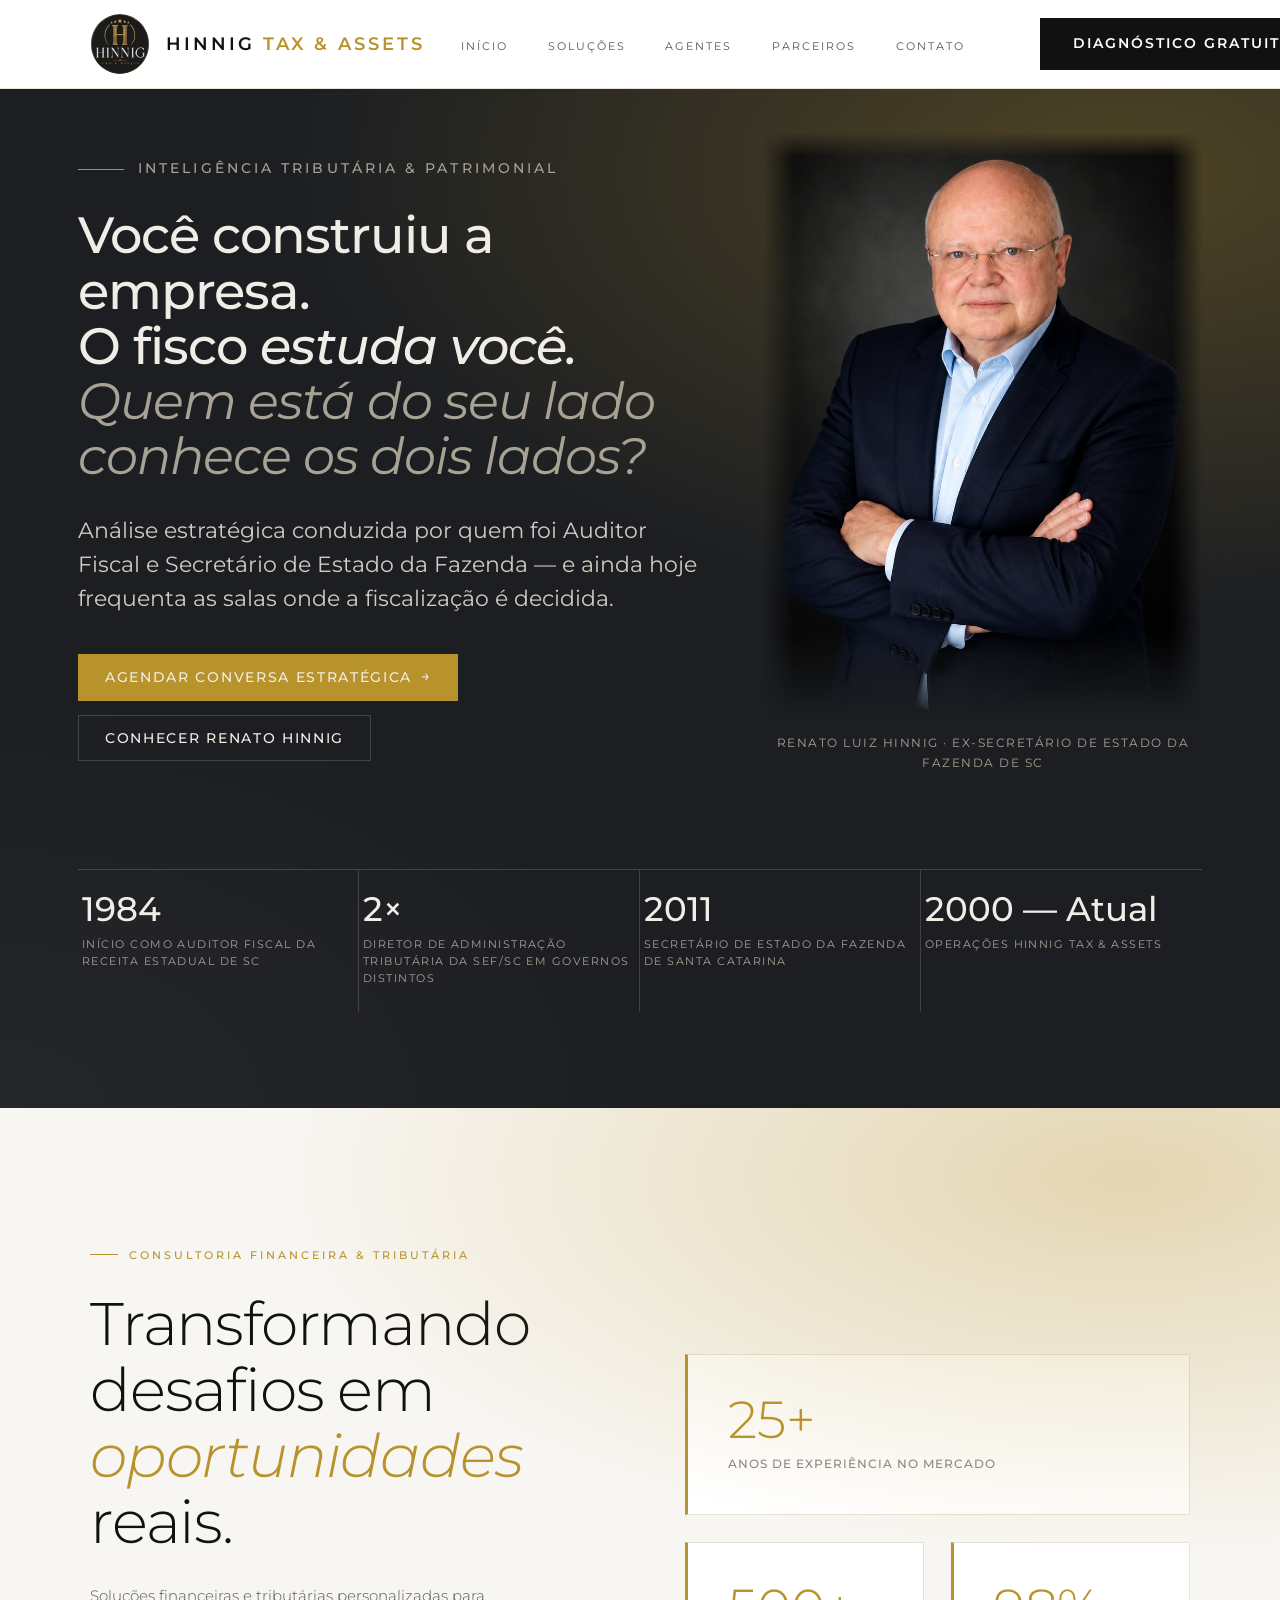
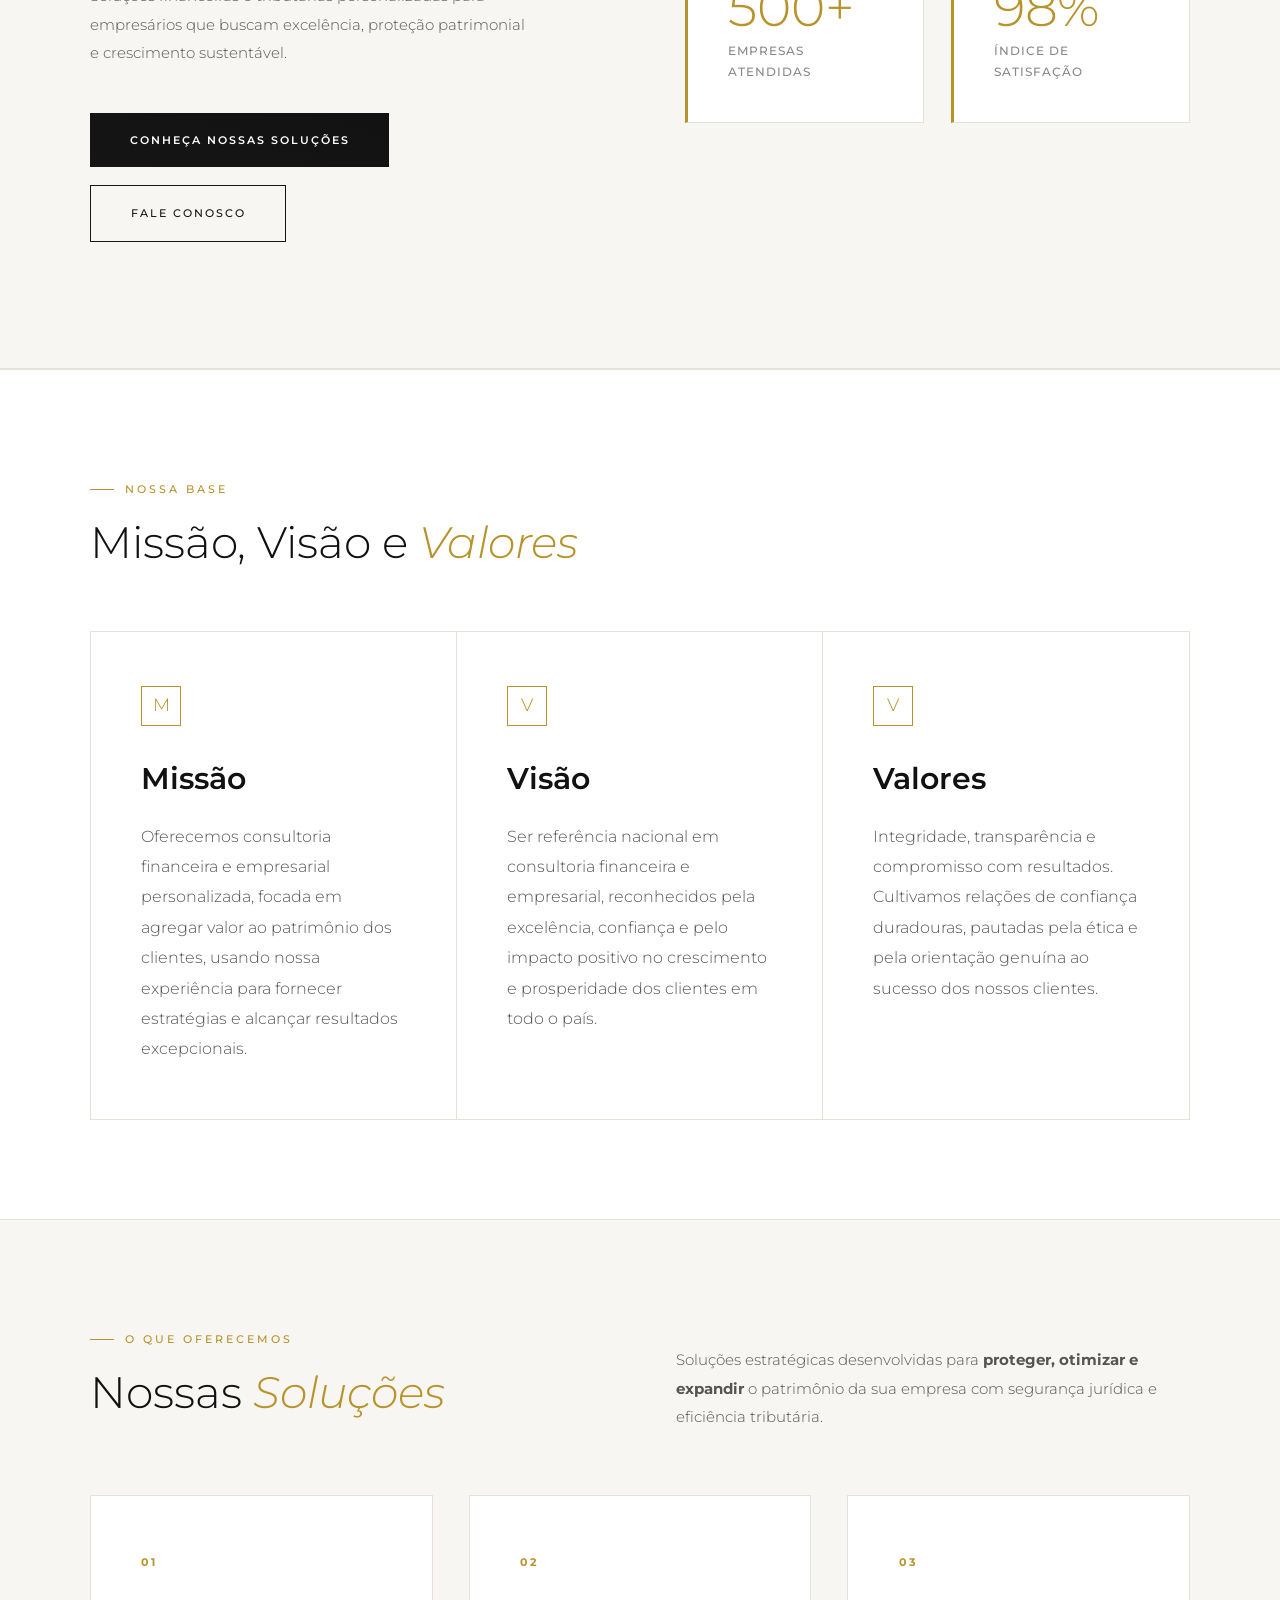
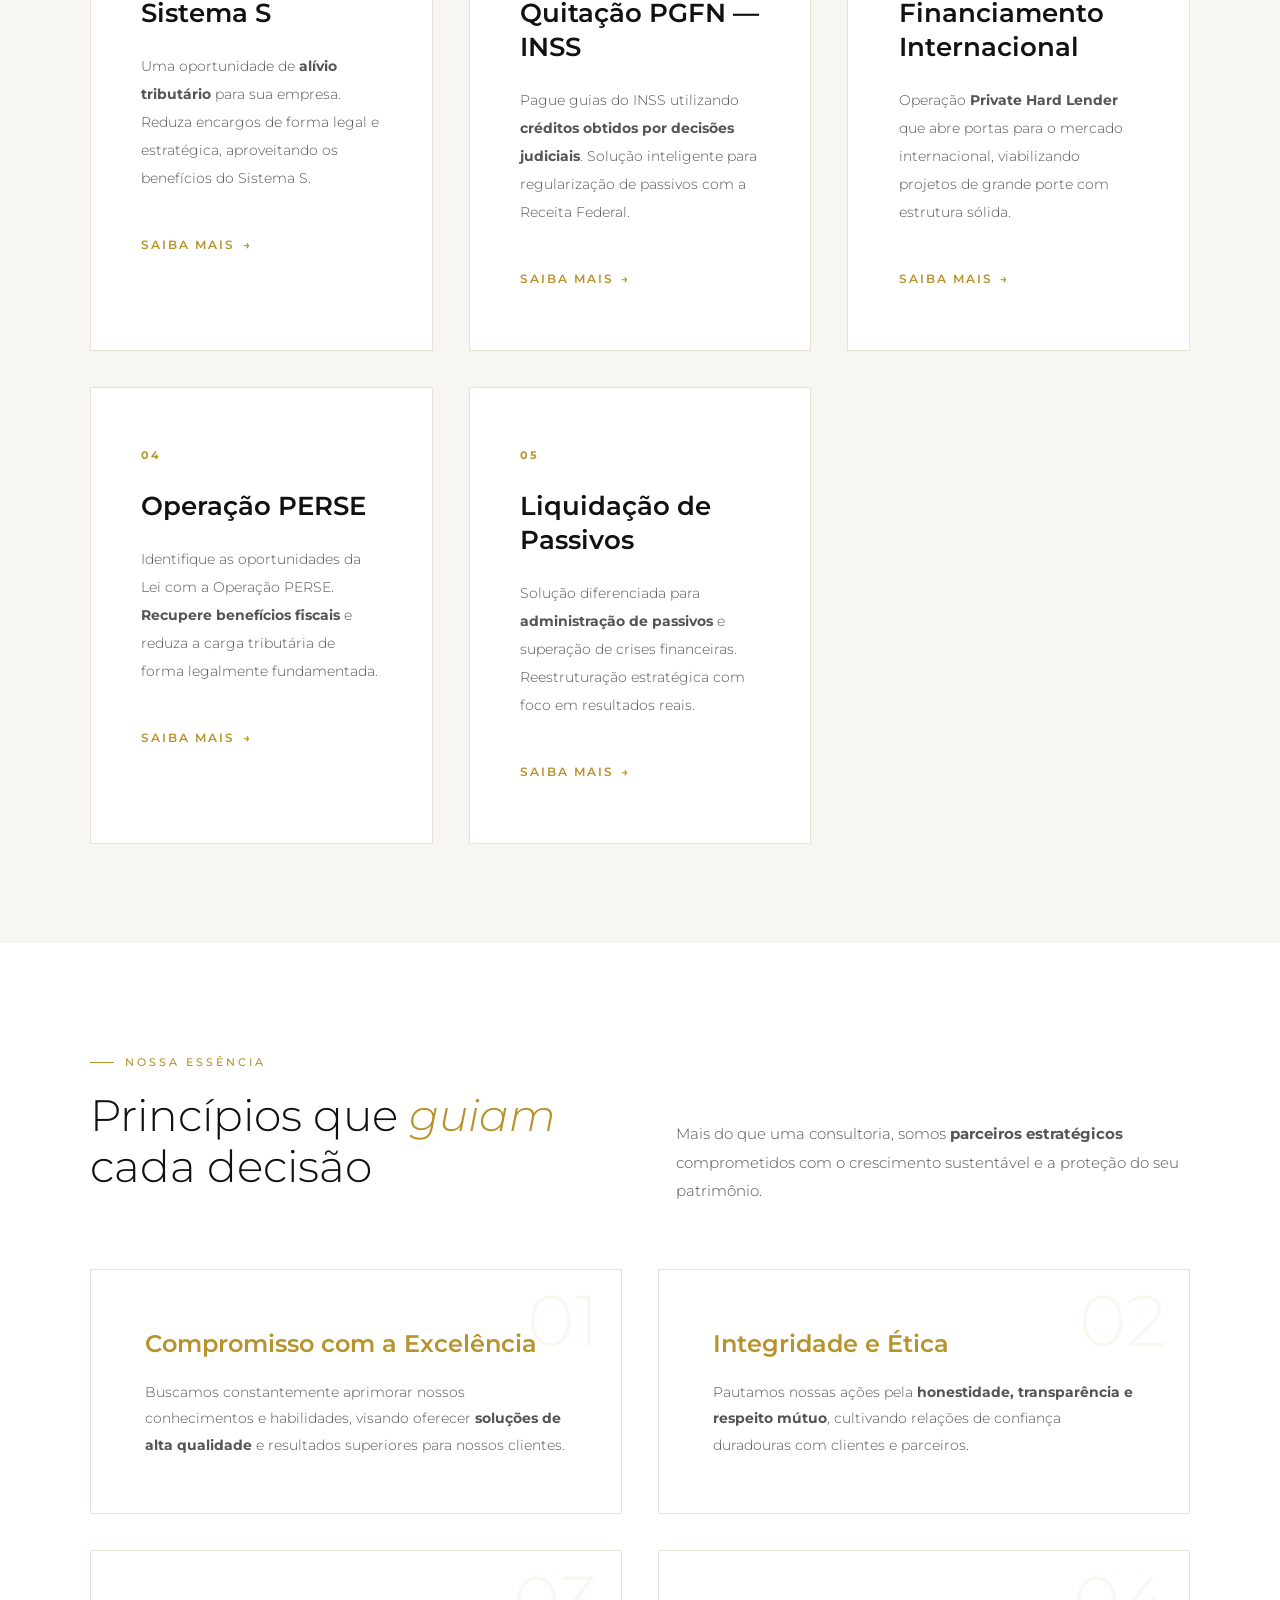
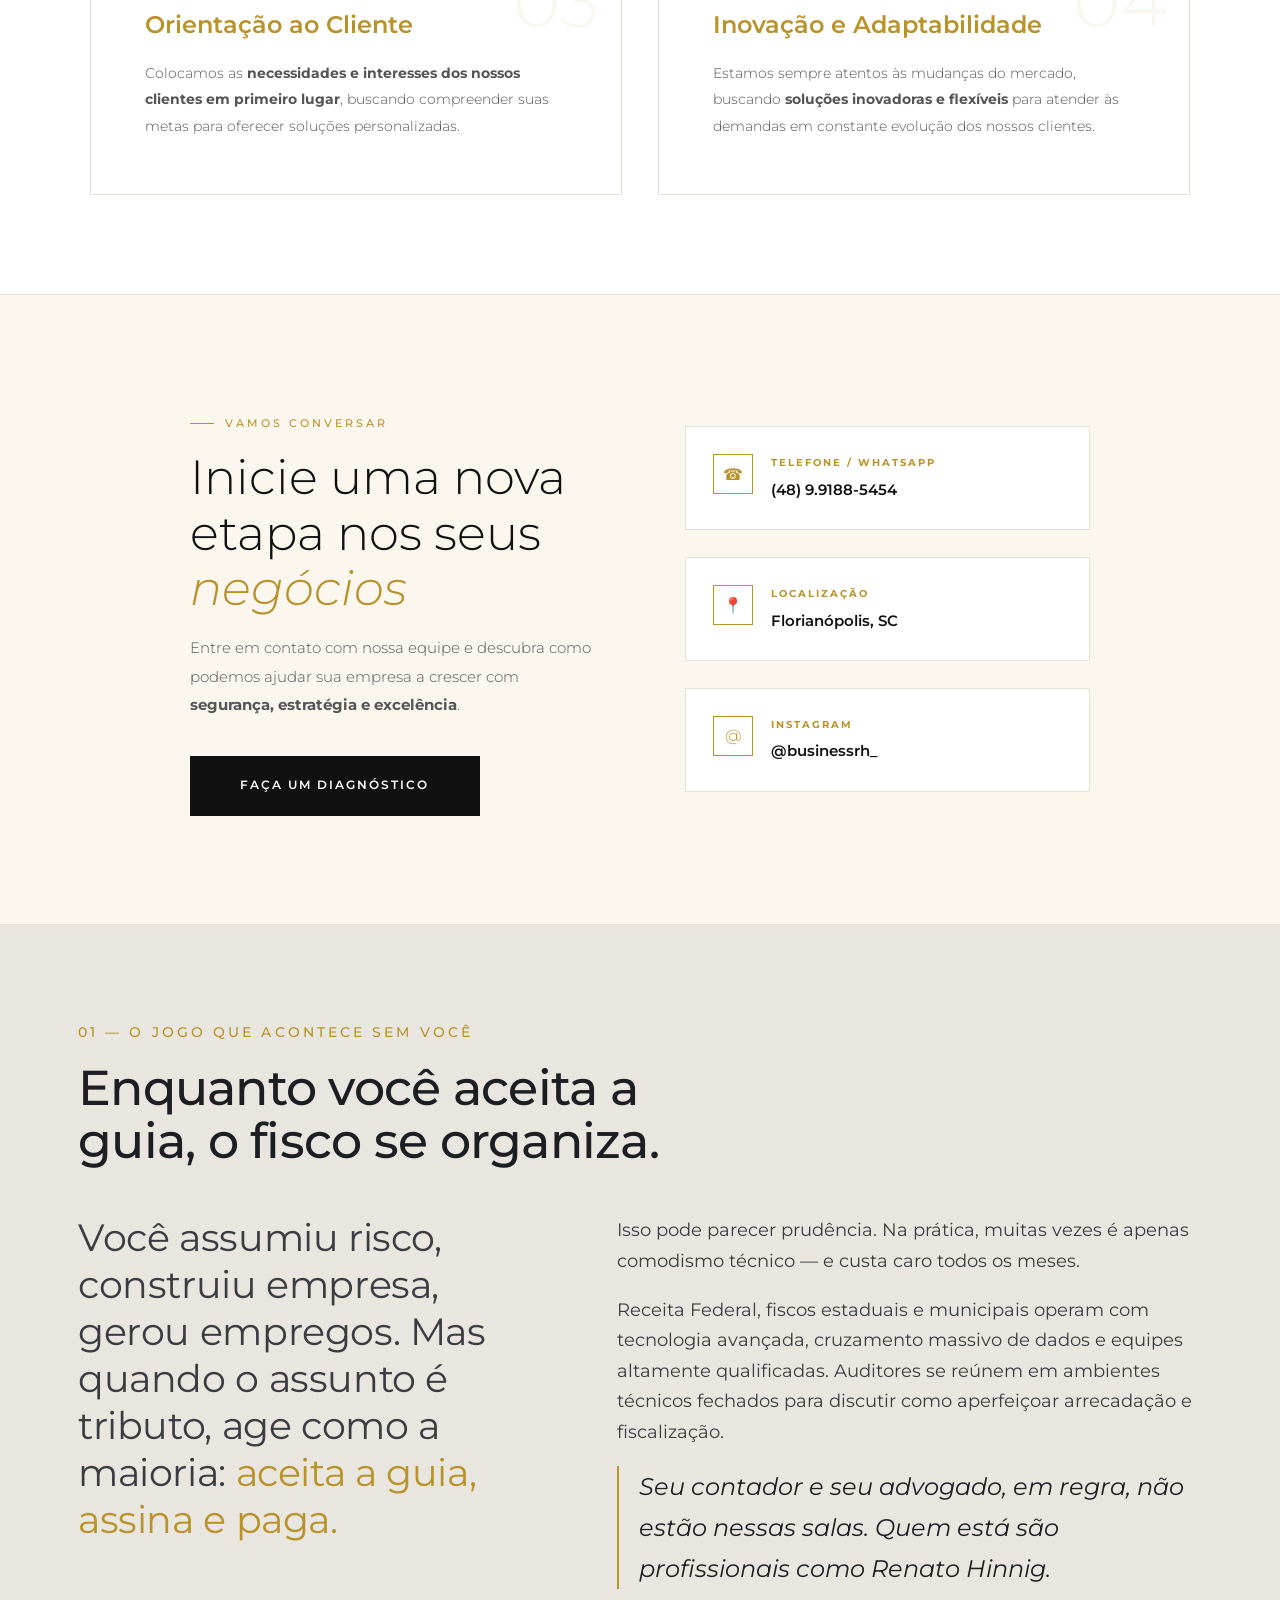
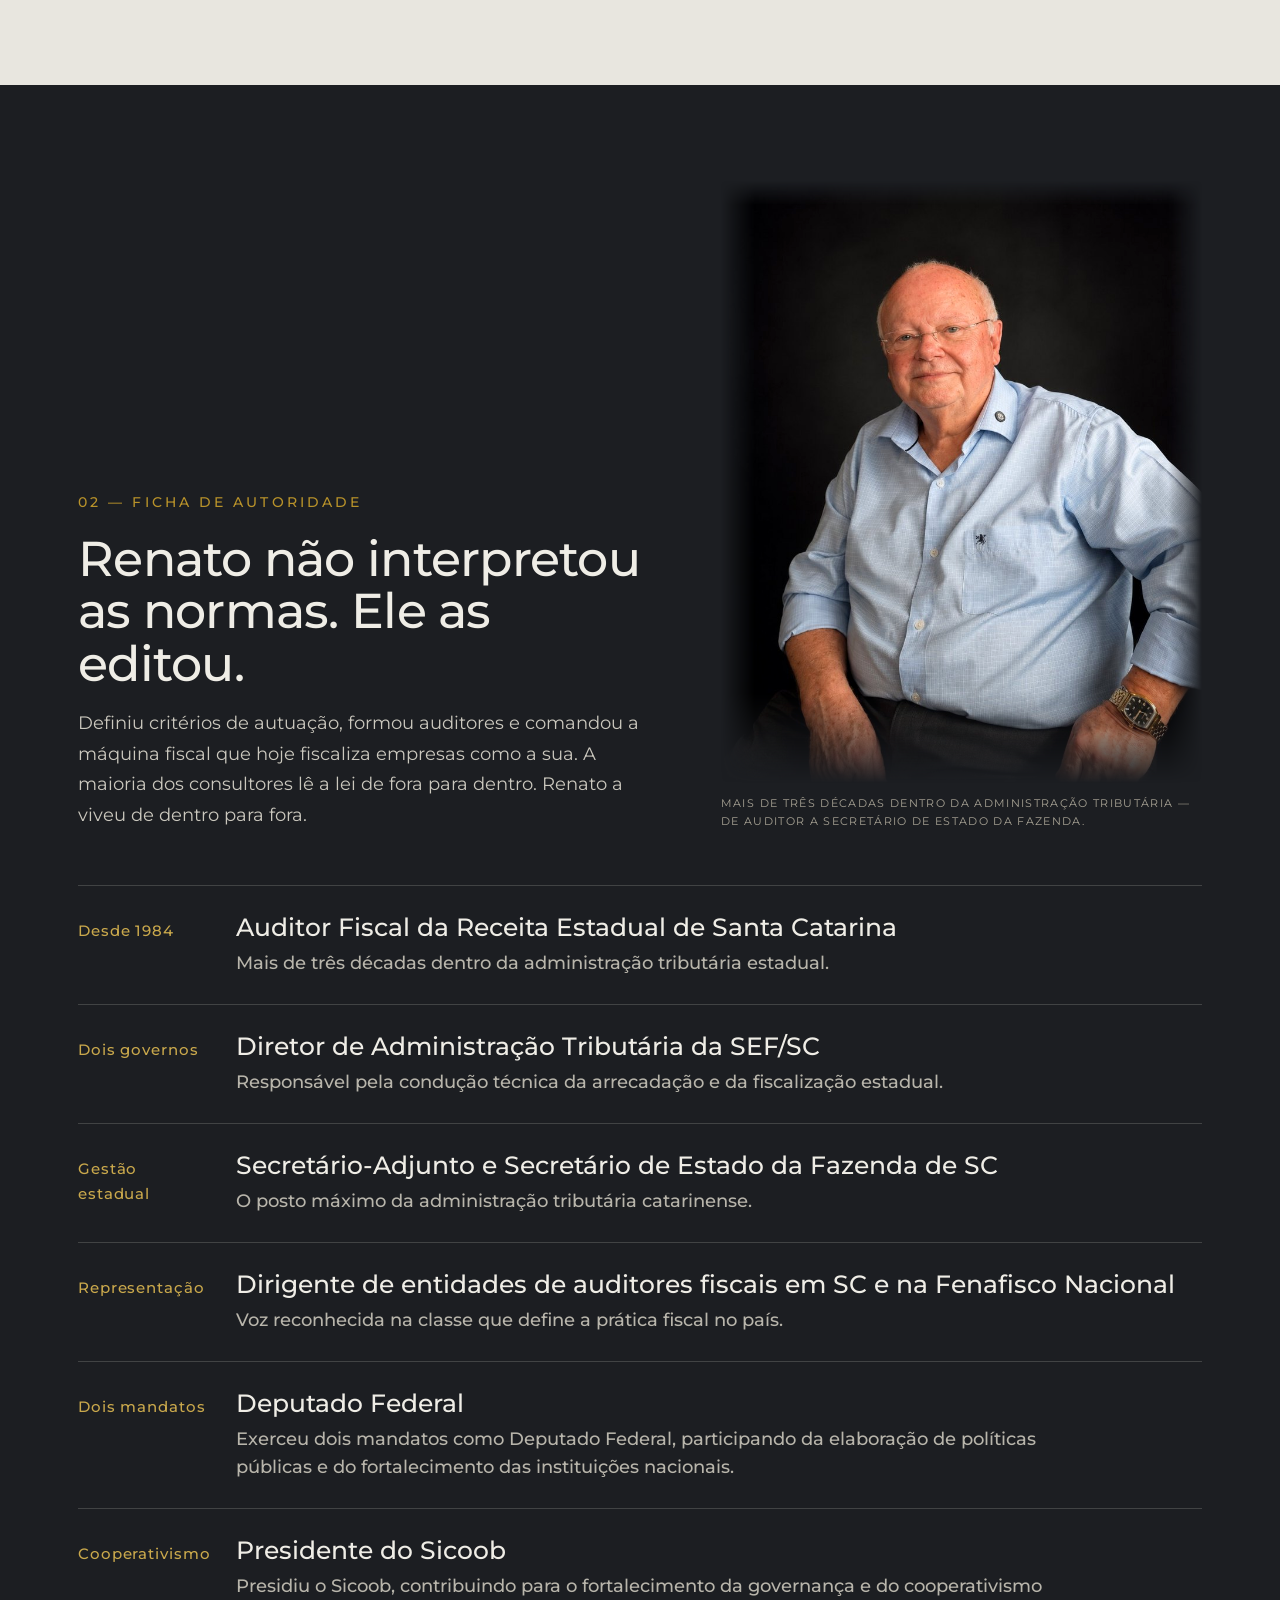
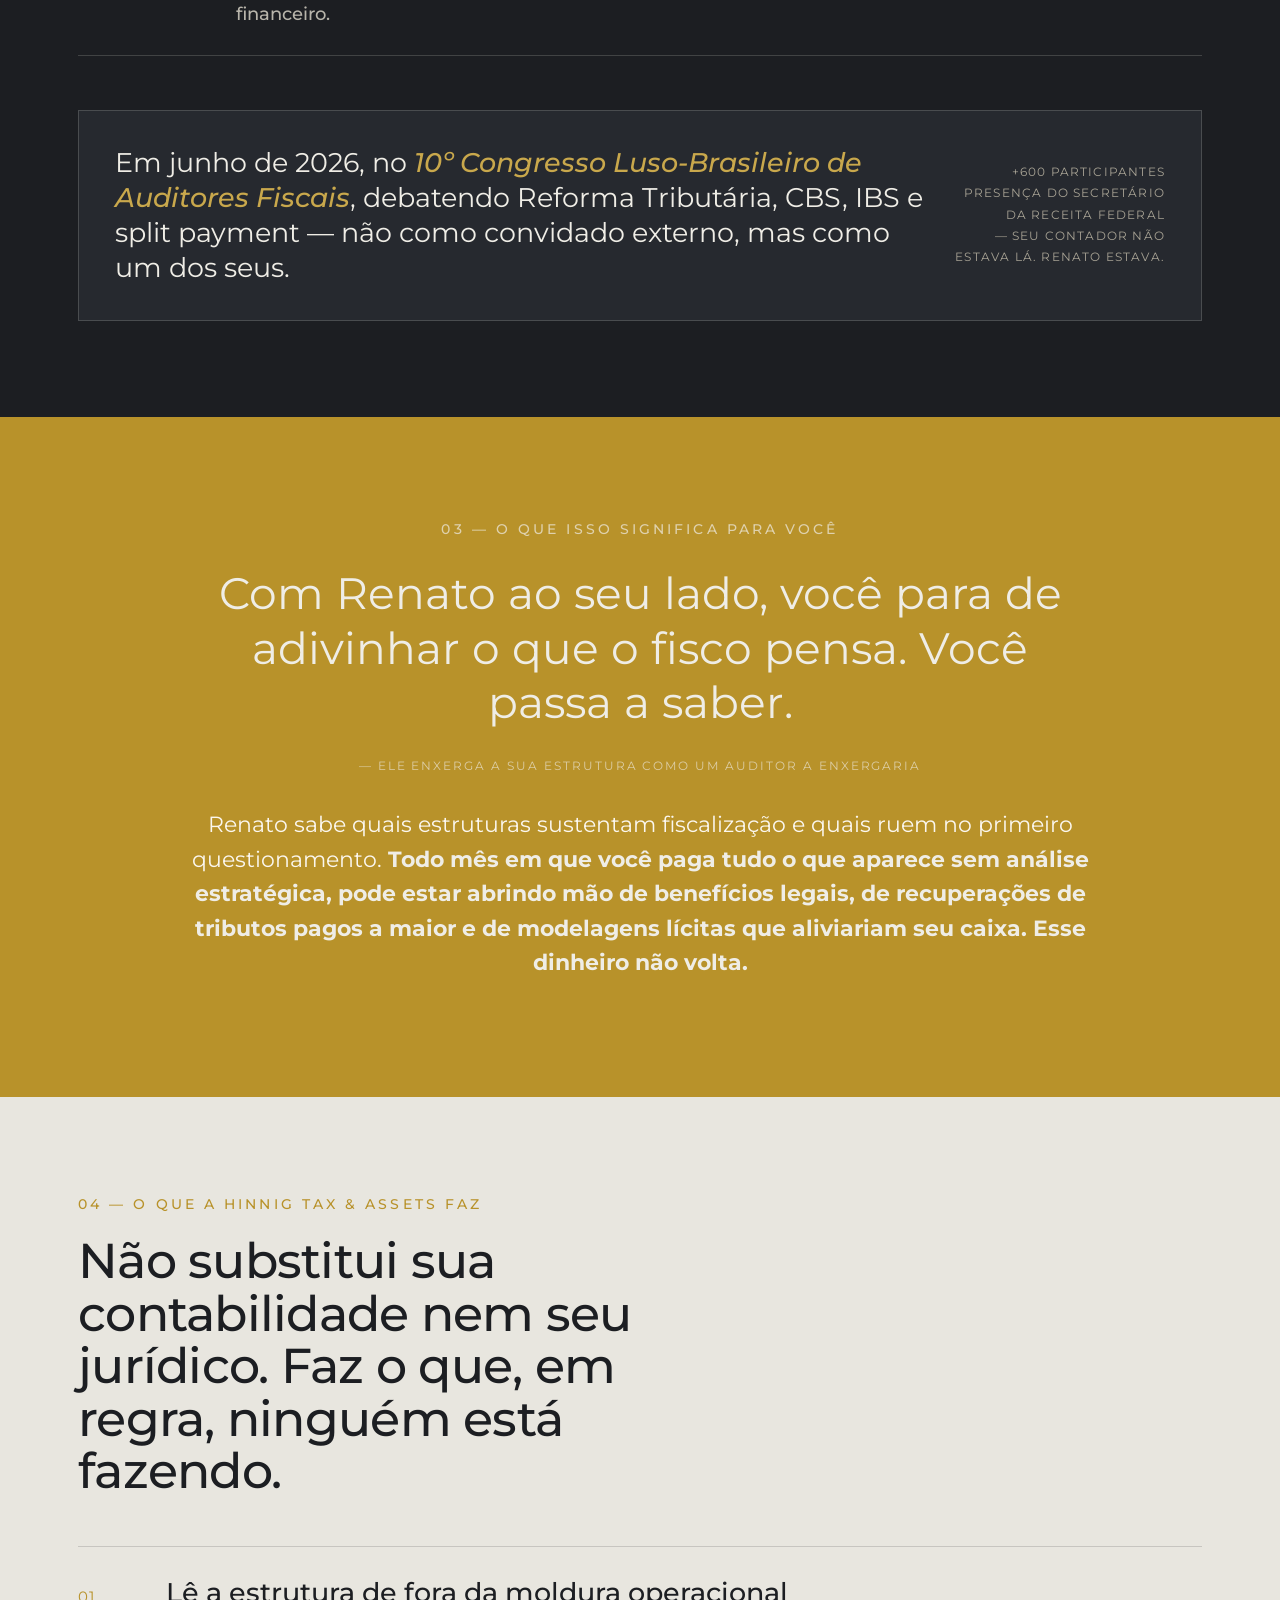
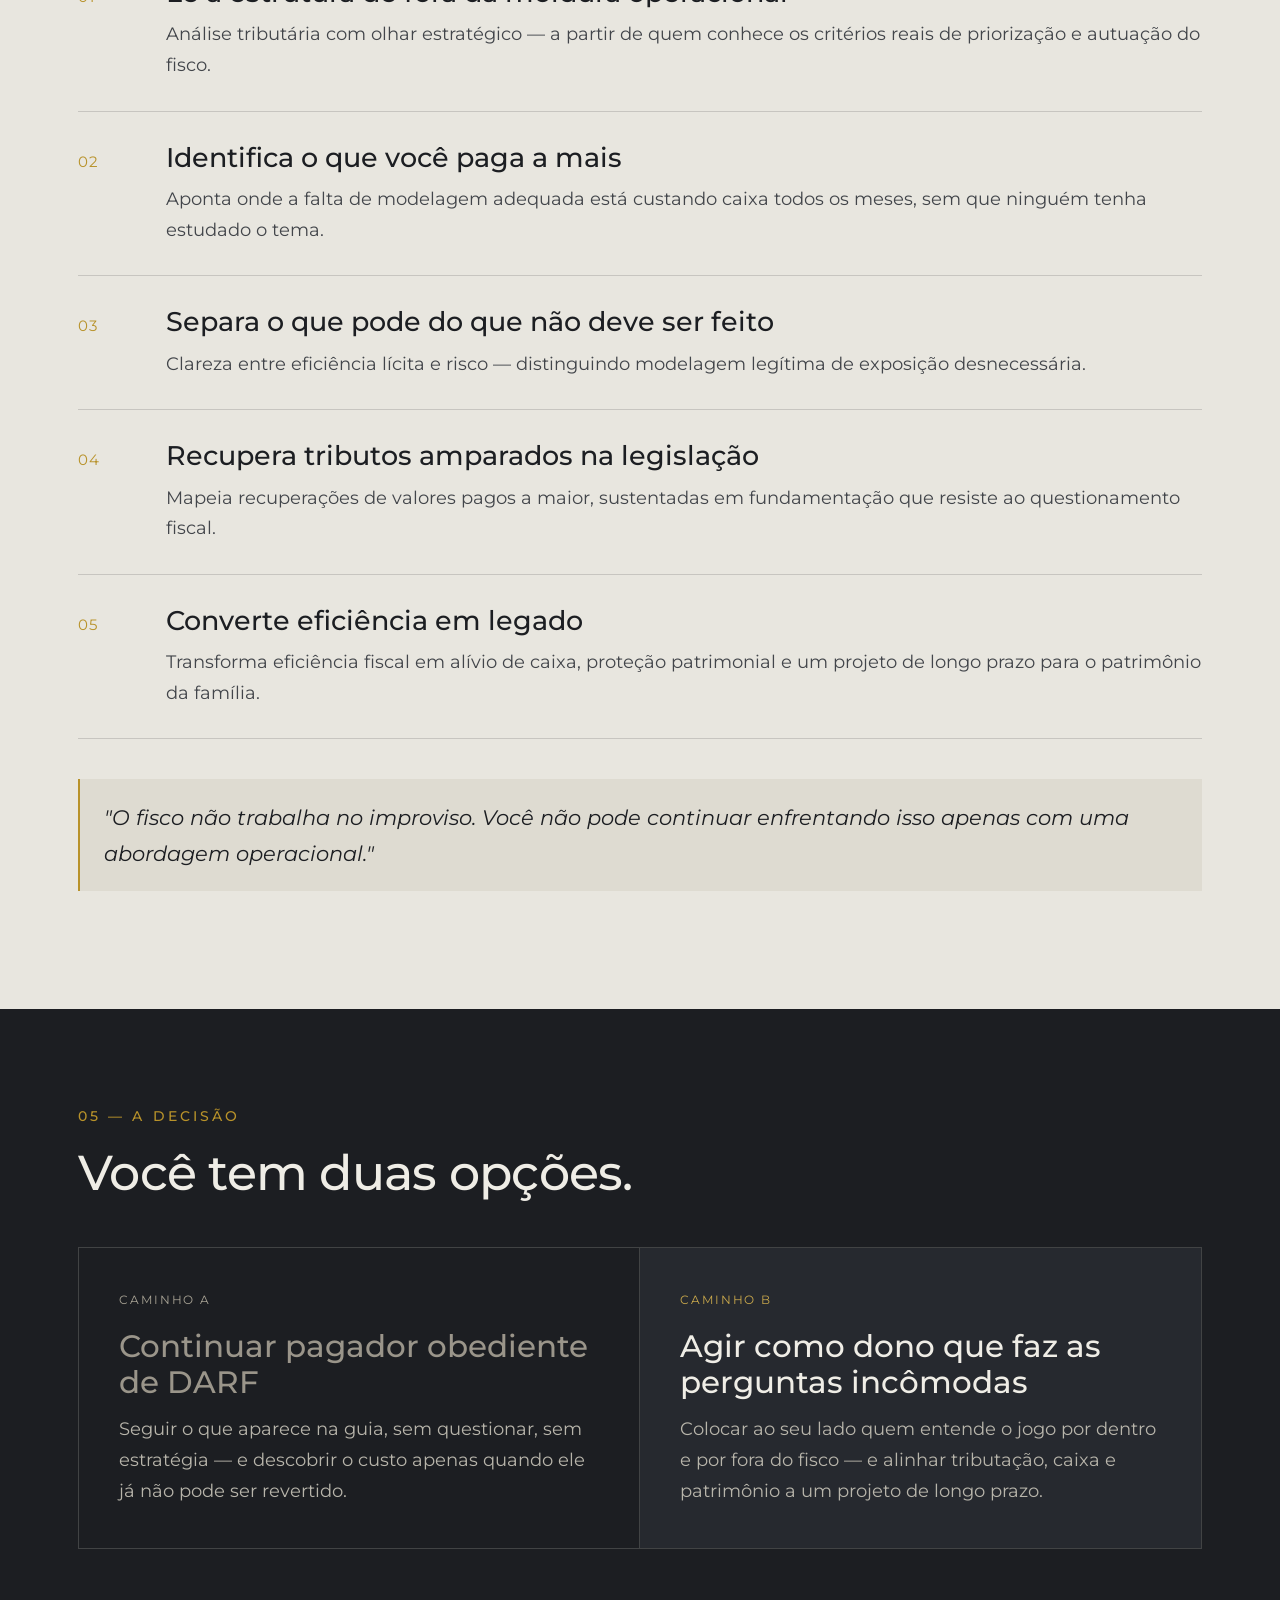
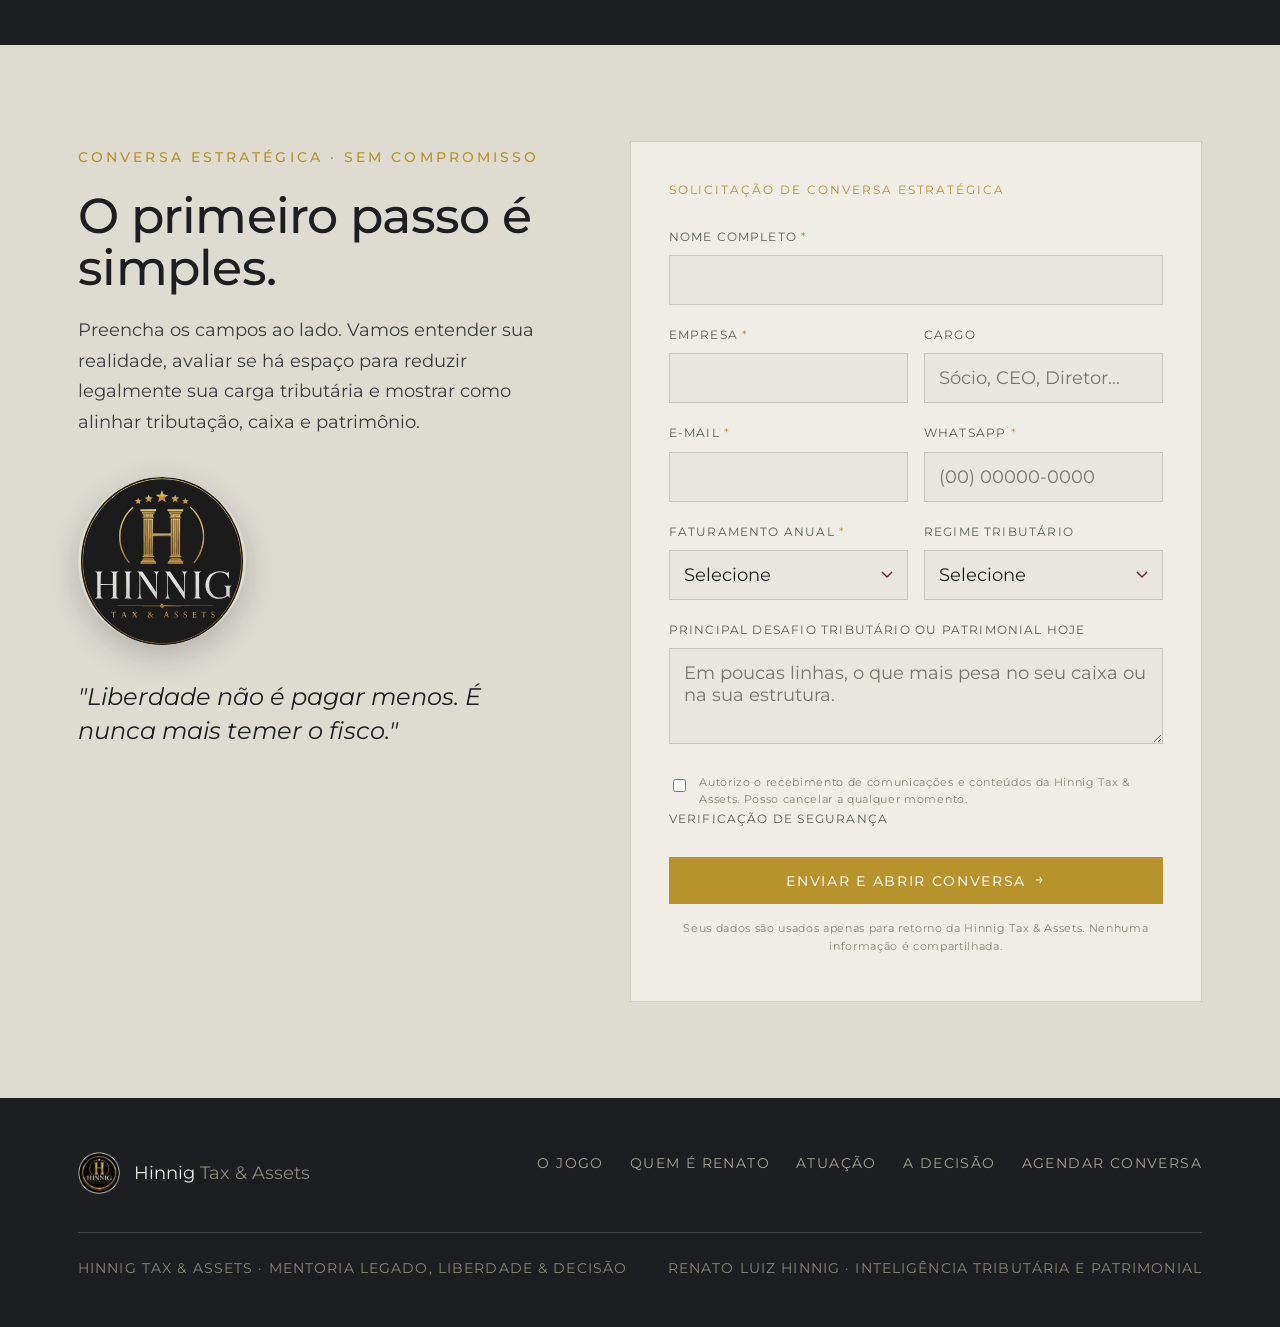
<file: index.html>
<!DOCTYPE html>

<html lang="pt-BR">
<head>
<meta charset="utf-8"/>
<meta content="width=device-width, initial-scale=1" name="viewport"/>
<title>Hinnig Tax &amp; Assets — Renato Hinnig | Inteligência Tributária e Patrimonial</title>
<meta content="Hinnig Tax &amp; Assets e Renato Hinnig: inteligência tributária, recuperação de tributos, eficiência fiscal, proteção patrimonial e conversa estratégica para empresários." name="description"/>
<meta content="Renato Luiz Hinnig" name="author"/>
<meta content="index, follow" name="robots"/>
<meta content="website" property="og:type"/>
<meta content="pt_BR" property="og:locale"/>
<meta content="Hinnig Tax &amp; Assets" property="og:site_name"/>
<meta content="Renato Hinnig — Hinnig Tax &amp; Assets" property="og:title"/>
<meta content="Quem está do seu lado conhece os dois lados do fisco. Análise tributária estratégica para empresários." property="og:description"/>
<meta content="#1C1E22" name="theme-color"/>
<link href="[data-uri]" rel="icon" type="image/png"/>
<link href="[data-uri]" rel="apple-touch-icon"/>
<link crossorigin="" href="https://fonts.gstatic.com" rel="preconnect"/>
<link href="https://fonts.googleapis.com/css2?family=Cormorant+Garamond:ital,wght@0,300;0,400;0,500;0,600;0,700;1,300;1,400;1,500;1,600;1,700&family=Montserrat:wght@300;400;500;600;700&display=swap" rel="stylesheet">
<style>
:root{
  --ink:#1C1E22;
  --ink-2:#26292F;
  --ink-3:#33373F;
  --paper:#E8E6DF;
  --paper-2:#DEDBD1;
  --paper-3:#D2CEC2;
  --oxblood:#B8922A;
  --oxblood-bright:#C9A84C;
  --pewter:#8C8678;
  --pewter-2:#A7A294;
  --bone:#EFEDE6;
  --line-dark:rgba(232,230,223,.18);
  --line-light:rgba(28,30,34,.16);
  --serif:"Fraunces",Georgia,serif;
  --body:"Newsreader",Georgia,serif;
  --mono:"Spline Sans Mono",ui-monospace,monospace;
}
*{box-sizing:border-box}
html{scroll-behavior:smooth}
@media (prefers-reduced-motion:reduce){html{scroll-behavior:auto}}
body{
  margin:0;background:var(--paper);color:var(--ink);
  font-family:var(--body);font-size:18px;line-height:1.68;
  -webkit-font-smoothing:antialiased;text-rendering:optimizeLegibility;
}
.wrap{max-width:1180px;margin:0 auto;padding:0 28px}
@media(max-width:640px){.wrap{padding:0 20px}}
a{color:inherit}
img{display:block;max-width:100%}

/* type */
h1,h2,h3{font-family:var(--serif);font-weight:500;font-optical-sizing:auto;margin:0}
.eyebrow{font-family:var(--mono);font-size:.72rem;font-weight:500;letter-spacing:.22em;text-transform:uppercase;color:var(--oxblood)}
.eyebrow.muted{color:var(--pewter)}
.eyebrow.bone{color:var(--pewter-2)}
.lead{font-size:1.28rem;line-height:1.6}
.fineprint{font-family:var(--mono);font-size:.7rem;letter-spacing:.14em;text-transform:uppercase;color:var(--pewter)}

/* buttons */
.btn{display:inline-flex;align-items:center;gap:.6em;font-family:var(--mono);font-size:.8rem;font-weight:500;letter-spacing:.12em;text-transform:uppercase;text-decoration:none;padding:15px 26px;border:1px solid transparent;cursor:pointer;transition:.25s ease;line-height:1}
.btn-primary{background:var(--oxblood);color:var(--bone);border-color:var(--oxblood)}
.btn-primary:hover{background:var(--oxblood-bright);border-color:var(--oxblood-bright)}
.btn-ghost{background:transparent;color:var(--ink);border-color:var(--line-light)}
.btn-ghost:hover{border-color:var(--ink);background:rgba(28,30,34,.04)}
.btn-ghost.on-ink{color:var(--bone);border-color:var(--line-dark)}
.btn-ghost.on-ink:hover{border-color:var(--bone);background:rgba(239,237,230,.06)}
.btn .arrow{font-family:var(--serif);font-size:1.05em;transform:translateY(-1px)}
:focus-visible{outline:2px solid var(--oxblood);outline-offset:3px}

/* header */
header{
  position:sticky;
  top:0;
  z-index:50;
  background:#FFFFFF;
  border-bottom:1px solid #E8E2D6;
}
header.solid{
  background:#FFFFFF;
  border-bottom:1px solid #E8E2D6;
  backdrop-filter:none;
}
.nav{
  display:flex;
  align-items:center;
  justify-content:space-between;
  height:86px;
  color:#111111;
}
.brand{
  display:flex;
  align-items:center;
  gap:.8rem;
  line-height:1;
  text-decoration:none;
  color:#111111;
}
.nav-logo-circle{
  width:38px;
  height:38px;
  border-radius:50%;
  border:1.5px solid #B8922A;
  display:flex;
  align-items:center;
  justify-content:center;
  font-family:'Cormorant Garamond', Georgia, serif;
  font-size:17px;
  color:#B8922A;
  flex:none;
}
.nav-brand{
  font-family:'Cormorant Garamond', Georgia, serif;
  font-size:18px;
  font-weight:600;
  letter-spacing:3px;
  color:#111111;
  white-space:nowrap;
}
.nav-brand span{color:#B8922A}
.navlinks{
  display:flex;
  gap:2.5rem;
  align-items:center;
}
.navlinks a{
  font-family:'Montserrat', Arial, sans-serif;
  font-size:11px;
  letter-spacing:2px;
  text-transform:uppercase;
  text-decoration:none;
  color:#555555;
  transition:color .3s;
}
.navlinks a:hover,.navlinks a.active{color:#B8922A}
.nav-dropdown{position:relative}
.nav-dropdown-menu{
  display:none;
  position:absolute;
  top:100%;
  left:0;
  background:#FFFFFF;
  border:1px solid #E8E2D6;
  min-width:260px;
  padding:.5rem 0;
  z-index:9999;
  box-shadow:0 10px 30px rgba(0,0,0,.08);
}
.nav-dropdown:hover .nav-dropdown-menu{display:block}
.nav-dropdown-menu a{
  display:block;
  padding:.8rem 1.4rem;
  font-size:11px;
  letter-spacing:1px;
  color:#555555;
  white-space:nowrap;
}
.nav-dropdown-menu a:hover{background:#FBF7EF;color:#B8922A}
.nav-cta{
  background:#111111;
  border:none;
  color:#FFFFFF;
  padding:.8rem 1.8rem;
  font-family:'Montserrat', Arial, sans-serif;
  font-size:11px;
  letter-spacing:2px;
  text-transform:uppercase;
  font-weight:600;
  text-decoration:none;
  transition:all .3s;
  line-height:1;
}
.nav-cta:hover{background:#B8922A;color:#FFFFFF}
.menu-toggle{display:none}
@media(max-width:980px){
  .navlinks{gap:1.2rem}
  .nav-brand{font-size:16px;letter-spacing:2px}
}
@media(max-width:860px){
  .navlinks{display:none}
  .nav-cta{padding:10px 16px;font-size:.72rem}
}

/* hero */
.hero{background:var(--ink);color:var(--bone);position:relative;overflow:hidden;margin-top:0;padding-top:0}
.hero::before{content:"";position:absolute;inset:0;background:
   radial-gradient(120% 80% at 88% 8%,rgba(184,146,42,.32),transparent 55%),
   radial-gradient(90% 70% at 0% 100%,rgba(255,255,255,.04),transparent 60%);
   pointer-events:none}
.hero-grid{position:relative;display:grid;grid-template-columns:1.18fr .82fr;gap:56px;align-items:center;padding:44px 0 84px}
.hero-eyebrow{display:flex;align-items:center;gap:14px;margin-bottom:26px}
.hero-eyebrow .rule{height:1px;width:46px;background:var(--oxblood)}
.hero h1{font-size:clamp(2.1rem,4vw,3.55rem);line-height:1.08;letter-spacing:-.02em;font-weight:500}
.hero h1 .accent{font-style:italic;font-weight:400;color:var(--pewter-2)}
.hero h1 em{font-style:italic;color:var(--bone)}
.hero-sub{font-size:1.22rem;line-height:1.55;color:#cfccc2;margin:30px 0 38px;max-width:30em}
.hero-cta{display:flex;gap:14px;flex-wrap:wrap}
.portrait{position:relative}
.portrait img{width:100%;height:auto;display:block;filter:saturate(.97) contrast(1.02)}
.blend{
  -webkit-mask-image:linear-gradient(to right,transparent 0,#000 7%,#000 93%,transparent 100%),linear-gradient(to bottom,transparent 0,#000 4%,#000 85%,transparent 100%);
  mask-image:linear-gradient(to right,transparent 0,#000 7%,#000 93%,transparent 100%),linear-gradient(to bottom,transparent 0,#000 4%,#000 85%,transparent 100%);
  -webkit-mask-composite:source-in;mask-composite:intersect;
  -webkit-mask-repeat:no-repeat;mask-repeat:no-repeat}
.portrait-cap{font-family:var(--mono);font-size:.64rem;letter-spacing:.13em;text-transform:uppercase;color:var(--pewter-2);margin-top:16px;text-align:center}
.hero-strip{position:relative;border-top:1px solid var(--line-dark);display:grid;grid-template-columns:repeat(4,1fr)}
.hero-strip .cell{padding:22px 4px 26px}
.hero-strip .cell:not(:last-child){border-right:1px solid var(--line-dark)}
.hero-strip .n{font-family:var(--serif);font-size:1.9rem;font-weight:500;line-height:1;color:var(--bone)}
.hero-strip .l{font-family:var(--mono);font-size:.62rem;letter-spacing:.13em;text-transform:uppercase;color:var(--pewter-2);margin-top:10px;line-height:1.5}
@media(max-width:860px){
  .hero-grid{grid-template-columns:1fr;gap:40px;padding:40px 0 60px}
  .portrait{max-width:360px}
  .hero-strip{grid-template-columns:1fr 1fr}
  .hero-strip .cell:nth-child(2){border-right:none}
  .hero-strip .cell:nth-child(1),.hero-strip .cell:nth-child(2){border-bottom:1px solid var(--line-dark)}
}

/* generic section */
section{padding:96px 0}
@media(max-width:640px){section{padding:64px 0}}
.section-head{max-width:34em}
.section-head .eyebrow{display:block;margin-bottom:18px}
.section-head h2{font-size:clamp(2rem,3.8vw,3.05rem);line-height:1.08;letter-spacing:-.015em}

/* opening / tension */
.tension{background:var(--paper)}
.tension .grid{display:grid;grid-template-columns:0.9fr 1.1fr;gap:60px;align-items:start}
.pull{font-family:var(--serif);font-size:clamp(1.7rem,3vw,2.5rem);line-height:1.22;font-weight:400;letter-spacing:-.01em}
.pull .ox{color:var(--oxblood)}
.tension p{margin:0 0 18px;color:#3a3c40}
.tension p:last-child{margin-bottom:0}
.tension .kicker{font-family:var(--serif);font-style:italic;font-size:1.35rem;color:var(--ink);border-left:2px solid var(--oxblood);padding-left:20px;margin-top:8px}
@media(max-width:780px){.tension .grid{grid-template-columns:1fr;gap:34px}}

/* dossier / authority record */
.dossier{background:var(--ink);color:var(--bone)}
.dossier .top{display:grid;grid-template-columns:1fr .82fr;gap:56px;align-items:end;margin-bottom:54px}
.dossier h2{color:var(--bone);font-size:clamp(2rem,3.8vw,3.05rem);line-height:1.08;letter-spacing:-.015em}
.dossier .top p{color:#cbc8be;margin:18px 0 0}
.cong{position:relative}
.cong img{width:100%;height:auto;display:block;filter:contrast(1.03)}
.cong .cap{font-family:var(--mono);font-size:.62rem;letter-spacing:.12em;text-transform:uppercase;color:var(--pewter-2);margin-top:12px;line-height:1.6}
.record{border-top:1px solid var(--line-dark)}
.rec-row{display:grid;grid-template-columns:130px 1fr;gap:28px;padding:26px 0;border-bottom:1px solid var(--line-dark);align-items:baseline}
.rec-row .yr{font-family:var(--mono);font-size:.82rem;letter-spacing:.06em;color:var(--oxblood-bright);font-weight:500}
.rec-row .role{font-family:var(--serif);font-size:1.4rem;font-weight:500;line-height:1.2}
.rec-row .role span{display:block;font-family:var(--body);font-size:1rem;color:#b8b5ab;margin-top:8px;line-height:1.55;max-width:46em}
@media(max-width:640px){.rec-row{grid-template-columns:1fr;gap:8px}}
.proof{margin-top:54px;background:var(--ink-2);border:1px solid var(--line-dark);padding:34px 36px;display:grid;grid-template-columns:1fr auto;gap:30px;align-items:center}
.proof .q{font-family:var(--serif);font-size:1.5rem;line-height:1.3;font-weight:400}
.proof .q b{color:var(--oxblood-bright);font-weight:500;font-style:italic}
.proof .meta{font-family:var(--mono);font-size:.66rem;letter-spacing:.1em;text-transform:uppercase;color:var(--pewter-2);text-align:right;line-height:1.8;white-space:nowrap}
@media(max-width:780px){.dossier .top{grid-template-columns:1fr;gap:34px}.proof{grid-template-columns:1fr;gap:18px}.proof .meta{text-align:left;white-space:normal}}

/* meaning band */
.meaning{background:var(--oxblood);color:var(--bone)}
.meaning .inner{max-width:50rem;margin:0 auto;text-align:center}
.meaning .eyebrow{color:rgba(239,237,230,.7)}
.meaning blockquote{margin:24px 0 0;font-family:var(--serif);font-size:clamp(1.7rem,3.4vw,2.7rem);line-height:1.25;font-weight:400}
.meaning .cite{font-family:var(--mono);font-size:.68rem;letter-spacing:.16em;text-transform:uppercase;color:rgba(239,237,230,.65);margin-top:26px}
.meaning .turn{font-size:1.2rem;line-height:1.6;color:#FBF7EF;margin-top:30px}
.meaning .turn b{color:var(--bone)}

/* services */
.services{background:var(--paper)}
.svc-list{margin-top:48px;border-top:1px solid var(--line-light)}
.svc{display:grid;grid-template-columns:62px 1fr;gap:26px;padding:30px 0;border-bottom:1px solid var(--line-light);align-items:baseline}
.svc .num{font-family:var(--mono);font-size:.85rem;color:var(--oxblood);letter-spacing:.05em;padding-top:6px}
.svc h3{font-size:1.5rem;font-weight:500;line-height:1.2}
.svc p{margin:10px 0 0;color:#42454a}
.svc-note{margin-top:40px;font-family:var(--serif);font-style:italic;font-size:1.18rem;color:var(--ink);background:var(--paper-2);border-left:2px solid var(--oxblood);padding:20px 24px}
@media(max-width:640px){.svc{grid-template-columns:1fr;gap:6px}.svc .num{padding-top:0}}

/* decision */
.decision{background:var(--ink);color:var(--bone)}
.dec-grid{display:grid;grid-template-columns:1fr 1fr;gap:0;border:1px solid var(--line-dark);margin-top:48px}
.dec-col{padding:42px 40px}
.dec-col:first-child{border-right:1px solid var(--line-dark)}
.dec-col .tag{font-family:var(--mono);font-size:.66rem;letter-spacing:.16em;text-transform:uppercase;color:var(--pewter-2);margin-bottom:18px}
.dec-col h3{font-size:1.7rem;font-weight:500;line-height:1.18;margin-bottom:14px}
.dec-col p{color:#b8b5ab;margin:0}
.dec-col.bad h3{color:#9a958a}
.dec-col.good{background:var(--ink-2)}
.dec-col.good h3{color:var(--bone)}
.dec-col.good .tag{color:var(--oxblood-bright)}
@media(max-width:700px){.dec-grid{grid-template-columns:1fr}.dec-col:first-child{border-right:none;border-bottom:1px solid var(--line-dark)}}

/* contact / form */
.contact{background:var(--paper-2)}
.contact .grid{display:grid;grid-template-columns:0.92fr 1.08fr;gap:64px;align-items:start}
.contact h2{font-size:clamp(2rem,3.8vw,3rem);line-height:1.08;letter-spacing:-.015em}
.contact .intro{color:#3a3c40;margin:20px 0 0}
.seal-wrap{margin-top:40px}
.seal-mark{width:168px;height:168px;border-radius:50%;display:block;box-shadow:0 10px 30px rgba(28,30,34,.22)}
.tagline{font-family:var(--serif);font-style:italic;font-size:1.35rem;line-height:1.4;color:var(--ink);margin-top:34px;max-width:20em}

.form{background:var(--bone);border:1px solid var(--line-light);padding:38px 38px 34px}
.form .fhead{font-family:var(--mono);font-size:.68rem;letter-spacing:.16em;text-transform:uppercase;color:var(--oxblood);margin-bottom:26px}
.field{margin-bottom:20px}
.field label{display:block;font-family:var(--mono);font-size:.66rem;letter-spacing:.1em;text-transform:uppercase;color:#5a5c60;margin-bottom:8px}
.field label .req{color:var(--oxblood)}
.field input,.field select,.field textarea{
  width:100%;font-family:var(--body);font-size:1rem;color:var(--ink);
  background:var(--paper);border:1px solid var(--line-light);border-radius:0;
  padding:13px 14px;transition:border-color .2s}
.field textarea{resize:vertical;min-height:96px}
.field input:focus,.field select:focus,.field textarea:focus{outline:none;border-color:var(--oxblood)}
.field select{appearance:none;background-image:url("data:image/svg+xml;utf8,<svg xmlns='http://www.w3.org/2000/svg' width='12' height='8'><path d='M1 1l5 5 5-5' fill='none' stroke='%236E1F2A' stroke-width='1.4'/></svg>");background-repeat:no-repeat;background-position:right 14px center;padding-right:36px}
.row2{display:grid;grid-template-columns:1fr 1fr;gap:16px}
@media(max-width:520px){.row2{grid-template-columns:1fr}}
.form .submit{width:100%;justify-content:center;margin-top:8px}
.form .priv{font-family:var(--mono);font-size:.62rem;letter-spacing:.06em;color:var(--pewter);margin-top:16px;line-height:1.6;text-align:center}
.err{border-color:var(--oxblood)!important}
.form-msg{display:none;text-align:center;padding:14px 0 0}
.form-msg .ok{font-family:var(--serif);font-size:1.5rem;color:var(--oxblood);margin-bottom:8px}
.form-msg p{margin:0;color:#42454a;font-size:.96rem}
@media(max-width:900px){.contact .grid{grid-template-columns:1fr;gap:40px}.form{padding:30px 24px}}

/* footer */
footer{background:var(--ink);color:var(--pewter-2);padding:54px 0 46px}
.foot{display:flex;justify-content:space-between;gap:30px;flex-wrap:wrap;align-items:flex-start}
.foot .brand .b2{color:var(--pewter)}
.foot-links{display:flex;gap:26px;flex-wrap:wrap}
.foot-links a{font-family:var(--mono);font-size:.7rem;letter-spacing:.1em;text-transform:uppercase;text-decoration:none;color:var(--pewter-2)}
.foot-links a:hover{color:var(--bone)}
.foot-bottom{margin-top:38px;padding-top:24px;border-top:1px solid var(--line-dark);display:flex;justify-content:space-between;gap:16px;flex-wrap:wrap;font-family:var(--mono);font-size:.64rem;letter-spacing:.08em;text-transform:uppercase;color:var(--pewter)}

/* reveal */
.reveal{opacity:0;transform:translateY(20px);transition:opacity .7s ease,transform .7s ease}
.reveal.in{opacity:1;transform:none}
@media (prefers-reduced-motion:reduce){.reveal{opacity:1!important;transform:none!important;transition:none}}
</style>
<style>
.institutional *{margin:0;padding:0;box-sizing:border-box;}
.institutional{
  --gold:#B8922A;
  --gold-light:#C9A84C;
  --gold-bg:#FBF7EF;
  --black:#111111;
  --gray:#555555;
  --gray-light:#888888;
  --white:#FFFFFF;
  --off-white:#F8F6F2;
  --border:#E8E2D6;
}
.institutional{background:var(--white);color:var(--black);font-family:'Montserrat',sans-serif;font-weight:300;overflow-x:hidden;}

.institutional /* NAV */
header > nav{background:var(--white);border-bottom:1px solid var(--border);display:flex;align-items:center;justify-content:space-between;padding:1.4rem 5rem;position:sticky;top:0;z-index:100;}
.institutional .nav-logo{display:flex;align-items:center;gap:0.8rem;}
.institutional .nav-logo-circle{width:38px;height:38px;border-radius:50%;border:1.5px solid var(--gold);display:flex;align-items:center;justify-content:center;font-family:'Cormorant Garamond',serif;font-size:17px;color:var(--gold);}
.institutional .nav-brand{font-family:'Cormorant Garamond',serif;font-size:18px;font-weight:600;letter-spacing:3px;color:var(--black);}
.institutional .nav-brand span{color:var(--gold);}
.institutional .nav-links{display:flex;gap:2.5rem;list-style:none;}
.institutional .nav-links a{text-decoration:none;color:var(--gray);font-size:11px;letter-spacing:2px;text-transform:uppercase;transition:color 0.3s;}
.institutional .nav-links a:hover{color:var(--gold);}
.institutional .nav-cta{background:var(--black);border:none;color:var(--white);padding:0.65rem 1.6rem;font-family:'Montserrat',sans-serif;font-size:11px;letter-spacing:2px;text-transform:uppercase;font-weight:500;cursor:pointer;transition:all 0.3s;}
.institutional .nav-cta:hover{background:var(--gold);}

.institutional /* HERO */
.hero{background:var(--off-white);padding:7rem 5rem;display:grid;grid-template-columns:1fr 1fr;gap:5rem;align-items:center;border-bottom:1px solid var(--border);}
.institutional .hero-tag{display:inline-flex;align-items:center;gap:0.6rem;margin-bottom:1.5rem;}
.institutional .hero-tag-line{width:28px;height:1px;background:var(--gold);}
.institutional .hero-tag span{font-size:11px;letter-spacing:3px;text-transform:uppercase;color:var(--gold);font-weight:500;}
.institutional .hero h1{font-family:'Cormorant Garamond',serif;font-size:60px;font-weight:300;line-height:1.1;margin-bottom:1.5rem;color:var(--black);}
.institutional .hero h1 em{font-style:italic;color:var(--gold);}
.institutional .hero-desc{font-size:15px;line-height:1.9;color:var(--gray);max-width:440px;margin-bottom:2.5rem;}
.institutional .hero-btns{display:flex;gap:1rem;align-items:center;flex-wrap:wrap;}
.institutional .btn-black{background:var(--black);color:var(--white);border:none;padding:1rem 2.2rem;font-family:'Montserrat',sans-serif;font-size:11px;letter-spacing:2px;text-transform:uppercase;font-weight:600;cursor:pointer;transition:all 0.3s;}
.institutional .btn-black:hover{background:var(--gold);}
.institutional .btn-outline{background:transparent;color:var(--black);border:1.5px solid var(--black);padding:1rem 2.2rem;font-family:'Montserrat',sans-serif;font-size:11px;letter-spacing:2px;text-transform:uppercase;font-weight:500;cursor:pointer;transition:all 0.3s;}
.institutional .btn-outline:hover{border-color:var(--gold);color:var(--gold);}
.institutional .hero-right{display:flex;flex-direction:column;gap:1.5rem;}
.institutional .hero-stat-card{background:var(--white);border:1px solid var(--border);padding:2.2rem;border-left:3px solid var(--gold);}
.institutional .hero-stat-num{font-family:'Cormorant Garamond',serif;font-size:52px;font-weight:300;color:var(--gold);line-height:1;}
.institutional .hero-stat-label{font-size:12px;letter-spacing:1px;text-transform:uppercase;color:var(--gray-light);margin-top:0.4rem;font-weight:500;}
.institutional .hero-stats-row{display:grid;grid-template-columns:1fr 1fr;gap:1.5rem;}

.institutional /* SEÇÃO BASE */
section{padding:5.5rem 5rem;}
.institutional .section-tag{display:inline-flex;align-items:center;gap:0.6rem;margin-bottom:1rem;}
.institutional .section-tag-line{width:24px;height:1px;background:var(--gold);}
.institutional .section-tag span{font-size:11px;letter-spacing:3px;text-transform:uppercase;color:var(--gold);font-weight:500;}
.institutional .section-title{font-family:'Cormorant Garamond',serif;font-size:44px;font-weight:300;line-height:1.15;margin-bottom:0.8rem;color:var(--black);}
.institutional .section-title em{font-style:italic;color:var(--gold);}
.institutional .section-sub{font-size:15px;line-height:1.9;color:var(--gray);}
.institutional .divider{width:50px;height:1px;background:var(--gold);margin:1.5rem 0;}

.institutional /* MVV */
.mvv{background:var(--white);border-top:1px solid var(--border);border-bottom:1px solid var(--border);}
.institutional .mvv-grid{display:grid;grid-template-columns:repeat(3,1fr);border:1px solid var(--border);margin-top:3.5rem;}
.institutional .mvv-card{padding:3rem 2.8rem;border-right:1px solid var(--border);transition:background 0.3s;}
.institutional .mvv-card:last-child{border-right:none;}
.institutional .mvv-card:hover{background:var(--gold-bg);}
.institutional .mvv-icon{width:40px;height:40px;border:1px solid var(--gold);display:flex;align-items:center;justify-content:center;margin-bottom:1.5rem;font-family:'Cormorant Garamond',serif;font-size:18px;color:var(--gold);}
.institutional .mvv-card h3{font-family:'Cormorant Garamond',serif;font-size:30px;font-weight:600;margin-bottom:1rem;color:var(--black);}
.institutional .mvv-card p{font-size:16px;line-height:1.9;color:var(--gray);}

.institutional /* SOLUÇÕES - cards maiores para melhor leitura */
.solucoes{background:var(--off-white);}
.institutional .solucoes-header{display:grid;grid-template-columns:1fr 1fr;gap:4rem;align-items:end;margin-bottom:3.5rem;}
.institutional .solucoes-grid{display:grid;grid-template-columns:repeat(3,1fr);gap:2rem;}
.institutional .solucao-card{background:var(--white);border:1px solid var(--border);padding:3.2rem 2.8rem;transition:all 0.3s;position:relative;overflow:hidden;}
.institutional .solucao-card::after{content:'';position:absolute;bottom:0;left:0;right:0;height:3px;background:var(--gold);transform:scaleX(0);transition:transform 0.3s;}
.institutional .solucao-card:hover::after{transform:scaleX(1);}
.institutional .solucao-card:hover{border-color:var(--gold-light);}
.institutional .solucao-num{font-size:11px;letter-spacing:3px;color:var(--gold);margin-bottom:1.4rem;font-weight:700;}
.institutional .solucao-card h3{font-family:'Cormorant Garamond',serif;font-size:26px;font-weight:600;margin-bottom:1.2rem;color:var(--black);line-height:1.3;}
.institutional .solucao-card p{font-size:14px;line-height:2;color:var(--gray);margin-bottom:2rem;}
.institutional .solucao-link{display:inline-flex;align-items:center;gap:0.4rem;font-size:12px;letter-spacing:2px;text-transform:uppercase;color:var(--gold);text-decoration:none;font-weight:600;}
.institutional .solucao-link::after{content:' →';}

.institutional /* VALORES */
.valores{background:var(--white);}
.institutional .valores-header{display:grid;grid-template-columns:1fr 1fr;gap:4rem;align-items:end;margin-bottom:3.5rem;}
.institutional .valores-grid{display:grid;grid-template-columns:repeat(2,1fr);gap:2rem;}
.institutional .valor-item{border:1px solid var(--border);padding:3rem;position:relative;transition:all 0.3s;}
.institutional .valor-item:hover{border-color:var(--gold-light);background:var(--gold-bg);}
.institutional .valor-num{font-family:'Cormorant Garamond',serif;font-size:72px;font-weight:300;color:rgba(184,146,42,0.07);position:absolute;top:0.8rem;right:1.2rem;line-height:1;}
.institutional .valor-item h4{font-family:'Cormorant Garamond',serif;font-size:24px;font-weight:600;margin-bottom:0.8rem;color:var(--gold);}
.institutional .valor-item p{font-size:14px;line-height:1.9;color:var(--gray);}

.institutional /* SOBRE */
.sobre{display:grid;grid-template-columns:1fr 1fr;border-top:1px solid var(--border);}
.institutional .sobre-left{background:var(--black);padding:5.5rem 5rem;display:flex;flex-direction:column;justify-content:center;}
.institutional .sobre-logo-big{width:110px;height:110px;border-radius:50%;border:2px solid var(--gold);display:flex;align-items:center;justify-content:center;margin-bottom:2rem;font-family:'Cormorant Garamond',serif;font-size:46px;color:var(--gold);}
.institutional .sobre-left h2{font-family:'Cormorant Garamond',serif;font-size:38px;font-weight:600;color:var(--white);margin-bottom:0.3rem;}
.institutional .sobre-sub{font-size:11px;letter-spacing:3px;text-transform:uppercase;color:var(--gold);margin-bottom:2rem;font-weight:600;}
.institutional .sobre-left p{font-size:14px;line-height:1.9;color:rgba(255,255,255,0.65);margin-bottom:1rem;}
.institutional .sobre-right{background:var(--off-white);padding:5.5rem 5rem;}
.institutional .sobre-stats{display:grid;grid-template-columns:repeat(2,1fr);gap:1.8rem;margin-top:2.5rem;}
.institutional .sobre-stat{border-left:3px solid var(--gold);padding-left:1.4rem;}
.institutional .sobre-stat-num{font-family:'Cormorant Garamond',serif;font-size:40px;font-weight:300;color:var(--gold);}
.institutional .sobre-stat-label{font-size:12px;letter-spacing:1px;color:var(--gray-light);margin-top:0.3rem;text-transform:uppercase;font-weight:500;}

.institutional /* CTA / CONTATO — redesenhado,.institutional fundo claro */
.cta{background:var(--gold-bg);border-top:1px solid var(--border);border-bottom:1px solid var(--border);padding:6rem 5rem;}
.institutional .cta-inner{max-width:900px;margin:0 auto;display:grid;grid-template-columns:1fr 1fr;gap:5rem;align-items:center;}
.institutional .cta-left h2{font-family:'Cormorant Garamond',serif;font-size:48px;font-weight:300;color:var(--black);line-height:1.15;margin-bottom:1rem;}
.institutional .cta-left h2 em{font-style:italic;color:var(--gold);}
.institutional .cta-left p{font-size:15px;line-height:1.9;color:var(--gray);margin-bottom:2rem;}
.institutional .cta-right{display:flex;flex-direction:column;gap:1.5rem;}
.institutional .cta-info-item{display:flex;align-items:flex-start;gap:1rem;padding:1.5rem;background:var(--white);border:1px solid var(--border);}
.institutional .cta-info-icon{width:40px;height:40px;border:1px solid var(--gold);display:flex;align-items:center;justify-content:center;flex-shrink:0;font-family:'Cormorant Garamond',serif;font-size:16px;color:var(--gold);}
.institutional .cta-info-label{font-size:10px;letter-spacing:2px;text-transform:uppercase;color:var(--gold);font-weight:700;margin-bottom:0.3rem;}
.institutional .cta-info-val{font-size:15px;color:var(--black);font-weight:600;}

.institutional /* FOOTER */
footer{background:var(--black);padding:3rem 5rem;display:flex;align-items:center;justify-content:space-between;}
.institutional .footer-brand{font-family:'Cormorant Garamond',serif;font-size:14px;letter-spacing:3px;color:rgba(255,255,255,0.45);}
.institutional .footer-brand span{color:var(--gold);}
.institutional .footer-copy{font-size:11px;letter-spacing:1px;color:rgba(255,255,255,0.25);}

.institutional /* MOBILE */
@media(max-width:768px){
  header > nav{padding:1rem 1.5rem;}
  .nav-links{display:none;}
  .hero{padding:4rem 1.5rem;grid-template-columns:1fr;gap:3rem;}
  .hero h1{font-size:42px;}
  section{padding:4rem 1.5rem;}
  .mvv-grid{grid-template-columns:1fr;}
  .mvv-card{border-right:none;border-bottom:1px solid var(--border);}
  .solucoes-header,.valores-header{grid-template-columns:1fr;gap:1rem;}
  .solucoes-grid{grid-template-columns:1fr;}
  .valores-grid{grid-template-columns:1fr;}
  .sobre{grid-template-columns:1fr;}
  .sobre-left,.sobre-right{padding:4rem 1.5rem;}
  .cta{padding:4rem 1.5rem;}
  .cta-inner{grid-template-columns:1fr;gap:2.5rem;}
  footer{padding:2rem 1.5rem;flex-direction:column;gap:0.8rem;text-align:center;}
}


/* Ajustes do bloco institucional dentro da landing */
.institutional{background:var(--white); color:var(--black); font-family:'Montserrat',sans-serif;}
.institutional .hero{margin-top:0;}
.institutional .btn-black,.institutional .btn-outline,.institutional .solucao-link{display:inline-flex;align-items:center;justify-content:center;text-decoration:none;}
.institutional .btn-outline{color:var(--black)!important;}
.institutional .sobre-logo-big{overflow:hidden;}
.institutional .sobre-logo-big img{width:100%;height:100%;object-fit:contain;}
@media(max-width:768px){.institutional .hero{padding:4rem 1.5rem;}.institutional section{padding:4rem 1.5rem;}}

/* =========================================================
   FONTES OFICIAIS — HINNIG
   Mantém a estrutura original da Index 31.
   Apenas padroniza tipografia.
========================================================= */

body{
  font-family:'Montserrat',sans-serif;
}

p,
a,
button,
input,
textarea,
select,
label,
li,
small,
.nav-links,
.nav-cta,
.btn-black,
.btn-gold,
.btn-outline,
.btn-white-outline,
.eyebrow,
.kicker,
.meta,
.cap,
.tag,
.field,
.form{
  font-family:'Montserrat',sans-serif;
}

h1,
h2,
h3,
h4,
h5,
h6,
.hero h1,
.section-title,
.headline,
.display,
blockquote,
.quote,
.q,
.stat-num,
.hero-stat-num,
.sobre-stat-num,
.valor-num,
.step-num,
.num,
.yr,
.nav-brand,
.footer-brand{
  font-family:'Cormorant Garamond',serif;
}



/* =========================================================
   HEADER PADRÃO HINNIG — CORRIGIDO
   Mantém logo.svg sem quebrar a navbar.
========================================================= */

#hdr{
  background:var(--white,#fff);
  border-bottom:1px solid var(--border,#E8E2D6);
  position:sticky;
  top:0;
  z-index:1000;
}

.hinnig-header{
  height:88px;
  padding:0 5rem;
  display:flex;
  align-items:center;
  justify-content:space-between;
  gap:2rem;
  background:var(--white,#fff);
}

.header-brand{
  display:flex;
  align-items:center;
  gap:.9rem;
  text-decoration:none;
  flex-shrink:0;
}

.header-logo{
  width:60px !important;
  height:60px !important;
  max-width:60px !important;
  max-height:60px !important;
  object-fit:contain !important;
  display:block;
  border-radius:50%;
  flex-shrink:0;
}

.header-brand-text{
  font-family:'Cormorant Garamond',serif;
  font-size:18px;
  font-weight:600;
  letter-spacing:3px;
  color:var(--black,#111);
  white-space:nowrap;
}

.header-brand-text span{
  color:var(--gold,#B8922A);
}

.header-links{
  display:flex;
  align-items:center;
  justify-content:center;
  gap:2.2rem;
  list-style:none;
  margin:0;
  padding:0;
  flex:1;
}

.header-links a{
  font-family:'Montserrat',sans-serif;
  text-decoration:none;
  color:var(--gray,#555);
  font-size:11px;
  letter-spacing:2px;
  text-transform:uppercase;
  transition:color .3s;
  white-space:nowrap;
}

.header-links a:hover,
.header-links a.active{
  color:var(--gold,#B8922A);
}

.header-cta{
  background:var(--black,#111);
  color:var(--white,#fff);
  text-decoration:none;
  padding:.8rem 1.8rem;
  font-family:'Montserrat',sans-serif;
  font-size:11px;
  letter-spacing:2px;
  text-transform:uppercase;
  font-weight:600;
  transition:all .3s;
  white-space:nowrap;
  flex-shrink:0;
}

.header-cta:hover{
  background:var(--gold,#B8922A);
  color:var(--black,#111);
}

.nav-dropdown{
  position:relative;
}

.nav-dropdown-menu{
  display:none;
  position:absolute;
  top:100%;
  left:0;
  background:var(--white,#fff);
  border:1px solid var(--border,#E8E2D6);
  min-width:260px;
  padding:.5rem 0;
  z-index:9999;
  box-shadow:0 10px 30px rgba(0,0,0,.08);
}

.nav-dropdown:hover .nav-dropdown-menu{
  display:block;
}

.nav-dropdown-menu a{
  display:block;
  padding:.8rem 1.4rem;
}

@media(max-width:900px){
  .hinnig-header{
    height:auto;
    min-height:82px;
    padding:1rem 1.5rem;
  }

  .header-logo{
    width:48px !important;
    height:48px !important;
    max-width:48px !important;
    max-height:48px !important;
  }

  .header-brand-text{
    font-size:15px;
    letter-spacing:2px;
  }

  .header-links{
    display:none;
  }

  .header-cta{
    padding:.7rem 1rem;
    font-size:10px;
  }
}

</style>
<style>
/* Tipografia unificada e ampliação para leitura mais confortável. */
html{font-size:112.5%;}
body,body *,body *::before,body *::after{font-family:'Montserrat',sans-serif !important;}
body{font-size:1rem;line-height:1.7;}
.eyebrow,.fineprint,.btn,.nav-list a,.header-cta,.foot-links a,.foot-bottom{font-size:.78rem;}
.lead{font-size:1.35rem;}
.mobile-menu-toggle{display:none;background:transparent;border:1px solid var(--border,#E8E2D6);width:44px;height:44px;padding:10px;cursor:pointer;}
.mobile-menu-toggle span{display:block;width:100%;height:2px;background:var(--black,#111);margin:4px 0;}
.mobile-only-cta{display:none;}
@media(max-width:900px){
  .hinnig-header{gap:.75rem;flex-wrap:wrap;position:relative;}
  .hinnig-header > .header-cta{display:none;}
  .hinnig-header .mobile-menu-toggle{display:block;margin-left:auto;}
  .hinnig-header .header-links.mobile-open{display:flex;order:3;flex-basis:100%;flex-direction:column;align-items:stretch;gap:0;margin:0;padding:0;border-top:1px solid var(--border,#E8E2D6);}
  .hinnig-header .header-links.mobile-open li{width:100%;border-bottom:1px solid var(--border,#E8E2D6);}
  .hinnig-header .header-links.mobile-open > li > a{display:block;padding:1rem 0;font-size:.78rem;}
  .hinnig-header .header-links.mobile-open .nav-dropdown{position:static;}
  .hinnig-header .header-links.mobile-open .nav-dropdown-menu{display:block;position:static;min-width:0;border:0;border-top:1px solid var(--border,#E8E2D6);box-shadow:none;padding:0;background:#F8F6F2;}
  .hinnig-header .header-links.mobile-open .nav-dropdown-menu a{padding:.8rem 1rem;font-size:.72rem;}
  .hinnig-header .mobile-only-cta{display:block;background:var(--black,#111);color:#fff;padding:1rem;text-align:center;}
}
@media(max-width:480px){
  .hero-cta .btn{width:100%;justify-content:center;}
  .hero-strip{grid-template-columns:1fr;}
  .hero-strip .cell,.hero-strip .cell:nth-child(2){border-right:0;border-bottom:1px solid var(--line-dark);}
  .hero-strip .cell:last-child{border-bottom:0;}
}

/* Cartões institucionais: uma coluna no celular, sem comprimir o conteúdo. */
@media(max-width:768px){
  .hero-strip{grid-template-columns:1fr;}
  .hero-strip .cell,
  .hero-strip .cell:nth-child(2){border-right:0;border-bottom:1px solid var(--line-dark);}
  .hero-strip .cell:last-child{border-bottom:0;}
  .rec-row,
  .svc,
  .dec-grid,
  .row2{grid-template-columns:1fr;}
  .rec-row{gap:.5rem;}
  .svc{gap:.5rem;}
  .svc .num{padding-top:0;}
  .dec-col:first-child{border-right:none;border-bottom:1px solid var(--line-dark);}
  .institutional .hero-stats-row{grid-template-columns:1fr;gap:1rem;}
  .institutional .mvv-grid{
    grid-template-columns:1fr;
    gap:1.25rem;
    margin-top:2rem;
    border:0;
  }
  .institutional .mvv-card,
  .institutional .mvv-card:last-child{
    padding:2rem 1.5rem;
    border:1px solid var(--border);
  }
  .institutional .solucoes-header,
  .institutional .valores-header{
    grid-template-columns:1fr;
    gap:1rem;
    margin-bottom:2rem;
  }
  .institutional .solucoes-grid,
  .institutional .valores-grid{
    grid-template-columns:1fr;
    gap:1.25rem;
  }
  .institutional .solucao-card,
  .institutional .valor-item{
    min-height:0;
    padding:2rem 1.5rem;
  }
  .institutional .mvv-card h3{font-size:1.6rem;}
  .institutional .mvv-card p{font-size:1rem;}
  .institutional .solucao-card h3{font-size:1.45rem;}
  .institutional .solucao-card p{line-height:1.75;}
  .institutional .cta{padding:4rem 1.5rem;}
  .institutional .cta-inner{grid-template-columns:1fr;gap:2.5rem;}
  .institutional .cta-left h2{font-size:2.15rem;}
  .institutional .cta-left .btn-black{display:flex;width:100%;padding:1rem 1.25rem!important;}
  .institutional .cta-info-item{padding:1.25rem;}
  .institutional .cta-info-val{overflow-wrap:anywhere;}
}
@media(max-width:480px){
  .institutional .mvv-card,
  .institutional .mvv-card:last-child,
  .institutional .solucao-card,
  .institutional .valor-item{padding:1.5rem 1.25rem;}
}
</style>
<script src="https://challenges.cloudflare.com/turnstile/v0/api.js" async defer></script>
</head>
<body>
<header id="hdr">
  <nav class="hinnig-header">
    <a href="index.html" class="header-brand" aria-label="Hinnig Tax & Assets - início">
      <img src="logo.svg" alt="Hinnig Tax & Assets" class="header-logo">
      <div class="header-brand-text">HINNIG <span>TAX &amp; ASSETS</span></div>
    </a>

    <ul class="header-links">
      <li><a href="index.html">Início</a></li>

      <li class="nav-dropdown">
        <a href="servicos.html">Soluções</a>
        <div class="nav-dropdown-menu">
          <a href="servicos.html">Todas as Soluções</a>
          <a href="sistema-s.html">Sistema S</a>
          <a href="pgfn-inss.html">PGFN / INSS</a>
          <a href="financiamento.html">Financiamentos</a>
          <a href="perse.html">PERSE</a>
          <a href="passivos.html">Passivos Tributários</a>
        </div>
      </li>

      <li><a href="agentes.html">Agentes</a></li>
      <li><a href="parceiros.html">Parceiros</a></li>
      <li><a href="contato.html">Contato</a></li>
    </ul>

    <a class="header-cta" href="#contato">Diagnóstico gratuito</a>
  </nav>
</header>
<main id="topo"><section class="hero" id="hero">
<div class="wrap">
<div class="hero-grid">
<div class="hero-copy reveal">
<div class="hero-eyebrow"><span class="rule"></span><span class="eyebrow bone">Inteligência tributária &amp; patrimonial</span></div>
<h1>Você construiu a empresa.<br/>O fisco <em>estuda você.</em><br/><span class="accent">Quem está do seu lado conhece os dois lados?</span></h1>
<p class="hero-sub">Análise estratégica conduzida por quem foi Auditor Fiscal e Secretário de Estado da Fazenda — e ainda hoje frequenta as salas onde a fiscalização é decidida.</p>
<div class="hero-cta">
<a class="btn btn-primary" href="#contato">Agendar conversa estratégica <span class="arrow">→</span></a>
<a class="btn btn-ghost on-ink" href="#renato">Conhecer Renato Hinnig</a>
</div>
</div>
<div class="portrait reveal">
<img alt="Renato Luiz Hinnig, fundador da Hinnig Tax &amp; Assets" class="blend" height="1122" src="[data-uri]" width="840"/>
<p class="portrait-cap">Renato Luiz Hinnig · Ex-Secretário de Estado da Fazenda de SC</p>
</div>
</div>
<div class="hero-strip">
<div class="cell reveal"><div class="n">1984</div><div class="l">Início como Auditor Fiscal da Receita Estadual de SC</div></div>
<div class="cell reveal"><div class="n">2×</div><div class="l">Diretor de Administração Tributária da SEF/SC em governos distintos</div></div>
<div class="cell reveal"><div class="n">2011</div><div class="l">Secretário de Estado da Fazenda de Santa Catarina</div></div>
<div class="cell reveal"><div class="n">2000 — Atual</div><div class="l">Operações Hinnig Tax &amp; Assets</div></div>
</div>
</div>
</section><!-- BLOCO INSTITUCIONAL / HOME ATUAL -->
<div class="institutional" id="institucional">
<div class="hero">
<div>
<div class="hero-tag"><div class="hero-tag-line"></div><span>Consultoria Financeira &amp; Tributária</span></div>
<h1>Transformando desafios em <em>oportunidades</em> reais.</h1>
<p class="hero-desc">Soluções financeiras e tributárias personalizadas para empresários que buscam excelência, proteção patrimonial e crescimento sustentável.</p>
<div class="hero-btns">
<a class="btn-black" href="servicos.html">Conheça nossas soluções</a>
<a class="btn-outline" href="#contato">Fale conosco</a>
</div>
</div>
<div class="hero-right">
<div class="hero-stat-card">
<div class="hero-stat-num">25+</div>
<div class="hero-stat-label">Anos de experiência no mercado</div>
</div>
<div class="hero-stats-row">
<div class="hero-stat-card">
<div class="hero-stat-num">500+</div>
<div class="hero-stat-label">Empresas atendidas</div>
</div>
<div class="hero-stat-card">
<div class="hero-stat-num">98%</div>
<div class="hero-stat-label">Índice de satisfação</div>
</div>
</div>
</div>
</div>
<section class="mvv">
<div class="section-tag"><div class="section-tag-line"></div><span>Nossa base</span></div>
<h2 class="section-title">Missão, Visão e <em>Valores</em></h2>
<div class="mvv-grid">
<div class="mvv-card">
<div class="mvv-icon">M</div>
<h3>Missão</h3>
<p>Oferecemos consultoria financeira e empresarial personalizada, focada em agregar valor ao patrimônio dos clientes, usando nossa experiência para fornecer estratégias e alcançar resultados excepcionais.</p>
</div>
<div class="mvv-card">
<div class="mvv-icon">V</div>
<h3>Visão</h3>
<p>Ser referência nacional em consultoria financeira e empresarial, reconhecidos pela excelência, confiança e pelo impacto positivo no crescimento e prosperidade dos clientes em todo o país.</p>
</div>
<div class="mvv-card">
<div class="mvv-icon">V</div>
<h3>Valores</h3>
<p>Integridade, transparência e compromisso com resultados. Cultivamos relações de confiança duradouras, pautadas pela ética e pela orientação genuína ao sucesso dos nossos clientes.</p>
</div>
</div>
</section>
<section class="solucoes">
<div class="solucoes-header">
<div>
<div class="section-tag"><div class="section-tag-line"></div><span>O que oferecemos</span></div>
<h2 class="section-title">Nossas <em>Soluções</em></h2>
</div>
<p class="section-sub">Soluções estratégicas desenvolvidas para <strong>proteger, otimizar e expandir</strong> o patrimônio da sua empresa com segurança jurídica e eficiência tributária.</p>
</div>
<div class="solucoes-grid">
<div class="solucao-card">
<div class="solucao-num">01</div>
<h3>Sistema S</h3>
<p>Uma oportunidade de <strong>alívio tributário</strong> para sua empresa. Reduza encargos de forma legal e estratégica, aproveitando os benefícios do Sistema S.</p>
<a class="solucao-link" href="sistema-s.html">Saiba mais</a>
</div>
<div class="solucao-card">
<div class="solucao-num">02</div>
<h3>Quitação PGFN — INSS</h3>
<p>Pague guias do INSS utilizando <strong>créditos obtidos por decisões judiciais</strong>. Solução inteligente para regularização de passivos com a Receita Federal.</p>
<a class="solucao-link" href="pgfn-inss.html">Saiba mais</a>
</div>
<div class="solucao-card">
<div class="solucao-num">03</div>
<h3>Financiamento Internacional</h3>
<p>Operação <strong>Private Hard Lender</strong> que abre portas para o mercado internacional, viabilizando projetos de grande porte com estrutura sólida.</p>
<a class="solucao-link" href="financiamento.html">Saiba mais</a>
</div>
<div class="solucao-card">
<div class="solucao-num">04</div>
<h3>Operação PERSE</h3>
<p>Identifique as oportunidades da Lei com a Operação PERSE. <strong>Recupere benefícios fiscais</strong> e reduza a carga tributária de forma legalmente fundamentada.</p>
<a class="solucao-link" href="perse.html">Saiba mais</a>
</div>
<div class="solucao-card">
<div class="solucao-num">05</div>
<h3>Liquidação de Passivos</h3>
<p>Solução diferenciada para <strong>administração de passivos</strong> e superação de crises financeiras. Reestruturação estratégica com foco em resultados reais.</p>
<a class="solucao-link" href="passivos.html">Saiba mais</a>
</div>
</div>
</section>
<section class="valores">
<div class="valores-header">
<div>
<div class="section-tag"><div class="section-tag-line"></div><span>Nossa essência</span></div>
<h2 class="section-title">Princípios que <em>guiam</em> cada decisão</h2>
</div>
<p class="section-sub">Mais do que uma consultoria, somos <strong>parceiros estratégicos</strong> comprometidos com o crescimento sustentável e a proteção do seu patrimônio.</p>
</div>
<div class="valores-grid">
<div class="valor-item">
<div class="valor-num">01</div>
<h4>Compromisso com a Excelência</h4>
<p>Buscamos constantemente aprimorar nossos conhecimentos e habilidades, visando oferecer <strong>soluções de alta qualidade</strong> e resultados superiores para nossos clientes.</p>
</div>
<div class="valor-item">
<div class="valor-num">02</div>
<h4>Integridade e Ética</h4>
<p>Pautamos nossas ações pela <strong>honestidade, transparência e respeito mútuo</strong>, cultivando relações de confiança duradouras com clientes e parceiros.</p>
</div>
<div class="valor-item">
<div class="valor-num">03</div>
<h4>Orientação ao Cliente</h4>
<p>Colocamos as <strong>necessidades e interesses dos nossos clientes em primeiro lugar</strong>, buscando compreender suas metas para oferecer soluções personalizadas.</p>
</div>
<div class="valor-item">
<div class="valor-num">04</div>
<h4>Inovação e Adaptabilidade</h4>
<p>Estamos sempre atentos às mudanças do mercado, buscando <strong>soluções inovadoras e flexíveis</strong> para atender às demandas em constante evolução dos nossos clientes.</p>
</div>
</div>
</section>
<div class="cta">
<div class="cta-inner">
<div class="cta-left">
<div class="section-tag"><div class="section-tag-line"></div><span>Vamos conversar</span></div>
<h2>Inicie uma nova etapa nos seus <em>negócios</em></h2>
<p>Entre em contato com nossa equipe e descubra como podemos ajudar sua empresa a crescer com <strong>segurança, estratégia e excelência</strong>.</p>
<a class="btn-black" href="#contato" style="padding:1.1rem 2.8rem;font-size:12px;">Faça um diagnóstico</a>
</div>
<div class="cta-right">
<div class="cta-info-item">
<div class="cta-info-icon">☎</div>
<div>
<div class="cta-info-label">Telefone / WhatsApp</div>
<div class="cta-info-val">(48) 9.9188-5454</div>
</div>
</div>
<div class="cta-info-item">
<div class="cta-info-icon">📍</div>
<div>
<div class="cta-info-label">Localização</div>
<div class="cta-info-val">Florianópolis, SC</div>
</div>
</div>
<div class="cta-info-item">
<div class="cta-info-icon">@</div>
<div>
<div class="cta-info-label">Instagram</div>
<div class="cta-info-val">@businessrh_</div>
</div>
</div>
</div>
</div>
</div>
</div><section class="tension" id="abertura">
<div class="wrap">
<div class="section-head reveal" style="margin-bottom:48px">
<span class="eyebrow">01 — O jogo que acontece sem você</span>
<h2>Enquanto você aceita a guia, o fisco se organiza.</h2>
</div>
<div class="grid">
<p class="pull reveal">Você assumiu risco, construiu empresa, gerou empregos. Mas quando o assunto é tributo, age como a maioria: <span class="ox">aceita a guia, assina e paga.</span></p>
<div class="reveal">
<p>Isso pode parecer prudência. Na prática, muitas vezes é apenas comodismo técnico — e custa caro todos os meses.</p>
<p>Receita Federal, fiscos estaduais e municipais operam com tecnologia avançada, cruzamento massivo de dados e equipes altamente qualificadas. Auditores se reúnem em ambientes técnicos fechados para discutir como aperfeiçoar arrecadação e fiscalização.</p>
<p class="kicker">Seu contador e seu advogado, em regra, não estão nessas salas. Quem está são profissionais como Renato Hinnig.</p>
</div>
</div>
</div>
</section><section class="dossier" id="renato">
<div class="wrap">
<div class="top">
<div class="reveal">
<span class="eyebrow" style="display:block;margin-bottom:18px">02 — Ficha de autoridade</span>
<h2>Renato não interpretou as normas. Ele as editou.</h2>
<p>Definiu critérios de autuação, formou auditores e comandou a máquina fiscal que hoje fiscaliza empresas como a sua. A maioria dos consultores lê a lei de fora para dentro. Renato a viveu de dentro para fora.</p>
</div>
<div class="cong reveal">
<img alt="Renato Luiz Hinnig" class="blend" height="1025" src="[data-uri]" width="820"/>
<div class="cap">Mais de três décadas dentro da administração tributária — de auditor a Secretário de Estado da Fazenda.</div>
</div>
</div>
<div class="record reveal">
<div class="rec-row">
<div class="yr">Desde 1984</div>
<div class="role">Auditor Fiscal da Receita Estadual de Santa Catarina
          <span>Mais de três décadas dentro da administração tributária estadual.</span></div>
</div>
<div class="rec-row">
<div class="yr">Dois governos</div>
<div class="role">Diretor de Administração Tributária da SEF/SC
          <span>Responsável pela condução técnica da arrecadação e da fiscalização estadual.</span></div>
</div>
<div class="rec-row">
<div class="yr">Gestão estadual</div>
<div class="role">Secretário-Adjunto e Secretário de Estado da Fazenda de SC
          <span>O posto máximo da administração tributária catarinense.</span></div>
</div>
<div class="rec-row">
<div class="yr">Representação</div>
<div class="role">Dirigente de entidades de auditores fiscais em SC e na Fenafisco Nacional
          <span>Voz reconhecida na classe que define a prática fiscal no país.</span></div>
</div>
<div class="rec-row">
<div class="yr">Dois mandatos</div>
<div class="role">Deputado Federal
        <span>Exerceu dois mandatos como Deputado Federal, participando da elaboração de políticas públicas e do fortalecimento das instituições nacionais.</span></div>
</div>
<div class="rec-row">
    <div class="yr">Cooperativismo</div>
    <div class="role">Presidente do Sicoob
      <span>Presidiu o Sicoob, contribuindo para o fortalecimento da governança e do cooperativismo financeiro.</span>
    </div>
</div>
</div>
<div class="proof reveal">
<div class="q">Em junho de 2026, no <b>10º Congresso Luso-Brasileiro de Auditores Fiscais</b>, debatendo Reforma Tributária, CBS, IBS e split payment — não como convidado externo, mas como um dos seus.</div>
<div class="meta">+600 participantes<br/>Presença do Secretário<br/>da Receita Federal<br/>— Seu contador não<br/>estava lá. Renato estava.</div>
</div>
</div>
</section><section class="meaning" id="significado">
<div class="wrap">
<div class="inner reveal">
<span class="eyebrow">03 — O que isso significa para você</span>
<blockquote>Com Renato ao seu lado, você para de adivinhar o que o fisco pensa. Você passa a saber.</blockquote>
<div class="cite">— Ele enxerga a sua estrutura como um auditor a enxergaria</div>
<p class="turn">Renato sabe quais estruturas sustentam fiscalização e quais ruem no primeiro questionamento. <b>Todo mês em que você paga tudo o que aparece sem análise estratégica, pode estar abrindo mão de benefícios legais, de recuperações de tributos pagos a maior e de modelagens lícitas que aliviariam seu caixa. Esse dinheiro não volta.</b></p>
</div>
</div>
</section><section class="services" id="atuacao">
<div class="wrap">
<div class="section-head reveal">
<span class="eyebrow">04 — O que a Hinnig Tax &amp; Assets faz</span>
<h2>Não substitui sua contabilidade nem seu jurídico. Faz o que, em regra, ninguém está fazendo.</h2>
</div>
<div class="svc-list">
<div class="svc reveal"><div class="num">01</div><div><h3>Lê a estrutura de fora da moldura operacional</h3><p>Análise tributária com olhar estratégico — a partir de quem conhece os critérios reais de priorização e autuação do fisco.</p></div></div>
<div class="svc reveal"><div class="num">02</div><div><h3>Identifica o que você paga a mais</h3><p>Aponta onde a falta de modelagem adequada está custando caixa todos os meses, sem que ninguém tenha estudado o tema.</p></div></div>
<div class="svc reveal"><div class="num">03</div><div><h3>Separa o que pode do que não deve ser feito</h3><p>Clareza entre eficiência lícita e risco — distinguindo modelagem legítima de exposição desnecessária.</p></div></div>
<div class="svc reveal"><div class="num">04</div><div><h3>Recupera tributos amparados na legislação</h3><p>Mapeia recuperações de valores pagos a maior, sustentadas em fundamentação que resiste ao questionamento fiscal.</p></div></div>
<div class="svc reveal"><div class="num">05</div><div><h3>Converte eficiência em legado</h3><p>Transforma eficiência fiscal em alívio de caixa, proteção patrimonial e um projeto de longo prazo para o patrimônio da família.</p></div></div>
</div>
<p class="svc-note reveal">"O fisco não trabalha no improviso. Você não pode continuar enfrentando isso apenas com uma abordagem operacional."</p>
</div>
</section><section class="decision" id="decisao">
<div class="wrap">
<div class="section-head reveal">
<span class="eyebrow">05 — A decisão</span>
<h2 style="color:var(--bone)">Você tem duas opções.</h2>
</div>
<div class="dec-grid">
<div class="dec-col bad reveal">
<div class="tag">Caminho A</div>
<h3>Continuar pagador obediente de DARF</h3>
<p>Seguir o que aparece na guia, sem questionar, sem estratégia — e descobrir o custo apenas quando ele já não pode ser revertido.</p>
</div>
<div class="dec-col good reveal">
<div class="tag">Caminho B</div>
<h3>Agir como dono que faz as perguntas incômodas</h3>
<p>Colocar ao seu lado quem entende o jogo por dentro e por fora do fisco — e alinhar tributação, caixa e patrimônio a um projeto de longo prazo.</p>
</div>
</div>
</div>
</section><section class="contact" id="contato">
<div class="wrap">
<div class="grid">
<div class="contact-copy reveal">
<span class="eyebrow">Conversa estratégica · sem compromisso</span>
<h2 style="margin-top:18px">O primeiro passo é simples.</h2>
<p class="intro">Preencha os campos ao lado. Vamos entender sua realidade, avaliar se há espaço para reduzir legalmente sua carga tributária e mostrar como alinhar tributação, caixa e patrimônio.</p>
<div class="seal-wrap">
<img alt="Selo Hinnig Tax &amp; Assets" class="seal-mark" height="168" src="logo.svg" width="168"/>
</div>
<p class="tagline">"Liberdade não é pagar menos. É nunca mais temer o fisco."</p>
</div>
<div class="form reveal">
<div class="fhead">Solicitação de conversa estratégica</div>
<form class="contato-form" action="/api/leads" id="leadForm" method="POST">
<input name="form-name" type="hidden" value="conversa-estrategica"/>
<p style="display:none"><label>Não preencha: <input name="bot-field"/></label></p>
<div class="field">
<label for="nome">Nome completo <span class="req">*</span></label>
<input autocomplete="name" id="nome" name="nome" required="" type="text"/>
</div>
<div class="row2">
<div class="field">
<label for="empresa">Empresa <span class="req">*</span></label>
<input autocomplete="organization" id="empresa" name="empresa" required="" type="text"/>
</div>
<div class="field">
<label for="cargo">Cargo</label>
<input autocomplete="organization-title" id="cargo" name="cargo" placeholder="Sócio, CEO, Diretor..." type="text"/>
</div>
</div>
<div class="row2">
<div class="field">
<label for="email">E-mail <span class="req">*</span></label>
<input autocomplete="email" id="email" name="email" required="" type="email"/>
</div>
<div class="field">
<label for="telefone">WhatsApp <span class="req">*</span></label>
<input autocomplete="tel" id="telefone" name="telefone" placeholder="(00) 00000-0000" required="" type="tel"/>
</div>
</div>
<div class="row2">
<div class="field">
<label for="faturamento">Faturamento anual <span class="req">*</span></label>
<select id="faturamento" name="faturamento" required="">
<option disabled="" selected="" value="">Selecione</option>
<option>Até R$ 4,8 milhões</option>
<option>R$ 4,8 mi a R$ 20 milhões</option>
<option>R$ 20 mi a R$ 100 milhões</option>
<option>Acima de R$ 100 milhões</option>
</select>
</div>
<div class="field">
<label for="regime">Regime tributário</label>
<select id="regime" name="regime">
<option disabled="" selected="" value="">Selecione</option>
<option>Simples Nacional</option>
<option>Lucro Presumido</option>
<option>Lucro Real</option>
<option>Não tenho certeza</option>
</select>
</div>
</div>
<div class="field">
<label for="desafio">Principal desafio tributário ou patrimonial hoje</label>
<textarea id="desafio" name="desafio" placeholder="Em poucas linhas, o que mais pesa no seu caixa ou na sua estrutura."></textarea>
</div>
<label class="priv" style="display:flex; gap:.6rem; align-items:flex-start; text-align:left; cursor:pointer;">
<input name="consentimento_marketing" type="checkbox" value="1" style="margin-top:.3rem;"/>
<span>Autorizo o recebimento de comunicações e conteúdos da Hinnig Tax &amp; Assets. Posso cancelar a qualquer momento.</span>
</label>
<div class="field">
<label>Verificação de segurança</label>
<div class="cf-turnstile" data-sitekey="0x4AAAAAAD6pgjZ4y_s3W4oh" data-size="flexible"></div>
</div>
<button
    id="btn-enviar"
    class="btn btn-primary submit"
    type="submit">
    Enviar e abrir conversa
    <span class="arrow">→</span>
</button>

<div id="form-msg-ok" class="form-msg-ok" style="display:none;">
    <h3>Solicitação enviada com sucesso!</h3>
    <p>
        Recebemos suas informações e nossa equipe entrará em contato em breve
        para dar continuidade ao seu diagnóstico estratégico.
    </p>
</div>

<div id="form-msg-erro" style="display:none;" class="form-msg-erro">
</div>
<p class="priv">Seus dados são usados apenas para retorno da Hinnig Tax &amp; Assets. Nenhuma informação é compartilhada.</p>
<div class="form-msg" id="formMsg">
<div class="ok">Recebido.</div>
<p>Abrimos o WhatsApp com seu resumo. Caso não tenha aberto, escreva diretamente — retornaremos em breve.</p>
</div>
</form>
</div>
</div>
</div>
</section></main>
<footer>
<div class="wrap">
<div class="foot">
<a class="brand" href="#topo">
<img alt="" class="logo-mark" height="42" src="[data-uri]" width="42"/>
<span class="txt">
<span class="b1" style="color:var(--bone)">Hinnig</span>
<span class="b2">Tax &amp; Assets</span>
</span>
</a>
<nav aria-label="Rodapé" class="foot-links">
<a href="#abertura">O jogo</a>
<a href="#renato">Quem é Renato</a>
<a href="#atuacao">Atuação</a>
<a href="#decisao">A decisão</a>
<a href="#contato">Agendar conversa</a>
</nav>
</div>
<div class="foot-bottom">
<span>Hinnig Tax &amp; Assets · Mentoria Legado, Liberdade &amp; Decisão</span>
<span>Renato Luiz Hinnig · Inteligência tributária e patrimonial</span>
</div>
</div>
</footer>
<script src="responsive.js"></script>
<script src="captcha.js"></script>
<script>
/* ===== CONFIGURAÇÃO — ALTERE AQUI ANTES DE PUBLICAR =====
   WHATSAPP: número com DDI e DDD, só dígitos (ex.: 5547999999999)
   EMAIL: e-mail de contato da Hinnig Tax & Assets
*/
const WHATSAPP = "5547000000000";          // <-- TROCAR pelo número real
const EMAIL    = "contato@hinnigtaxassets.com.br"; // <-- TROCAR pelo e-mail real

/* header solid on scroll */
const hdr = document.getElementById('hdr');
const onScroll = () => hdr.classList.toggle('solid', window.scrollY > 24);
onScroll(); window.addEventListener('scroll', onScroll, {passive:true});

/* reveal on scroll */
const io = new IntersectionObserver((entries)=>{
  entries.forEach(e=>{ if(e.isIntersecting){ e.target.classList.add('in'); io.unobserve(e.target);} });
},{threshold:.12, rootMargin:'0px 0px -8% 0px'});
document.querySelectorAll('.reveal').forEach(el=>io.observe(el));

/* form */
const form = document.getElementById('leadForm');
const msg  = document.getElementById('formMsg');

if (window.inicializarCaptcha) window.inicializarCaptcha(form);

const parametros = new URLSearchParams(window.location.search);
['origem', 'pagina_origem', 'utm_source', 'utm_medium', 'utm_campaign', 'utm_term', 'utm_content'].forEach(nome => {
  const input = document.createElement('input');
  input.type = 'hidden';
  input.name = nome;
  input.value = nome === 'origem' ? 'pagina-inicial' : (nome === 'pagina_origem' ? window.location.href : (parametros.get(nome) || ''));
  form.appendChild(input);
});

form.addEventListener('submit', async function(ev){
  ev.preventDefault();
  if (!form.reportValidity()) return;

  const botao = form.querySelector('[type="submit"]');
  const textoOriginal = botao.textContent;
  botao.disabled = true;
  botao.textContent = 'Enviando...';

  try {
    const resposta = await fetch('/api/leads', {method:'POST', body:new FormData(form)});
    const corpo = await resposta.text();
    let resultado;
    try {
      resultado = JSON.parse(corpo);
    } catch (_) {
      throw new Error('O servidor retornou uma resposta inválida. Tente novamente em alguns instantes.');
    }
    if (!resposta.ok || !resultado.ok) throw new Error((resultado.erros || [resultado.erro || 'Não foi possível enviar.']).join(' '));
    form.style.display = 'none';
    msg.style.display = 'block';
  } catch (erro) {
    if (window.turnstile) window.turnstile.reset();
    const erroBox = document.getElementById('form-msg-erro');
    erroBox.textContent = erro.message;
    erroBox.style.display = 'block';
    botao.disabled = false;
    botao.textContent = textoOriginal;
  }
});
</script>
</body>
</html>
</file>
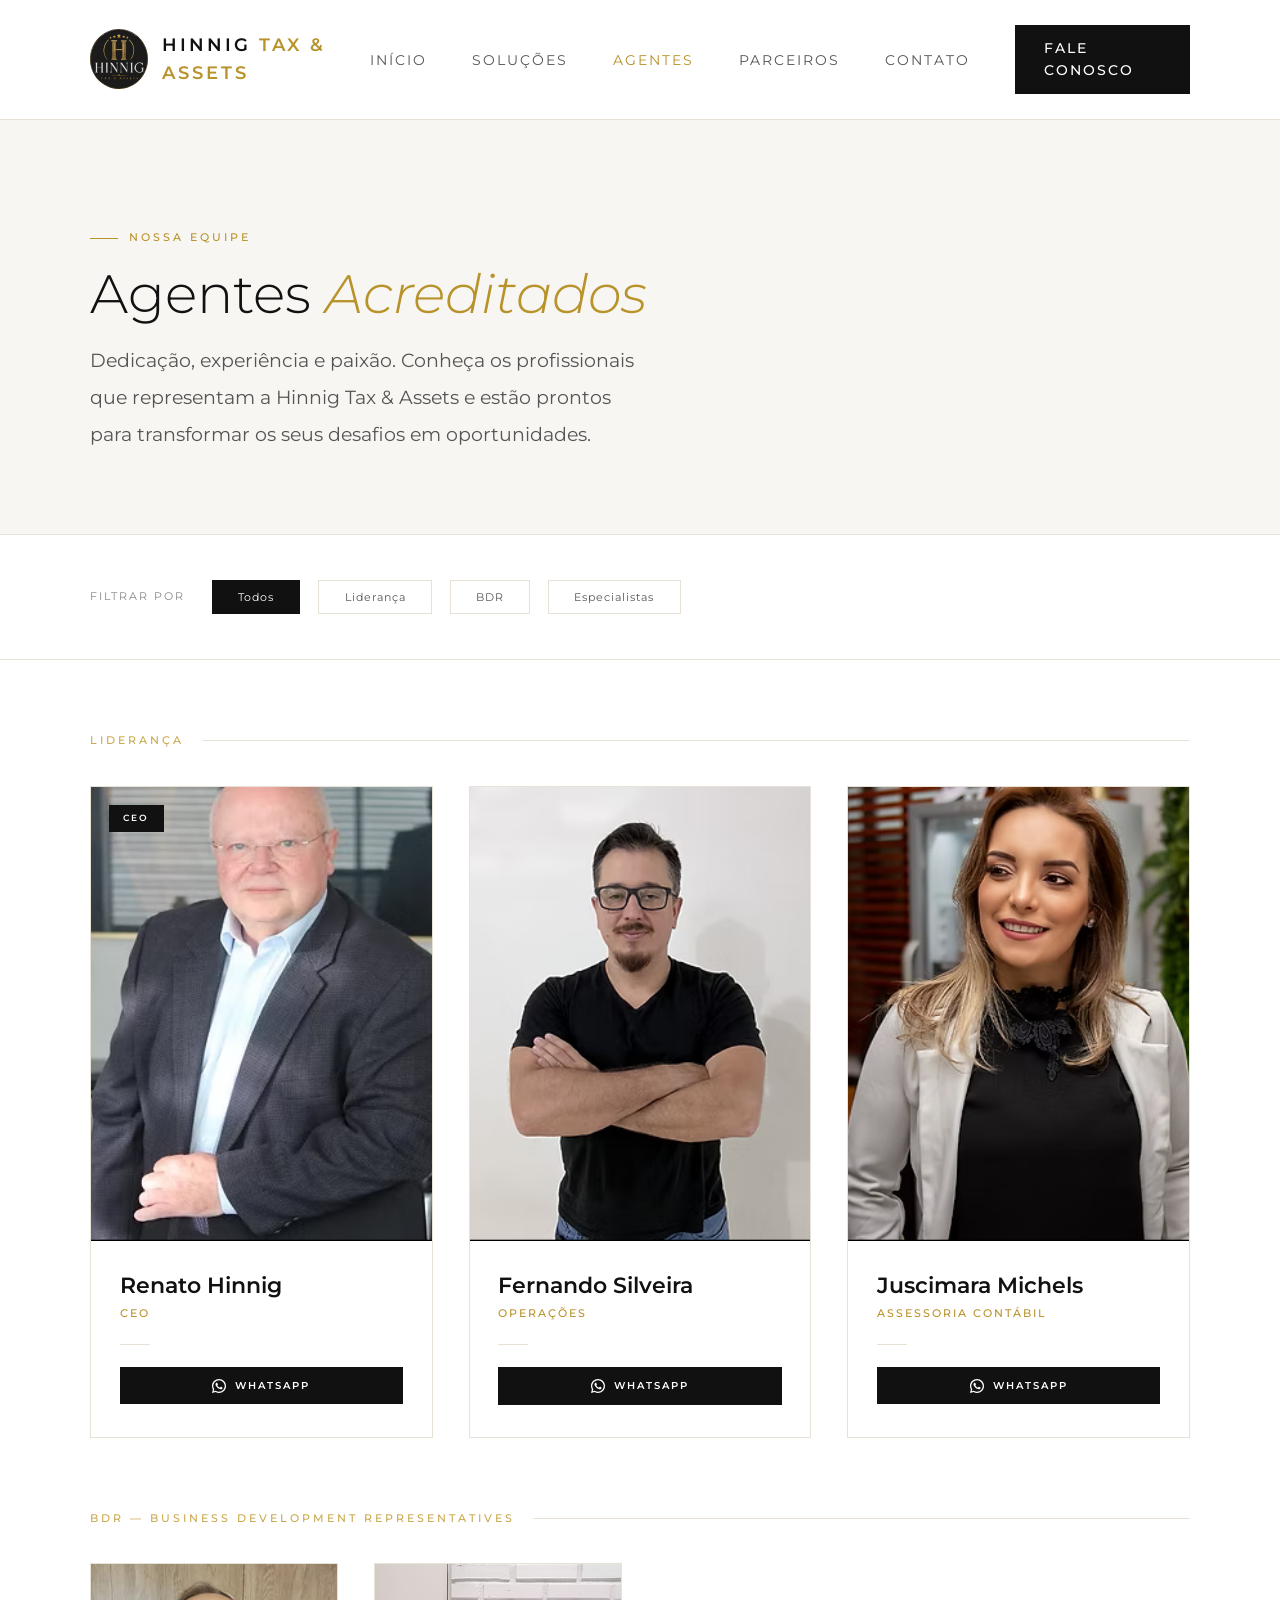
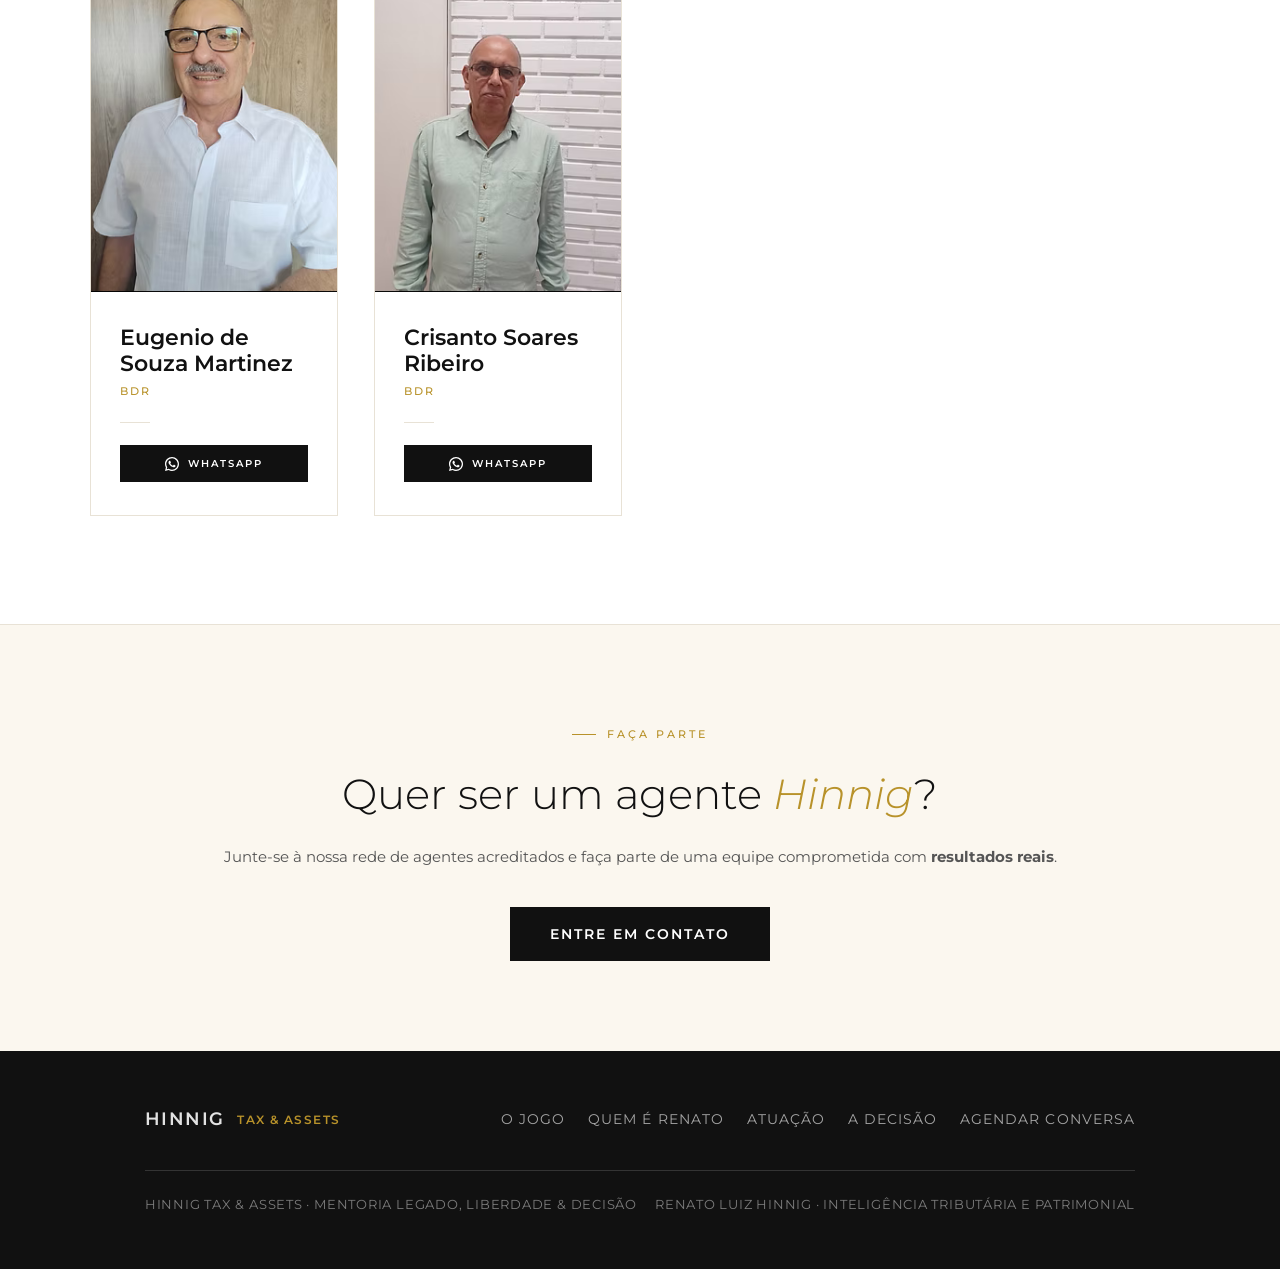
<file: agentes.html>
<!DOCTYPE html>
<html lang="pt-BR">
<head>
<meta charset="UTF-8">
<meta name="viewport" content="width=device-width, initial-scale=1.0">
<title>Agentes — Hinnig Tax & Assets</title>
<link href="https://fonts.googleapis.com/css2?family=Montserrat:wght@400;500;600;700&display=swap" rel="stylesheet">
<style>
*{margin:0;padding:0;box-sizing:border-box;}
:root{
  --gold:#B8922A;
  --gold-light:#C9A84C;
  --gold-bg:#FBF7EF;
  --black:#111111;
  --gray:#555555;
  --gray-light:#888888;
  --white:#FFFFFF;
  --off-white:#F8F6F2;
  --border:#E8E2D6;
}
body{background:var(--white);color:var(--black);font-family:'Montserrat',sans-serif;font-weight:300;overflow-x:hidden;}

/* NAV */
body > nav{background:var(--white);border-bottom:1px solid var(--border);display:flex;align-items:center;justify-content:space-between;padding:1.4rem 5rem;position:sticky;top:0;z-index:100;}
.nav-logo{display:flex;align-items:center;gap:0.8rem;text-decoration:none;}
.nav-logo-circle{width:38px;height:38px;border-radius:50%;border:1.5px solid var(--gold);display:flex;align-items:center;justify-content:center;font-family:'Cormorant Garamond',serif;font-size:17px;color:var(--gold);}
.nav-brand{font-family:'Cormorant Garamond',serif;font-size:18px;font-weight:600;letter-spacing:3px;color:var(--black);}
.nav-brand span{color:var(--gold);}
.nav-links{display:flex;gap:2.5rem;list-style:none;}
.nav-links a{text-decoration:none;color:var(--gray);font-size:11px;letter-spacing:2px;text-transform:uppercase;transition:color 0.3s;}
.nav-links a:hover,.nav-links a.active{color:var(--gold);}
.nav-cta{background:var(--black);border:none;color:var(--white);padding:0.65rem 1.6rem;font-family:'Montserrat',sans-serif;font-size:11px;letter-spacing:2px;text-transform:uppercase;font-weight:500;cursor:pointer;transition:all 0.3s;}
.nav-cta:hover{background:var(--gold);}

/* HERO DA PÁGINA */
.page-hero{background:var(--off-white);padding:5rem 5rem 4rem;border-bottom:1px solid var(--border);}
.page-hero-tag{display:inline-flex;align-items:center;gap:0.6rem;margin-bottom:1rem;}
.page-hero-tag-line{width:28px;height:1px;background:var(--gold);}
.page-hero-tag span{font-size:11px;letter-spacing:3px;text-transform:uppercase;color:var(--gold);font-weight:500;}
.page-hero h1{font-family:'Cormorant Garamond',serif;font-size:54px;font-weight:300;line-height:1.1;color:var(--black);margin-bottom:1rem;}
.page-hero h1 em{font-style:italic;color:var(--gold);}
.page-hero p{font-size:15px;line-height:1.9;color:var(--gray);max-width:560px;}

/* FILTRO */
.filtro{padding:2.5rem 5rem;border-bottom:1px solid var(--border);display:flex;align-items:center;gap:1rem;flex-wrap:wrap;}
.filtro-label{font-size:11px;letter-spacing:2px;text-transform:uppercase;color:var(--gray-light);margin-right:0.5rem;}
.filtro-btn{background:transparent;border:1px solid var(--border);color:var(--gray);padding:0.5rem 1.4rem;font-family:'Montserrat',sans-serif;font-size:11px;letter-spacing:1px;cursor:pointer;transition:all 0.3s;}
.filtro-btn:hover,.filtro-btn.active{background:var(--black);border-color:var(--black);color:var(--white);}

/* GRID DE AGENTES */
.agentes-section{padding:4rem 5rem 6rem;}
.agentes-grid{display:grid;grid-template-columns:repeat(4,1fr);gap:2rem;}

/* CARD DO AGENTE */
.agente-card{background:var(--white);border:1px solid var(--border);overflow:hidden;transition:all 0.3s;position:relative;}
.agente-card:hover{border-color:var(--gold-light);transform:translateY(-4px);box-shadow:0 12px 40px rgba(0,0,0,0.08);}
.agente-foto{width:100%;aspect-ratio:3/4;background:var(--off-white);overflow:hidden;position:relative;display:flex;align-items:center;justify-content:center;}
.agente-foto img{width:100%;height:100%;object-fit:cover;object-position:top;transition:transform 0.4s;}
.agente-card:hover .agente-foto img{transform:scale(1.04);}
.agente-foto-placeholder{display:flex;flex-direction:column;align-items:center;justify-content:center;width:100%;height:100%;gap:1rem;}
.agente-foto-placeholder .inicial{font-family:'Cormorant Garamond',serif;font-size:64px;font-weight:300;color:var(--gold);line-height:1;}
.agente-foto-placeholder .placeholder-texto{font-size:10px;letter-spacing:2px;text-transform:uppercase;color:var(--gray-light);}
.agente-foto-upload{position:absolute;bottom:1rem;right:1rem;background:rgba(255,255,255,0.9);border:1px solid var(--border);width:36px;height:36px;display:flex;align-items:center;justify-content:center;cursor:pointer;font-size:16px;opacity:0;transition:opacity 0.3s;}
.agente-card:hover .agente-foto-upload{opacity:1;}
.agente-cargo-badge{position:absolute;top:1rem;left:1rem;background:var(--black);color:var(--white);font-size:9px;letter-spacing:2px;text-transform:uppercase;padding:0.35rem 0.8rem;font-weight:600;}
.agente-cargo-badge.ceo{background:var(--gold);}
.agente-info{padding:1.8rem 1.6rem;}
.agente-nome{font-family:'Cormorant Garamond',serif;font-size:22px;font-weight:600;color:var(--black);margin-bottom:0.3rem;line-height:1.2;}
.agente-cargo{font-size:11px;letter-spacing:2px;text-transform:uppercase;color:var(--gold);margin-bottom:1.2rem;font-weight:500;}
.agente-divider{width:30px;height:1px;background:var(--border);margin-bottom:1.2rem;}
.agente-acoes{display:flex;align-items:center;gap:0.8rem;}
.agente-whatsapp{display:inline-flex;align-items:center;gap:0.5rem;background:var(--black);color:var(--white);text-decoration:none;font-size:10px;letter-spacing:2px;text-transform:uppercase;font-weight:600;padding:0.6rem 1.2rem;transition:all 0.3s;flex:1;justify-content:center;}
.agente-whatsapp:hover{background:var(--gold);}
.agente-whatsapp svg{width:14px;height:14px;fill:currentColor;}

/* SEPARADOR CEO */
.destaque-label{font-size:11px;letter-spacing:3px;text-transform:uppercase;color:var(--gold-light);margin-bottom:2rem;display:flex;align-items:center;gap:1rem;font-weight:500;}
.destaque-label::after{content:'';flex:1;height:1px;background:var(--border);}
.agentes-grid-destaque{display:grid;grid-template-columns:repeat(3,1fr);gap:2rem;margin-bottom:4rem;}

/* CTA BOTTOM */
.cta-bottom{background:var(--gold-bg);border-top:1px solid var(--border);padding:5rem;text-align:center;}
.cta-bottom h2{font-family:'Cormorant Garamond',serif;font-size:42px;font-weight:300;color:var(--black);margin-bottom:0.8rem;}
.cta-bottom h2 em{font-style:italic;color:var(--gold);}
.cta-bottom p{font-size:15px;color:var(--gray);margin-bottom:2rem;line-height:1.9;}
.btn-black{background:var(--black);color:var(--white);border:none;padding:1rem 2.5rem;font-family:'Montserrat',sans-serif;font-size:11px;letter-spacing:2px;text-transform:uppercase;font-weight:600;cursor:pointer;transition:all 0.3s;}
.btn-black:hover{background:var(--gold);}

/* FOOTER */
footer{background:var(--black);padding:3rem 5rem;display:flex;align-items:center;justify-content:space-between;}
.footer-brand{font-family:'Cormorant Garamond',serif;font-size:14px;letter-spacing:3px;color:rgba(255,255,255,0.45);}
.footer-brand span{color:var(--gold);}
.footer-copy{font-size:11px;letter-spacing:1px;color:rgba(255,255,255,0.25);}

/* MOBILE */
@media(max-width:1024px){.agentes-grid{grid-template-columns:repeat(3,1fr);}}
@media(max-width:768px){
  body > nav{padding:1rem 1.5rem;}
  .nav-links{display:none;}
  .page-hero{padding:4rem 1.5rem 3rem;}
  .page-hero h1{font-size:38px;}
  .filtro{padding:1.5rem;}
  .agentes-section{padding:3rem 1.5rem;}
  .agentes-grid,.agentes-grid-destaque{grid-template-columns:1fr;gap:1.2rem;}
  .cta-bottom{padding:4rem 1.5rem;}
  footer{padding:2rem 1.5rem;flex-direction:column;gap:0.8rem;text-align:center;}
}
@media(max-width:480px){
  .agentes-grid,.agentes-grid-destaque{grid-template-columns:1fr;}
}
</style>
<link rel="stylesheet" href="style.css">
</head>
<body>

<!-- NAV -->
<nav>
  <a class="nav-logo" href="index.html">
    <img src="logo.svg" alt="Hinnig Tax &amp; Assets" class="logo-svg">
    <div class="nav-brand">HINNIG <span>TAX & ASSETS</span></div>
  </a>
  <ul class="nav-links">
    <li><a href="index.html">Início</a></li>
    <li><a href="servicos.html">Soluções</a></li>
    <li><a href="agentes.html" class="active">Agentes</a></li>
    <li><a href="parceiros.html">Parceiros</a></li>
    <li><a href="contato.html">Contato</a></li>
  </ul>
  <a class="nav-cta" href="contato.html">Fale conosco</a>
</nav>

<!-- HERO DA PÁGINA -->
<div class="page-hero">
  <div class="page-hero-tag"><div class="page-hero-tag-line"></div><span>Nossa equipe</span></div>
  <h1>Agentes <em>Acreditados</em></h1>
  <p>Dedicação, experiência e paixão. Conheça os profissionais que representam a Hinnig Tax & Assets e estão prontos para transformar os seus desafios em oportunidades.</p>
</div>

<!-- FILTRO -->
<div class="filtro">
  <span class="filtro-label">Filtrar por</span>
  <button class="filtro-btn active" onclick="filtrar('todos',this)">Todos</button>
  <button class="filtro-btn" onclick="filtrar('lideranca',this)">Liderança</button>
  <button class="filtro-btn" onclick="filtrar('bdr',this)">BDR</button>
  <button class="filtro-btn" onclick="filtrar('especialista',this)">Especialistas</button>
</div>

<!-- AGENTES -->
<section class="agentes-section">

  <!-- LIDERANÇA -->
  <div class="destaque-label">Liderança</div>
  <div class="agentes-grid-destaque">

    <div class="agente-card" data-categoria="lideranca">
 <!-- SUBSTITUA src pela foto real: <img src="fotos/renato.jpg" alt="Renato Hinnig"> -->
        <div class="agente-foto">
  <img src="fotos/renatohinnig.png" alt="Nome">
  <div class="agente-cargo-badge">CEO</div>
</div>
    
      <div class="agente-info">
        <div class="agente-nome">Renato Hinnig</div>
        <div class="agente-cargo">CEO</div>
        <div class="agente-divider"></div>
        
        <div class="agente-acoes">
          <a class="agente-whatsapp" href="https://api.whatsapp.com/send/?phone=5548991885454" target="_blank">
            <svg viewBox="0 0 24 24"><path d="M17.472 14.382c-.297-.149-1.758-.867-2.03-.967-.273-.099-.471-.148-.67.15-.197.297-.767.966-.94 1.164-.173.199-.347.223-.644.075-.297-.15-1.255-.463-2.39-1.475-.883-.788-1.48-1.761-1.653-2.059-.173-.297-.018-.458.13-.606.134-.133.298-.347.446-.52.149-.174.198-.298.298-.497.099-.198.05-.371-.025-.52-.075-.149-.669-1.612-.916-2.207-.242-.579-.487-.5-.669-.51-.173-.008-.371-.01-.57-.01-.198 0-.52.074-.792.372-.272.297-1.04 1.016-1.04 2.479 0 1.462 1.065 2.875 1.213 3.074.149.198 2.096 3.2 5.077 4.487.709.306 1.262.489 1.694.625.712.227 1.36.195 1.871.118.571-.085 1.758-.719 2.006-1.413.248-.694.248-1.289.173-1.413-.074-.124-.272-.198-.57-.347z"/><path d="M12 0C5.373 0 0 5.373 0 12c0 2.125.555 4.122 1.528 5.855L.057 23.944l6.266-1.644A11.944 11.944 0 0012 24c6.627 0 12-5.373 12-12S18.627 0 12 0zm0 21.818a9.818 9.818 0 01-5.007-1.373l-.36-.213-3.718.976.993-3.62-.234-.372A9.818 9.818 0 1112 21.818z"/></svg>
            WhatsApp
          </a>
        </div>
      </div>
    
    </div>

    <div class="agente-card" data-categoria="lideranca">
      <div class="agente-foto">
  <img src="fotos/Fernando.png" alt="Nome">
</div>
      
      <div class="agente-info">
        <div class="agente-nome">Fernando Silveira</div>
        <div class="agente-cargo">Operações</div>
        <div class="agente-divider"></div>
        
        <div class="agente-acoes">
          <a class="agente-whatsapp" href="https://api.whatsapp.com/send/?phone=5548991885454" target="_blank">
            <svg viewBox="0 0 24 24"><path d="M17.472 14.382c-.297-.149-1.758-.867-2.03-.967-.273-.099-.471-.148-.67.15-.197.297-.767.966-.94 1.164-.173.199-.347.223-.644.075-.297-.15-1.255-.463-2.39-1.475-.883-.788-1.48-1.761-1.653-2.059-.173-.297-.018-.458.13-.606.134-.133.298-.347.446-.52.149-.174.198-.298.298-.497.099-.198.05-.371-.025-.52-.075-.149-.669-1.612-.916-2.207-.242-.579-.487-.5-.669-.51-.173-.008-.371-.01-.57-.01-.198 0-.52.074-.792.372-.272.297-1.04 1.016-1.04 2.479 0 1.462 1.065 2.875 1.213 3.074.149.198 2.096 3.2 5.077 4.487.709.306 1.262.489 1.694.625.712.227 1.36.195 1.871.118.571-.085 1.758-.719 2.006-1.413.248-.694.248-1.289.173-1.413-.074-.124-.272-.198-.57-.347z"/><path d="M12 0C5.373 0 0 5.373 0 12c0 2.125.555 4.122 1.528 5.855L.057 23.944l6.266-1.644A11.944 11.944 0 0012 24c6.627 0 12-5.373 12-12S18.627 0 12 0zm0 21.818a9.818 9.818 0 01-5.007-1.373l-.36-.213-3.718.976.993-3.62-.234-.372A9.818 9.818 0 1112 21.818z"/></svg>
            WhatsApp
          </a>
        </div>
      </div>
    </div>

    <div class="agente-card" data-categoria="especialista">
      <div class="agente-foto">
  <img src="fotos/Juscimara.png" alt="Nome">
</div>

      <div class="agente-info">
        <div class="agente-nome">Juscimara Michels</div>
        <div class="agente-cargo">Assessoria Contábil</div>
        <div class="agente-divider"></div>
        
        <div class="agente-acoes">
          <a class="agente-whatsapp" href="https://api.whatsapp.com/send/?phone=5548991885454" target="_blank">
            <svg viewBox="0 0 24 24"><path d="M17.472 14.382c-.297-.149-1.758-.867-2.03-.967-.273-.099-.471-.148-.67.15-.197.297-.767.966-.94 1.164-.173.199-.347.223-.644.075-.297-.15-1.255-.463-2.39-1.475-.883-.788-1.48-1.761-1.653-2.059-.173-.297-.018-.458.13-.606.134-.133.298-.347.446-.52.149-.174.198-.298.298-.497.099-.198.05-.371-.025-.52-.075-.149-.669-1.612-.916-2.207-.242-.579-.487-.5-.669-.51-.173-.008-.371-.01-.57-.01-.198 0-.52.074-.792.372-.272.297-1.04 1.016-1.04 2.479 0 1.462 1.065 2.875 1.213 3.074.149.198 2.096 3.2 5.077 4.487.709.306 1.262.489 1.694.625.712.227 1.36.195 1.871.118.571-.085 1.758-.719 2.006-1.413.248-.694.248-1.289.173-1.413-.074-.124-.272-.198-.57-.347z"/><path d="M12 0C5.373 0 0 5.373 0 12c0 2.125.555 4.122 1.528 5.855L.057 23.944l6.266-1.644A11.944 11.944 0 0012 24c6.627 0 12-5.373 12-12S18.627 0 12 0zm0 21.818a9.818 9.818 0 01-5.007-1.373l-.36-.213-3.718.976.993-3.62-.234-.372A9.818 9.818 0 1112 21.818z"/></svg>
            WhatsApp
          </a>
        </div>
      </div>
    </div>

  </div>

  <!-- BDRs -->
  <div class="destaque-label">BDR — Business Development Representatives</div>
  <div class="agentes-grid">

    <div class="agente-card" data-categoria="bdr">
     <div class="agente-foto">
  <img src="fotos/Eugenio.png" alt="Nome">
</div>
      
        <div class="agente-info">
        <div class="agente-nome">Eugenio de Souza Martinez</div>
        <div class="agente-cargo">BDR</div>
        
        <div class="agente-divider"></div>
        <div class="agente-acoes"><a class="agente-whatsapp" href="https://api.whatsapp.com/send/?phone=5548991885454" target="_blank"><svg viewBox="0 0 24 24"><path d="M17.472 14.382c-.297-.149-1.758-.867-2.03-.967-.273-.099-.471-.148-.67.15-.197.297-.767.966-.94 1.164-.173.199-.347.223-.644.075-.297-.15-1.255-.463-2.39-1.475-.883-.788-1.48-1.761-1.653-2.059-.173-.297-.018-.458.13-.606.134-.133.298-.347.446-.52.149-.174.198-.298.298-.497.099-.198.05-.371-.025-.52-.075-.149-.669-1.612-.916-2.207-.242-.579-.487-.5-.669-.51-.173-.008-.371-.01-.57-.01-.198 0-.52.074-.792.372-.272.297-1.04 1.016-1.04 2.479 0 1.462 1.065 2.875 1.213 3.074.149.198 2.096 3.2 5.077 4.487.709.306 1.262.489 1.694.625.712.227 1.36.195 1.871.118.571-.085 1.758-.719 2.006-1.413.248-.694.248-1.289.173-1.413-.074-.124-.272-.198-.57-.347z"/><path d="M12 0C5.373 0 0 5.373 0 12c0 2.125.555 4.122 1.528 5.855L.057 23.944l6.266-1.644A11.944 11.944 0 0012 24c6.627 0 12-5.373 12-12S18.627 0 12 0zm0 21.818a9.818 9.818 0 01-5.007-1.373l-.36-.213-3.718.976.993-3.62-.234-.372A9.818 9.818 0 1112 21.818z"/></svg>WhatsApp</a></div>
      </div>
    </div>

    <div class="agente-card" data-categoria="bdr">
     <div class="agente-foto">
  <img src="fotos/Crisanto.png" alt="Nome">
</div>

      <div class="agente-info">
        <div class="agente-nome">Crisanto Soares Ribeiro</div>
        <div class="agente-cargo">BDR</div>
        <div class="agente-divider"></div>
        
        <div class="agente-acoes"><a class="agente-whatsapp" href="https://api.whatsapp.com/send/?phone=5548991885454" target="_blank"><svg viewBox="0 0 24 24"><path d="M17.472 14.382c-.297-.149-1.758-.867-2.03-.967-.273-.099-.471-.148-.67.15-.197.297-.767.966-.94 1.164-.173.199-.347.223-.644.075-.297-.15-1.255-.463-2.39-1.475-.883-.788-1.48-1.761-1.653-2.059-.173-.297-.018-.458.13-.606.134-.133.298-.347.446-.52.149-.174.198-.298.298-.497.099-.198.05-.371-.025-.52-.075-.149-.669-1.612-.916-2.207-.242-.579-.487-.5-.669-.51-.173-.008-.371-.01-.57-.01-.198 0-.52.074-.792.372-.272.297-1.04 1.016-1.04 2.479 0 1.462 1.065 2.875 1.213 3.074.149.198 2.096 3.2 5.077 4.487.709.306 1.262.489 1.694.625.712.227 1.36.195 1.871.118.571-.085 1.758-.719 2.006-1.413.248-.694.248-1.289.173-1.413-.074-.124-.272-.198-.57-.347z"/><path d="M12 0C5.373 0 0 5.373 0 12c0 2.125.555 4.122 1.528 5.855L.057 23.944l6.266-1.644A11.944 11.944 0 0012 24c6.627 0 12-5.373 12-12S18.627 0 12 0zm0 21.818a9.818 9.818 0 01-5.007-1.373l-.36-.213-3.718.976.993-3.62-.234-.372A9.818 9.818 0 1112 21.818z"/></svg>WhatsApp</a></div>
      </div>
    </div>

  </div>
</section>

<!-- CTA -->
<div class="cta-bottom">
  <div class="section-tag" style="display:inline-flex;align-items:center;gap:0.6rem;margin-bottom:1rem;">
    <div style="width:24px;height:1px;background:var(--gold);"></div>
    <span style="font-size:11px;letter-spacing:3px;text-transform:uppercase;color:var(--gold);font-weight:500;">Faça parte</span>
  </div>
  <h2>Quer ser um agente <em>Hinnig</em>?</h2>
  <p>Junte-se à nossa rede de agentes acreditados e faça parte de uma equipe comprometida com <strong>resultados reais</strong>.</p>
  <button class="btn-black">Entre em contato</button>
</div>

<!-- FOOTER -->
<footer class="site-footer">
  <div class="wrap">
    <div class="foot">
      <a class="brand" href="index.html">Hinnig <small>Tax &amp; Assets</small></a>
      <nav aria-label="Rodapé" class="foot-links">
        <a href="index.html#abertura">O jogo</a><a href="index.html#renato">Quem é Renato</a><a href="index.html#atuacao">Atuação</a><a href="index.html#decisao">A decisão</a><a href="index.html#contato">Agendar conversa</a>
      </nav>
    </div>
    <div class="foot-bottom"><span>Hinnig Tax &amp; Assets · Mentoria Legado, Liberdade &amp; Decisão</span><span>Renato Luiz Hinnig · Inteligência tributária e patrimonial</span></div>
  </div>
</footer>

<script src="responsive.js"></script>
<script>
function filtrar(categoria, btn) {
  document.querySelectorAll('.filtro-btn').forEach(b => b.classList.remove('active'));
  btn.classList.add('active');
  document.querySelectorAll('.agente-card').forEach(card => {
    if (categoria === 'todos' || card.dataset.categoria === categoria) {
      card.style.display = '';
    } else {
      card.style.display = 'none';
    }
  });
}
</script>

</body>
</html>
</file>
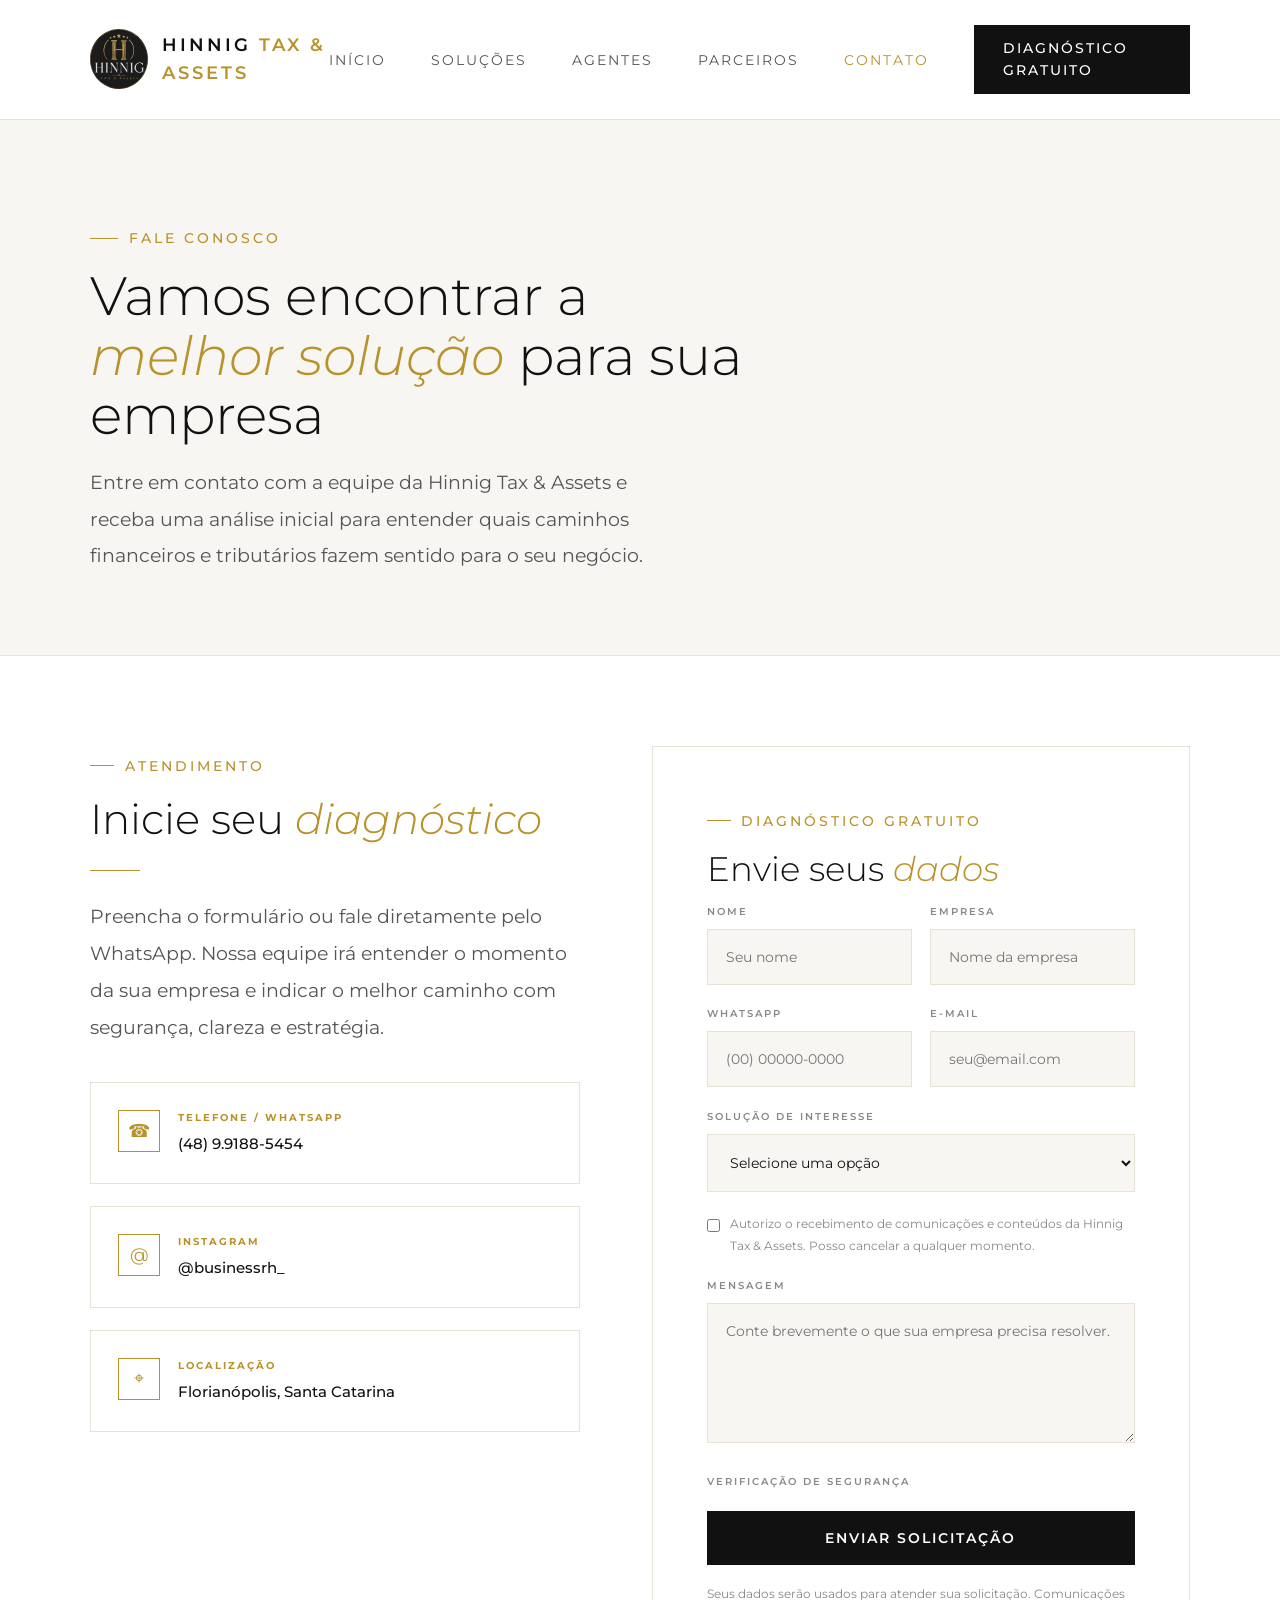
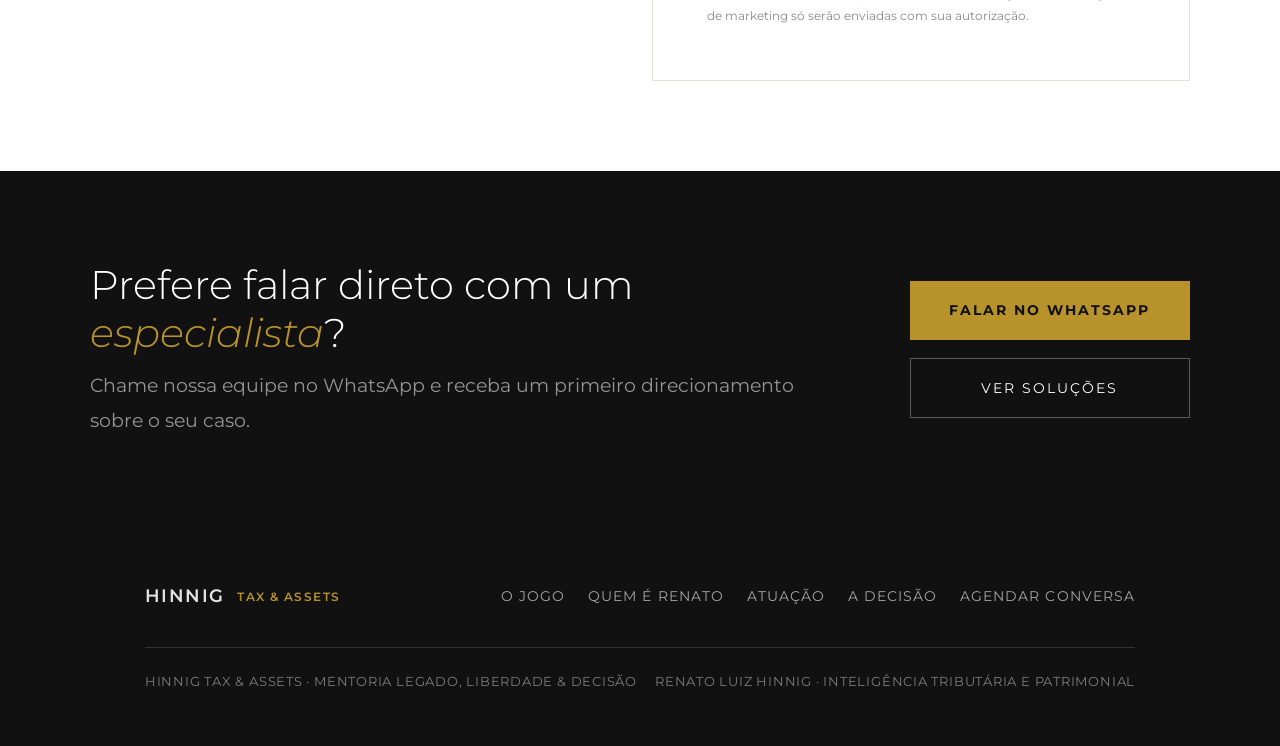
<file: contato.html>
<!DOCTYPE html>
<html lang="pt-BR">
<head>
<meta charset="UTF-8">
<meta name="viewport" content="width=device-width, initial-scale=1.0">

<title>Contato — Hinnig Tax & Assets</title>

<link href="https://fonts.googleapis.com/css2?family=Cormorant+Garamond:ital,wght@0,300;0,400;0,600;1,300;1,400&family=Montserrat:wght@300;400;500;600&display=swap" rel="stylesheet">
<link rel="stylesheet" href="style.css">

<style>
.contato-grid{
  display:grid;
  grid-template-columns:1fr 1.1fr;
  gap:4rem;
  align-items:start;
}

.contato-info{
  display:flex;
  flex-direction:column;
  gap:1.2rem;
  margin-top:2rem;
}

.contato-info-card{
  background:var(--white);
  border:1px solid var(--border);
  padding:1.5rem;
  display:flex;
  gap:1rem;
  align-items:flex-start;
  transition:all .3s;
}

.contato-info-card:hover{
  border-color:var(--gold-light);
  background:var(--gold-bg);
}

.contato-icon{
  width:42px;
  height:42px;
  border:1px solid var(--gold);
  color:var(--gold);
  display:flex;
  align-items:center;
  justify-content:center;
  flex-shrink:0;
  font-family:'Cormorant Garamond',serif;
  font-size:18px;
}

.contato-label{
  font-size:10px;
  letter-spacing:2px;
  text-transform:uppercase;
  color:var(--gold);
  font-weight:700;
  margin-bottom:.35rem;
}

.contato-value{
  font-size:15px;
  color:var(--black);
  font-weight:500;
  line-height:1.6;
}

.contato-form{
  background:var(--white);
  border:1px solid var(--border);
  padding:3rem;
}

.form-row{
  display:grid;
  grid-template-columns:1fr 1fr;
  gap:1rem;
}

.form-group{
  margin-bottom:1.2rem;
}

.form-group label{
  display:block;
  font-size:10px;
  letter-spacing:2px;
  text-transform:uppercase;
  color:var(--gray-light);
  margin-bottom:.5rem;
  font-weight:600;
}

.form-group input,
.form-group select,
.form-group textarea{
  width:100%;
  border:1px solid var(--border);
  background:var(--off-white);
  padding:1rem;
  font-family:'Montserrat',sans-serif;
  font-size:14px;
  color:var(--black);
  outline:none;
  transition:all .3s;
}

.form-group textarea{
  min-height:140px;
  resize:vertical;
}

.form-group input:focus,
.form-group select:focus,
.form-group textarea:focus{
  border-color:var(--gold);
  background:var(--white);
}

.contato-small{
  font-size:12px;
  line-height:1.8;
  color:var(--gray-light);
  margin-top:1rem;
}

@media(max-width:768px){
  .contato-grid{
    grid-template-columns:1fr;
    gap:2.5rem;
  }

  .contato-form{
    padding:2rem 1.5rem;
  }

  .form-row{
    grid-template-columns:1fr;
  }
}
</style>
<script src="https://challenges.cloudflare.com/turnstile/v0/api.js" async defer></script>
</head>
    
<body>

<!-- NAV -->
<nav>
  <a href="index.html" class="nav-logo" style="text-decoration:none;">
    <img src="logo.svg" alt="Hinnig Tax & Assets" class="logo-svg">
    <div class="nav-brand">HINNIG <span>TAX &amp; ASSETS</span></div>
  </a>

  <ul class="nav-links">
    <li><a href="index.html">Início</a></li>

    <li class="nav-dropdown">
      <a href="servicos.html">Soluções</a>
      <div class="nav-dropdown-menu">
        <a href="servicos.html">Todas as Soluções</a>
        <a href="sistema-s.html">Sistema S</a>
        <a href="pgfn-inss.html">PGFN / INSS</a>
        <a href="financiamento.html">Financiamentos</a>
        <a href="perse.html">PERSE</a>
        <a href="passivos.html">Passivos Tributários</a>
      </div>
    </li>

    <li><a href="agentes.html">Agentes</a></li>
    <li><a href="parceiros.html">Parceiros</a></li>
    <li><a href="contato.html" class="active">Contato</a></li>
  </ul>

  <a class="nav-cta" href="contato.html">Diagnóstico gratuito</a>
</nav>

<!-- HERO -->
<div class="page-hero">
  <div class="page-hero-inner">
    <div class="page-tag">
      <div class="page-tag-line"></div>
      <span>Fale conosco</span>
    </div>

    <h1>Vamos encontrar a <em>melhor solução</em> para sua empresa</h1>

    <p>Entre em contato com a equipe da Hinnig Tax & Assets e receba uma análise inicial para entender quais caminhos financeiros e tributários fazem sentido para o seu negócio.</p>
  </div>
</div>

<!-- CONTATO -->
<section class="section" id="contato">
  <div class="contato-grid">

    <div>
      <div class="section-tag">
        <div class="section-tag-line"></div>
        <span>Atendimento</span>
      </div>

      <h2 class="section-title">Inicie seu <em>diagnóstico</em></h2>

      <div class="divider"></div>

      <p class="section-sub">Preencha o formulário ou fale diretamente pelo WhatsApp. Nossa equipe irá entender o momento da sua empresa e indicar o melhor caminho com segurança, clareza e estratégia.</p>

      <div class="contato-info">
        <a class="contato-info-card" href="https://api.whatsapp.com/send/?phone=5548991885454" target="_blank" style="text-decoration:none;">
          <div class="contato-icon">☎</div>
          <div>
            <div class="contato-label">Telefone / WhatsApp</div>
            <div class="contato-value">(48) 9.9188-5454</div>
          </div>
        </a>

        <div class="contato-info-card">
          <div class="contato-icon">@</div>
          <div>
            <div class="contato-label">Instagram</div>
            <div class="contato-value">@businessrh_</div>
          </div>
        </div>

        <div class="contato-info-card">
          <div class="contato-icon">⌖</div>
          <div>
            <div class="contato-label">Localização</div>
            <div class="contato-value">Florianópolis, Santa Catarina</div>
          </div>
        </div>
      </div>
    </div>

<form
    id="form-contato"
    class="contato-form"
    action="/api/leads"
    method="POST">
      <div class="section-tag">
        <div class="section-tag-line"></div>
        <span>Diagnóstico gratuito</span>
      </div>

      <h2 class="section-title" style="font-size:34px;">Envie seus <em>dados</em></h2>

      <div class="form-row">
        <div class="form-group">
          <label for="nome">Nome</label>
          <input type="text" id="nome" name="nome" placeholder="Seu nome" required>
        </div>

        <div class="form-group">
          <label for="empresa">Empresa</label>
          <input type="text" id="empresa" name="empresa" placeholder="Nome da empresa" required>
        </div>
      </div>

      <div class="form-row">
        <div class="form-group">
          <label for="telefone">WhatsApp</label>
          <input type="tel" id="telefone" name="telefone" placeholder="(00) 00000-0000" required>
        </div>

        <div class="form-group">
          <label for="email">E-mail</label>
          <input type="email" id="email" name="email" placeholder="seu@email.com" required>
        </div>
      </div>

      <div class="form-group">
      <label for="regime">Solução de interesse</label>

<select id="regime" name="regime">
    <option value="">Selecione uma opção</option>
    <option value="Sistema S">Sistema S</option>
    <option value="PGFN / INSS">PGFN / INSS</option>
    <option value="Financiamento Internacional">Financiamento Internacional</option>
    <option value="PERSE">PERSE</option>
    <option value="Liquidação de Passivos">Liquidação de Passivos</option>
    <option value="Ainda não sei">Ainda não sei</option>
</select>
      </div>

      <label class="contato-small" style="display:flex; gap:.6rem; align-items:flex-start; margin:1.2rem 0; cursor:pointer;">
        <input type="checkbox" name="consentimento_marketing" value="1" style="margin-top:.3rem;">
        <span>Autorizo o recebimento de comunicações e conteúdos da Hinnig Tax &amp; Assets. Posso cancelar a qualquer momento.</span>
      </label>

      <div class="form-group">
        <label for="mensagem">Mensagem</label>
       <textarea
id="desafio"
name="desafio"
placeholder="Conte brevemente o que sua empresa precisa resolver."></textarea>
      </div>

      <div class="form-group">
        <label>Verificação de segurança</label>
        <div class="cf-turnstile" data-sitekey="0x4AAAAAAD6pgjZ4y_s3W4oh" data-size="flexible"></div>
      </div>

   <button
id="btn-enviar"
type="submit"
class="btn-black"
style="width:100%;">
    Enviar solicitação
</button>
<div id="form-msg-ok" class="form-msg-ok">
    Solicitação enviada com sucesso! Em breve nossa equipe entrará em contato.
</div>

<div id="form-msg-erro" class="form-msg-erro"></div>
  
      <p class="contato-small">Seus dados serão usados para atender sua solicitação. Comunicações de marketing só serão enviadas com sua autorização.</p>
    </form>

  </div>
</section>

<!-- CTA -->
<div class="cta-banner">
  <div>
    <h2>Prefere falar direto com um <em>especialista</em>?</h2>
    <p>Chame nossa equipe no WhatsApp e receba um primeiro direcionamento sobre o seu caso.</p>
  </div>

  <div class="cta-btns">
    <a class="btn-gold" href="https://api.whatsapp.com/send/?phone=5548991885454" target="_blank">Falar no WhatsApp</a>
    <a class="btn-white-outline" href="servicos.html">Ver soluções</a>
  </div>
</div>

<!-- FOOTER -->
<footer class="site-footer">
  <div class="wrap"><div class="foot"><a class="brand" href="index.html">Hinnig <small>Tax &amp; Assets</small></a><nav aria-label="Rodapé" class="foot-links"><a href="index.html#abertura">O jogo</a><a href="index.html#renato">Quem é Renato</a><a href="index.html#atuacao">Atuação</a><a href="index.html#decisao">A decisão</a><a href="index.html#contato">Agendar conversa</a></nav></div><div class="foot-bottom"><span>Hinnig Tax &amp; Assets · Mentoria Legado, Liberdade &amp; Decisão</span><span>Renato Luiz Hinnig · Inteligência tributária e patrimonial</span></div></div>
  <div class="footer-brand">HINNIG <span>TAX &amp; ASSETS</span></div>
  <div class="footer-copy">© 2025 Hinnig Tax & Assets. Todos os direitos reservados.</div>
</footer>

<script src="responsive.js"></script>
<script src="captcha.js"></script>
<script src="form.js"></script>
  
</body>
</html>
</file>
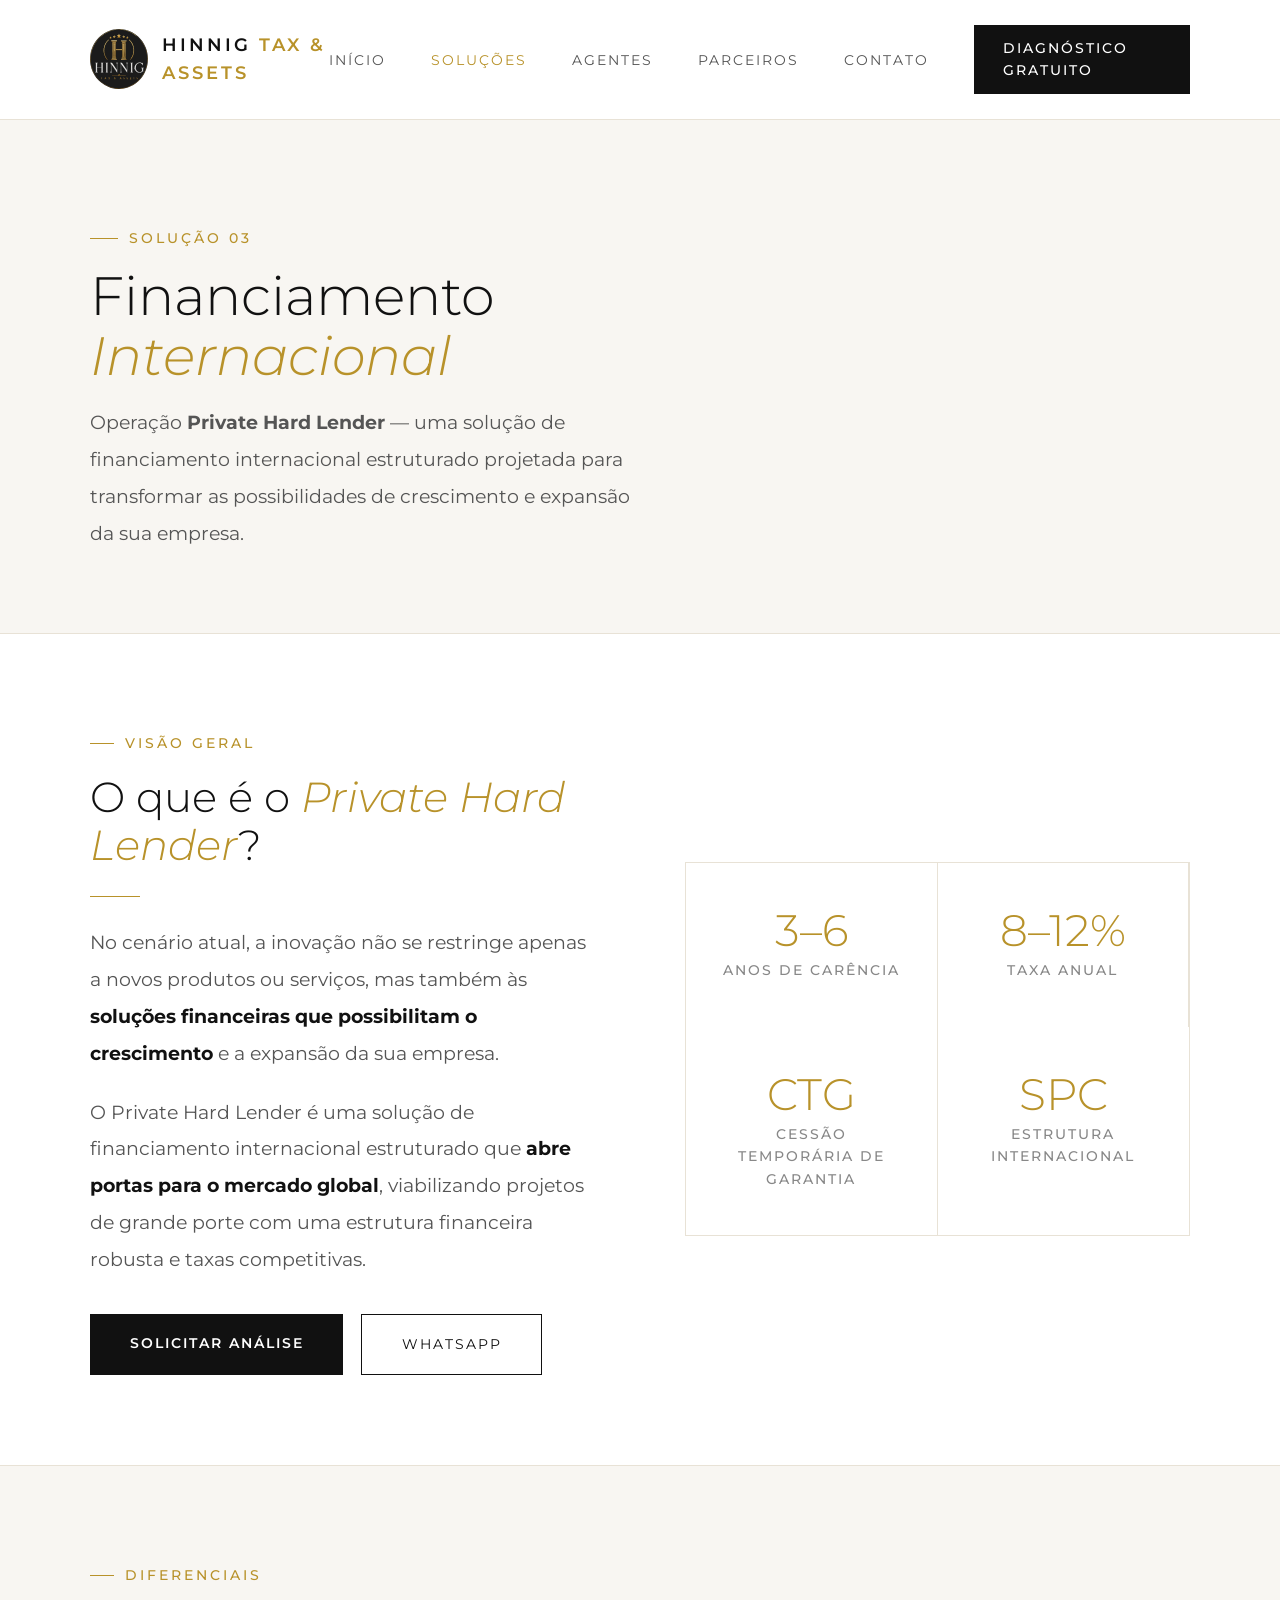
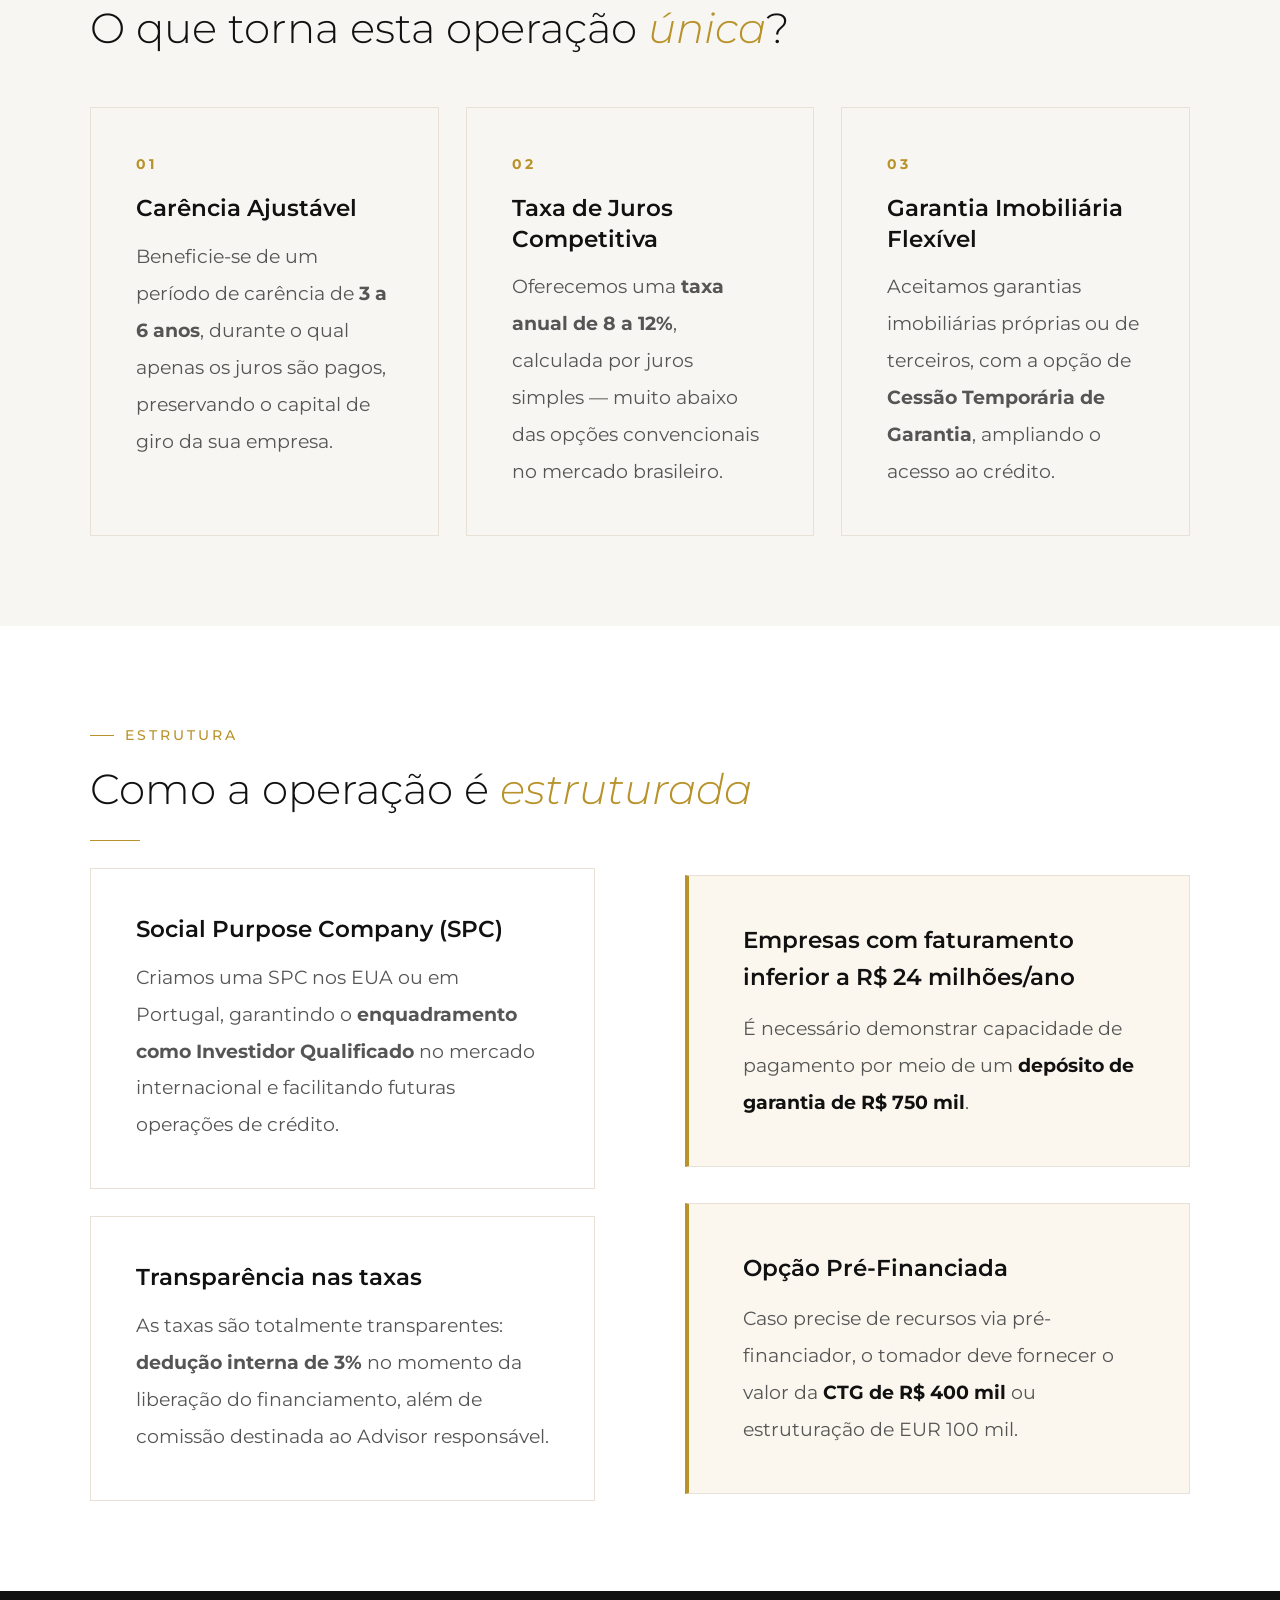
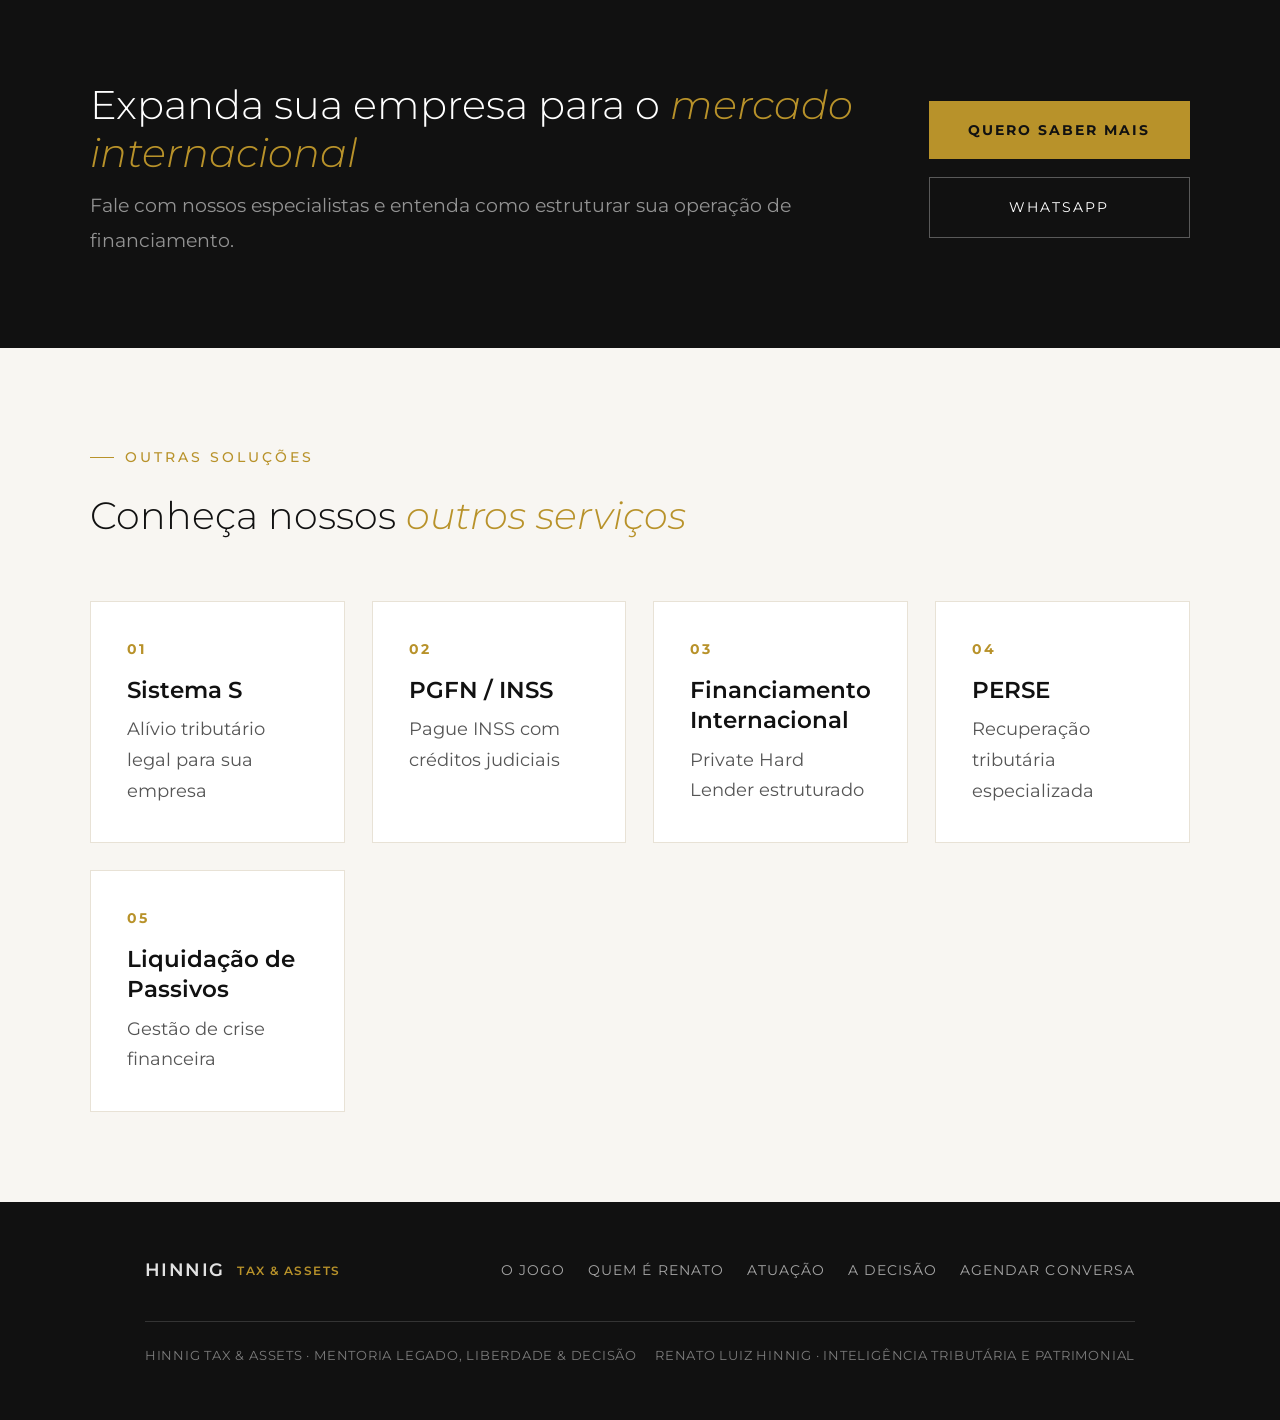
<file: financiamento.html>
<!DOCTYPE html>
<html lang="pt-BR">
<head>
<meta charset="UTF-8">
<meta name="viewport" content="width=device-width, initial-scale=1.0">
<title>Financiamento Internacional — Hinnig Tax & Assets</title>
<link href="https://fonts.googleapis.com/css2?family=Cormorant+Garamond:ital,wght@0,300;0,400;0,600;1,300;1,400&family=Montserrat:wght@300;400;500;600&display=swap" rel="stylesheet">
<link rel="stylesheet" href="style.css">
</head>
<body>
<!-- NAV -->
<nav>
  <a href="index.html" class="nav-logo" style="text-decoration:none;">
    <img src="logo.svg" alt="Hinnig Tax & Assets" class="logo-svg">
    <div class="nav-brand">HINNIG <span>TAX &amp; ASSETS</span></div>
  </a>

  <ul class="nav-links">
    <li><a href="index.html">Início</a></li>

    <li class="nav-dropdown">
      <a href="servicos.html" class="active">Soluções</a>
      <div class="nav-dropdown-menu">
        <a href="servicos.html">Todas as Soluções</a>
        <a href="sistema-s.html">Sistema S</a>
        <a href="pgfn-inss.html">PGFN / INSS</a>
        <a href="financiamento.html">Financiamentos</a>
        <a href="perse.html">PERSE</a>
        <a href="passivos.html">Passivos Tributários</a>
      </div>
    </li>

    <li><a href="agentes.html">Agentes</a></li>
    <li><a href="parceiros.html">Parceiros</a></li>
    <li><a href="contato.html">Contato</a></li>
  </ul>

  <a class="nav-cta" href="contato.html">Diagnóstico gratuito</a>
</nav>

<!-- HERO -->
<div class="page-hero">
  <div class="page-hero-inner">
    <div class="page-tag"><div class="page-tag-line"></div><span>Solução 03</span></div>
    <h1>Financiamento <em>Internacional</em></h1>
    <p>Operação <strong>Private Hard Lender</strong> — uma solução de financiamento internacional estruturado projetada para transformar as possibilidades de crescimento e expansão da sua empresa.</p>
  </div>
</div>

<!-- VISÃO GERAL -->
<section class="section">
  <div class="two-col">
    <div class="two-col-text">
      <div class="section-tag"><div class="section-tag-line"></div><span>Visão geral</span></div>
      <h2 class="section-title">O que é o <em>Private Hard Lender</em>?</h2>
      <div class="divider"></div>

      <p>No cenário atual, a inovação não se restringe apenas a novos produtos ou serviços, mas também às <strong>soluções financeiras que possibilitam o crescimento</strong> e a expansão da sua empresa.</p>

      <p>O Private Hard Lender é uma solução de financiamento internacional estruturado que <strong>abre portas para o mercado global</strong>, viabilizando projetos de grande porte com uma estrutura financeira robusta e taxas competitivas.</p>

      <div style="margin-top:2rem;display:flex;gap:1rem;flex-wrap:wrap;">
        <a class="btn-black" href="contato.html">Solicitar análise</a>
        <a class="btn-outline-dark" href="https://api.whatsapp.com/send/?phone=5548991885454" target="_blank">WhatsApp</a>
      </div>
    </div>

    <div>
      <div class="stat-row" style="grid-template-columns:1fr 1fr;margin-top:0;border:1px solid var(--border);">
        <div class="stat-item"><div class="stat-num">3–6</div><div class="stat-label">Anos de carência</div></div>
        <div class="stat-item"><div class="stat-num">8–12%</div><div class="stat-label">Taxa anual</div></div>
        <div class="stat-item"><div class="stat-num">CTG</div><div class="stat-label">Cessão Temporária de Garantia</div></div>
        <div class="stat-item"><div class="stat-num">SPC</div><div class="stat-label">Estrutura internacional</div></div>
      </div>
    </div>
  </div>
</section>

<!-- DIFERENCIAIS -->
<section class="section" style="background:var(--off-white);border-top:1px solid var(--border);">
  <div class="section-tag"><div class="section-tag-line"></div><span>Diferenciais</span></div>
  <h2 class="section-title">O que torna esta operação <em>única</em>?</h2>

  <div class="cards-grid">
    <div class="feature-card">
      <div class="feature-card-num">01</div>
      <h3>Carência Ajustável</h3>
      <p>Beneficie-se de um período de carência de <strong>3 a 6 anos</strong>, durante o qual apenas os juros são pagos, preservando o capital de giro da sua empresa.</p>
    </div>

    <div class="feature-card">
      <div class="feature-card-num">02</div>
      <h3>Taxa de Juros Competitiva</h3>
      <p>Oferecemos uma <strong>taxa anual de 8 a 12%</strong>, calculada por juros simples — muito abaixo das opções convencionais no mercado brasileiro.</p>
    </div>

    <div class="feature-card">
      <div class="feature-card-num">03</div>
      <h3>Garantia Imobiliária Flexível</h3>
      <p>Aceitamos garantias imobiliárias próprias ou de terceiros, com a opção de <strong>Cessão Temporária de Garantia</strong>, ampliando o acesso ao crédito.</p>
    </div>
  </div>
</section>

<!-- ESTRUTURA -->
<section class="section">
  <div class="section-tag"><div class="section-tag-line"></div><span>Estrutura</span></div>
  <h2 class="section-title">Como a operação é <em>estruturada</em></h2>
  <div class="divider"></div>

  <div class="two-col" style="margin-top:0;">
    <div>
      <div class="feature-card" style="margin-bottom:1.5rem;">
        <h3>Social Purpose Company (SPC)</h3>
        <p>Criamos uma SPC nos EUA ou em Portugal, garantindo o <strong>enquadramento como Investidor Qualificado</strong> no mercado internacional e facilitando futuras operações de crédito.</p>
      </div>

      <div class="feature-card">
        <h3>Transparência nas taxas</h3>
        <p>As taxas são totalmente transparentes: <strong>dedução interna de 3%</strong> no momento da liberação do financiamento, além de comissão destinada ao Advisor responsável.</p>
      </div>
    </div>

    <div>
      <div class="destaque-box" style="margin-top:0;">
        <h3>Empresas com faturamento inferior a R$ 24 milhões/ano</h3>
        <p>É necessário demonstrar capacidade de pagamento por meio de um <strong>depósito de garantia de R$ 750 mil</strong>.</p>
      </div>

      <div class="destaque-box">
        <h3>Opção Pré-Financiada</h3>
        <p>Caso precise de recursos via pré-financiador, o tomador deve fornecer o valor da <strong>CTG de R$ 400 mil</strong> ou estruturação de EUR 100 mil.</p>
      </div>
    </div>
  </div>
</section>

<!-- CTA -->
<div class="cta-banner">
  <div>
    <h2>Expanda sua empresa para o <em>mercado internacional</em></h2>
    <p>Fale com nossos especialistas e entenda como estruturar sua operação de financiamento.</p>
  </div>

  <div class="cta-btns">
    <a class="btn-gold" href="contato.html">Quero saber mais</a>
    <a class="btn-white-outline" href="https://api.whatsapp.com/send/?phone=5548991885454" target="_blank">WhatsApp</a>
  </div>
</div>
<!-- OUTRAS SOLUÇÕES -->
<section class="outros-servicos">
  <div class="section-tag">
    <div class="section-tag-line"></div>
    <span>Outras soluções</span>
  </div>

  <h2>Conheça nossos <em>outros serviços</em></h2>

  <div class="outros-grid">
    <a class="outro-card" href="sistema-s.html">
      <div class="outro-card-num">01</div>
      <h4>Sistema S</h4>
      <p>Alívio tributário legal para sua empresa</p>
    </a>

    <a class="outro-card" href="pgfn-inss.html">
      <div class="outro-card-num">02</div>
      <h4>PGFN / INSS</h4>
      <p>Pague INSS com créditos judiciais</p>
    </a>

    <a class="outro-card" href="financiamento.html">
      <div class="outro-card-num">03</div>
      <h4>Financiamento Internacional</h4>
      <p>Private Hard Lender estruturado</p>
    </a>

    <a class="outro-card" href="perse.html">
      <div class="outro-card-num">04</div>
      <h4>PERSE</h4>
      <p>Recuperação tributária especializada</p>
    </a>

    <a class="outro-card" href="passivos.html">
      <div class="outro-card-num">05</div>
      <h4>Liquidação de Passivos</h4>
      <p>Gestão de crise financeira</p>
    </a>
  </div>
</section>
<!-- FOOTER -->
<footer class="site-footer">
  <div class="wrap"><div class="foot"><a class="brand" href="index.html">Hinnig <small>Tax &amp; Assets</small></a><nav aria-label="Rodapé" class="foot-links"><a href="index.html#abertura">O jogo</a><a href="index.html#renato">Quem é Renato</a><a href="index.html#atuacao">Atuação</a><a href="index.html#decisao">A decisão</a><a href="index.html#contato">Agendar conversa</a></nav></div><div class="foot-bottom"><span>Hinnig Tax &amp; Assets · Mentoria Legado, Liberdade &amp; Decisão</span><span>Renato Luiz Hinnig · Inteligência tributária e patrimonial</span></div></div>
  <div class="footer-brand">HINNIG <span>TAX &amp; ASSETS</span></div>
  <div class="footer-copy">© 2025 Hinnig Tax &amp; Assets. Todos os direitos reservados.</div>
</footer>

<script src="responsive.js"></script>
</body>
</html>
</file>
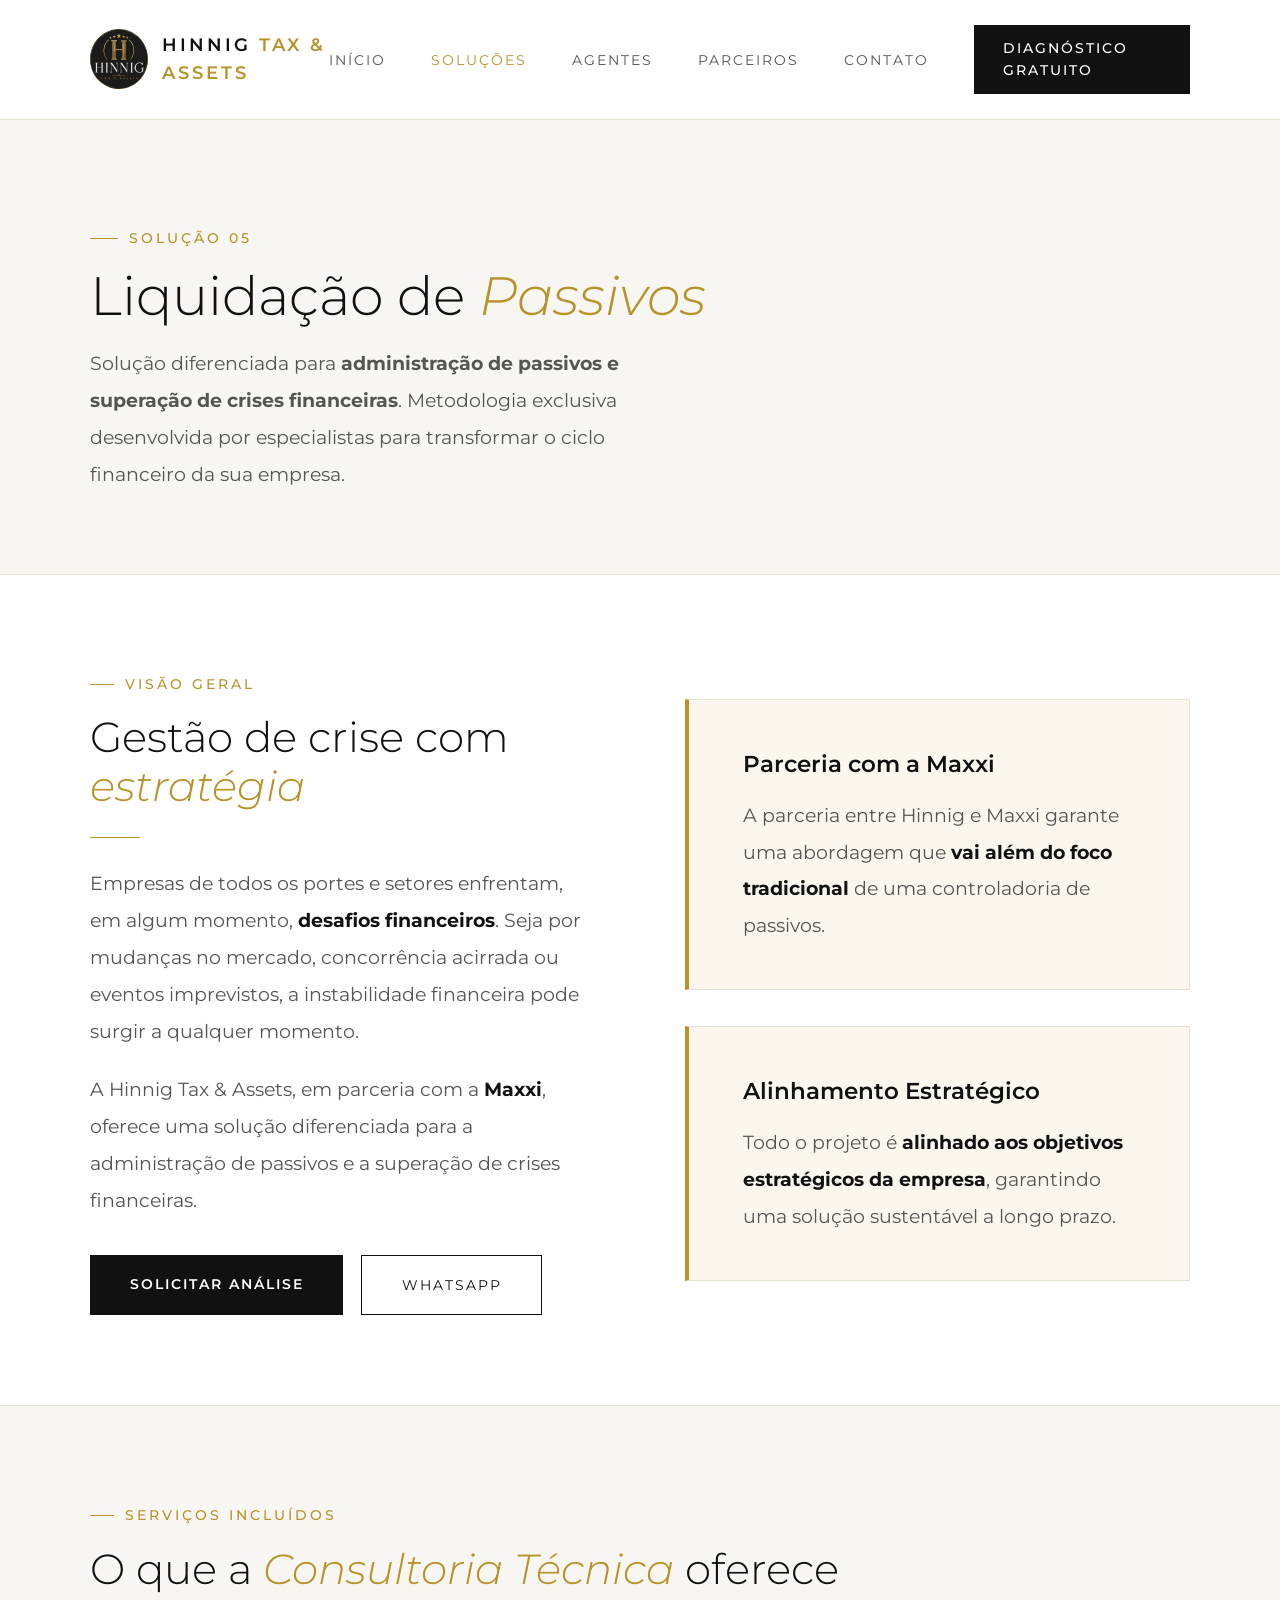
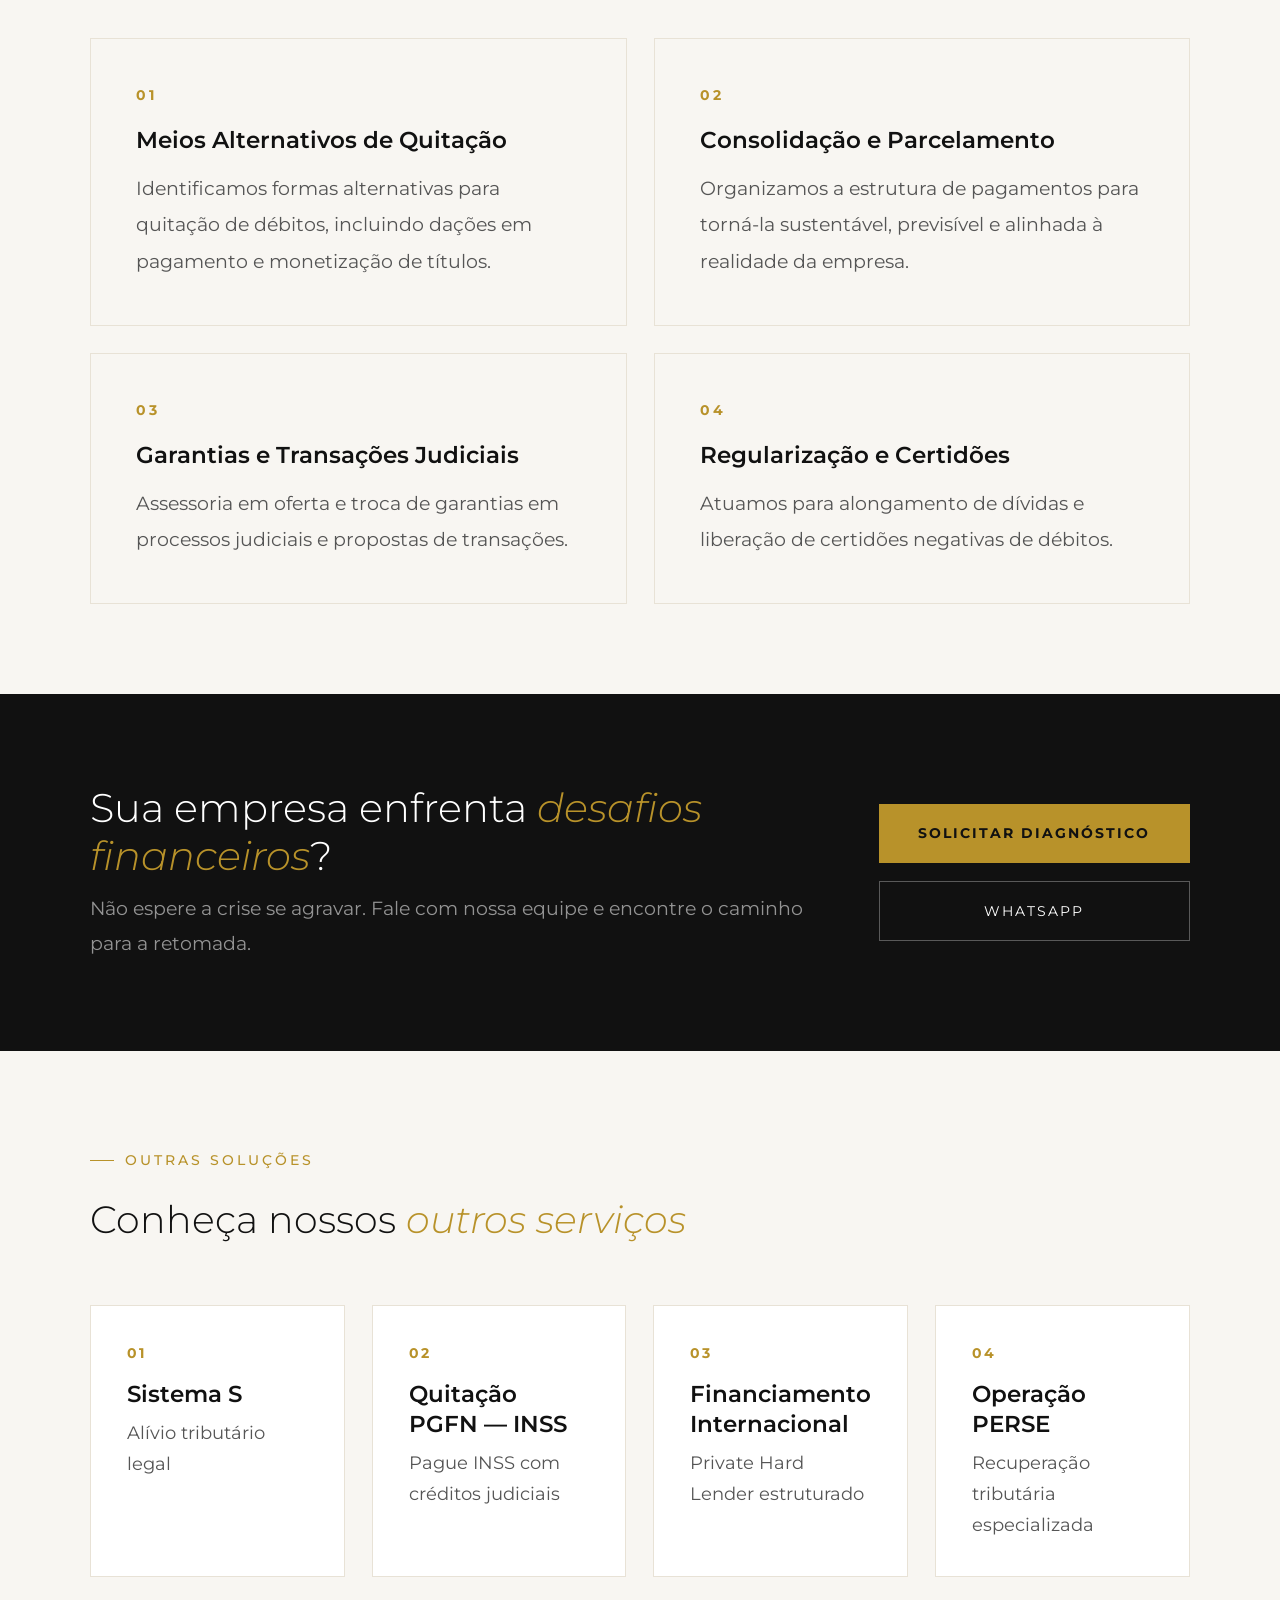
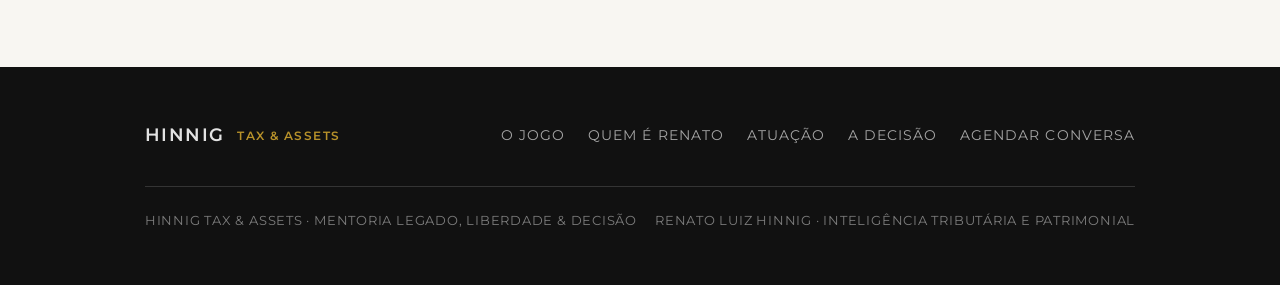
<file: passivos.html>
<!DOCTYPE html>
<html lang="pt-BR">
<head>
<meta charset="UTF-8">
<meta name="viewport" content="width=device-width, initial-scale=1.0">

<title>Liquidação de Passivos — Hinnig Tax & Assets</title>

<link href="https://fonts.googleapis.com/css2?family=Cormorant+Garamond:ital,wght@0,300;0,400;0,600;1,300;1,400&family=Montserrat:wght@300;400;500;600&display=swap" rel="stylesheet">

<link rel="stylesheet" href="style.css">
</head>

<body>

<nav>
  <a href="index.html" class="nav-logo" style="text-decoration:none;">
    <img src="logo.svg" alt="Hinnig Tax & Assets" class="logo-svg">
    <div class="nav-brand">HINNIG <span>TAX & ASSETS</span></div>
  </a>

  <ul class="nav-links">
    <li><a href="index.html">Início</a></li>

    <li class="nav-dropdown">
      <a href="servicos.html" class="active">Soluções</a>

      <div class="nav-dropdown-menu">
        <a href="servicos.html">Todas as Soluções</a>
        <a href="pgfn-inss.html">PGFN / INSS</a>
        <a href="sistema-s.html">Sistema S</a>
        <a href="financiamento.html">Financiamentos</a>
        <a href="perse.html">PERSE</a>
        <a href="passivos.html">Passivos Tributários</a>
      </div>
    </li>

    <li><a href="agentes.html">Agentes</a></li>
    <li><a href="parceiros.html">Parceiros</a></li>
    <li><a href="contato.html">Contato</a></li>
  </ul>

  <a class="nav-cta" href="contato.html">Diagnóstico gratuito</a>
</nav>

<div class="page-hero">
  <div class="page-hero-inner">
    <div class="page-tag">
      <div class="page-tag-line"></div>
      <span>Solução 05</span>
    </div>

    <h1>Liquidação de <em>Passivos</em></h1>

    <p>Solução diferenciada para <strong>administração de passivos e superação de crises financeiras</strong>. Metodologia exclusiva desenvolvida por especialistas para transformar o ciclo financeiro da sua empresa.</p>
  </div>
</div>

<section class="section">
  <div class="two-col">
    <div class="two-col-text">
      <div class="section-tag">
        <div class="section-tag-line"></div>
        <span>Visão geral</span>
      </div>

      <h2 class="section-title">Gestão de crise com <em>estratégia</em></h2>

      <div class="divider"></div>

      <p>Empresas de todos os portes e setores enfrentam, em algum momento, <strong>desafios financeiros</strong>. Seja por mudanças no mercado, concorrência acirrada ou eventos imprevistos, a instabilidade financeira pode surgir a qualquer momento.</p>

      <p>A Hinnig Tax & Assets, em parceria com a <strong>Maxxi</strong>, oferece uma solução diferenciada para a administração de passivos e a superação de crises financeiras.</p>

      <div style="margin-top:2rem;display:flex;gap:1rem;flex-wrap:wrap;">
        <a class="btn-black" href="contato.html">Solicitar análise</a>
        <a class="btn-outline-dark" href="https://api.whatsapp.com/send/?phone=5548991885454" target="_blank">WhatsApp</a>
      </div>
    </div>

    <div>
      <div class="destaque-box" style="margin-top:0;">
        <h3>Parceria com a Maxxi</h3>
        <p>A parceria entre Hinnig e Maxxi garante uma abordagem que <strong>vai além do foco tradicional</strong> de uma controladoria de passivos.</p>
      </div>

      <div class="destaque-box">
        <h3>Alinhamento Estratégico</h3>
        <p>Todo o projeto é <strong>alinhado aos objetivos estratégicos da empresa</strong>, garantindo uma solução sustentável a longo prazo.</p>
      </div>
    </div>
  </div>
</section>

<section class="section" style="background:var(--off-white);border-top:1px solid var(--border);">
  <div class="section-tag">
    <div class="section-tag-line"></div>
    <span>Serviços incluídos</span>
  </div>

  <h2 class="section-title">O que a <em>Consultoria Técnica</em> oferece</h2>

  <div class="cards-grid-2" style="margin-top:2.5rem;">
    <div class="feature-card">
      <div class="feature-card-num">01</div>
      <h3>Meios Alternativos de Quitação</h3>
      <p>Identificamos formas alternativas para quitação de débitos, incluindo dações em pagamento e monetização de títulos.</p>
    </div>

    <div class="feature-card">
      <div class="feature-card-num">02</div>
      <h3>Consolidação e Parcelamento</h3>
      <p>Organizamos a estrutura de pagamentos para torná-la sustentável, previsível e alinhada à realidade da empresa.</p>
    </div>

    <div class="feature-card">
      <div class="feature-card-num">03</div>
      <h3>Garantias e Transações Judiciais</h3>
      <p>Assessoria em oferta e troca de garantias em processos judiciais e propostas de transações.</p>
    </div>

    <div class="feature-card">
      <div class="feature-card-num">04</div>
      <h3>Regularização e Certidões</h3>
      <p>Atuamos para alongamento de dívidas e liberação de certidões negativas de débitos.</p>
    </div>
  </div>
</section>

<div class="cta-banner">
  <div>
    <h2>Sua empresa enfrenta <em>desafios financeiros</em>?</h2>
    <p>Não espere a crise se agravar. Fale com nossa equipe e encontre o caminho para a retomada.</p>
  </div>

  <div class="cta-btns">
    <a class="btn-gold" href="contato.html">Solicitar diagnóstico</a>
    <a class="btn-white-outline" href="https://api.whatsapp.com/send/?phone=5548991885454" target="_blank">WhatsApp</a>
  </div>
</div>

<section class="outros-servicos">
  <div class="section-tag">
    <div class="section-tag-line"></div>
    <span>Outras soluções</span>
  </div>

  <h2>Conheça nossos <em>outros serviços</em></h2>

  <div class="outros-grid">
    <a class="outro-card" href="sistema-s.html">
      <div class="outro-card-num">01</div>
      <h4>Sistema S</h4>
      <p>Alívio tributário legal</p>
    </a>

    <a class="outro-card" href="pgfn-inss.html">
      <div class="outro-card-num">02</div>
      <h4>Quitação PGFN — INSS</h4>
      <p>Pague INSS com créditos judiciais</p>
    </a>

    <a class="outro-card" href="financiamento.html">
      <div class="outro-card-num">03</div>
      <h4>Financiamento Internacional</h4>
      <p>Private Hard Lender estruturado</p>
    </a>

    <a class="outro-card" href="perse.html">
      <div class="outro-card-num">04</div>
      <h4>Operação PERSE</h4>
      <p>Recuperação tributária especializada</p>
    </a>
  </div>
</section>

<footer class="site-footer">
  <div class="wrap"><div class="foot"><a class="brand" href="index.html">Hinnig <small>Tax &amp; Assets</small></a><nav aria-label="Rodapé" class="foot-links"><a href="index.html#abertura">O jogo</a><a href="index.html#renato">Quem é Renato</a><a href="index.html#atuacao">Atuação</a><a href="index.html#decisao">A decisão</a><a href="index.html#contato">Agendar conversa</a></nav></div><div class="foot-bottom"><span>Hinnig Tax &amp; Assets · Mentoria Legado, Liberdade &amp; Decisão</span><span>Renato Luiz Hinnig · Inteligência tributária e patrimonial</span></div></div>
  <div class="footer-brand">HINNIG <span>TAX & ASSETS</span></div>
  <div class="footer-copy">© 2025 Hinnig Tax & Assets. Todos os direitos reservados.</div>
</footer>

<script src="responsive.js"></script>
</body>
</html>
</file>
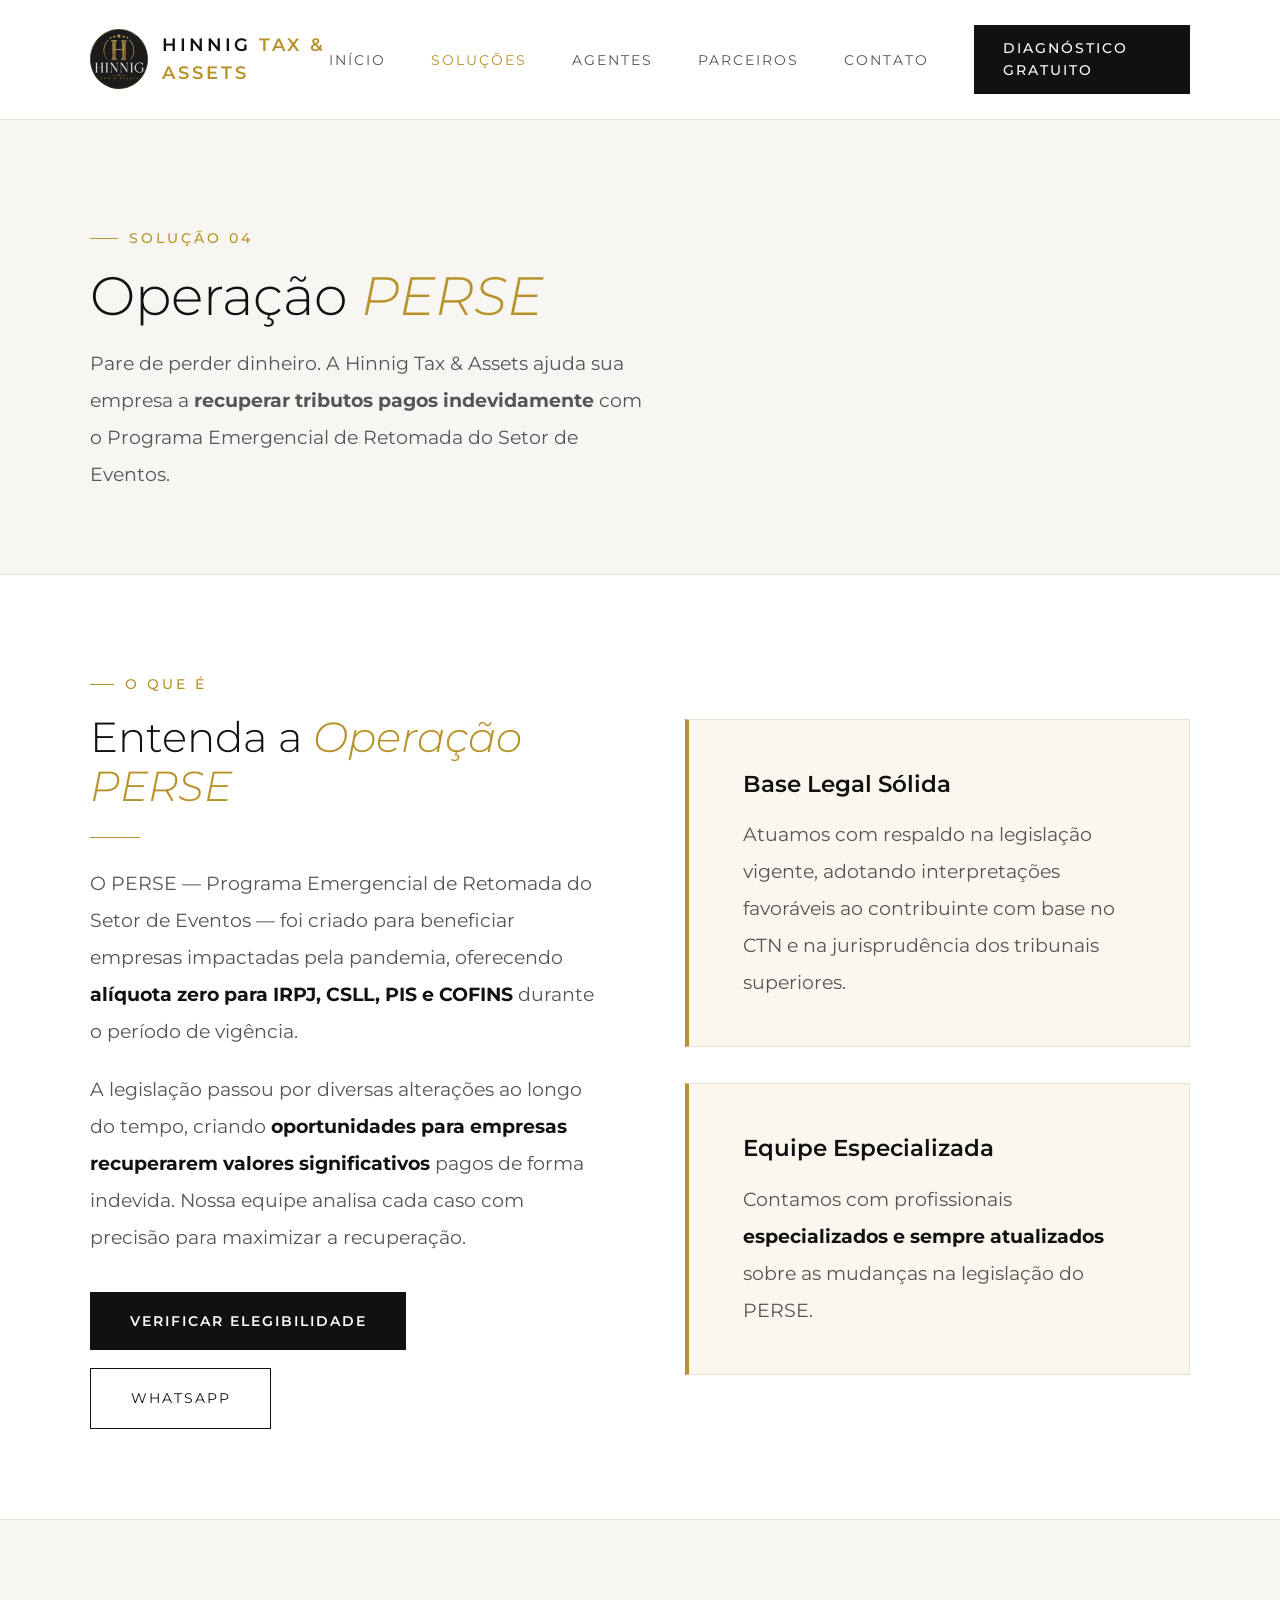
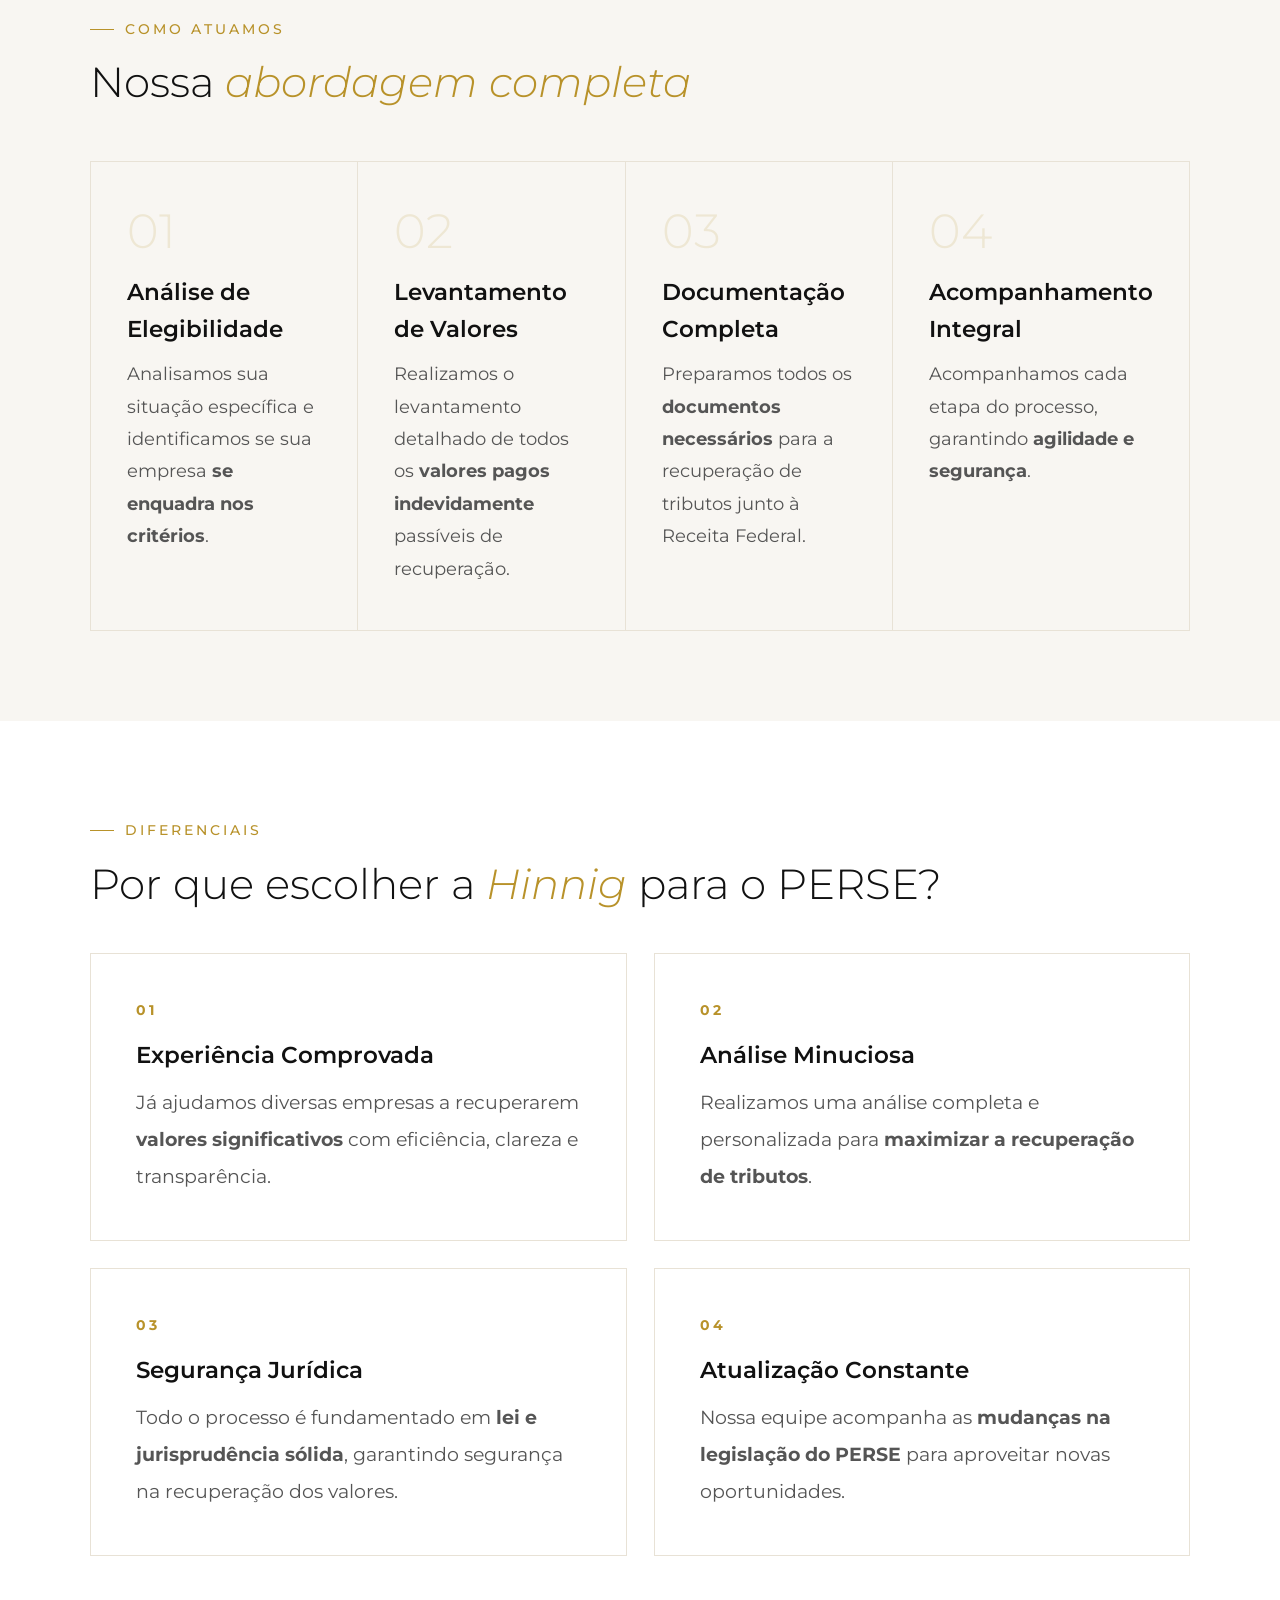
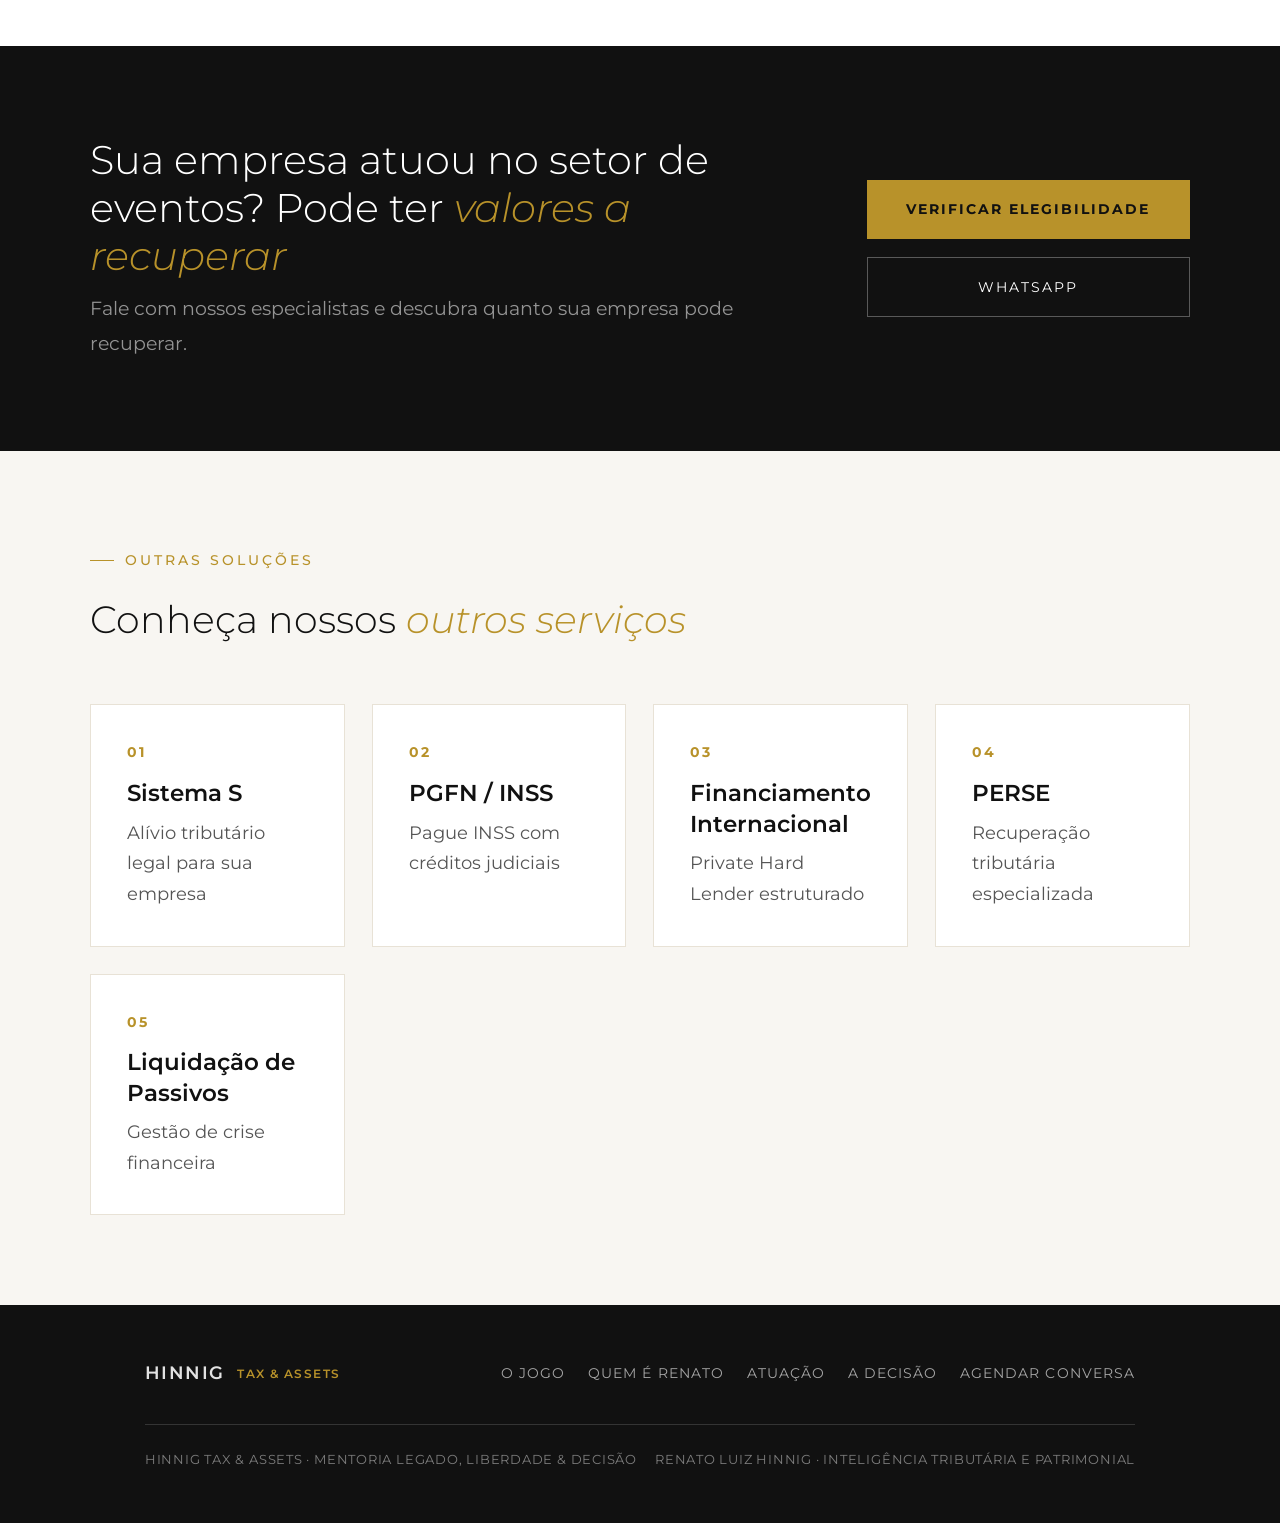
<file: perse.html>
<!DOCTYPE html>
<html lang="pt-BR">
<head>
<meta charset="UTF-8">
<meta name="viewport" content="width=device-width, initial-scale=1.0">
<title>Operação PERSE — Hinnig Tax & Assets</title>
<link href="https://fonts.googleapis.com/css2?family=Cormorant+Garamond:ital,wght@0,300;0,400;0,600;1,300;1,400&family=Montserrat:wght@300;400;500;600&display=swap" rel="stylesheet">
<link rel="stylesheet" href="style.css">
</head>
<body>
<!-- NAV -->
<nav>
  <a href="index.html" class="nav-logo" style="text-decoration:none;">
    <img src="logo.svg" alt="Hinnig Tax & Assets" class="logo-svg">
    <div class="nav-brand">HINNIG <span>TAX &amp; ASSETS</span></div>
  </a>

  <ul class="nav-links">
    <li><a href="index.html">Início</a></li>

    <li class="nav-dropdown">
      <a href="servicos.html" class="active">Soluções</a>
      <div class="nav-dropdown-menu">
        <a href="servicos.html">Todas as Soluções</a>
        <a href="sistema-s.html">Sistema S</a>
        <a href="pgfn-inss.html">PGFN / INSS</a>
        <a href="financiamento.html">Financiamentos</a>
        <a href="perse.html">PERSE</a>
        <a href="passivos.html">Passivos Tributários</a>
      </div>
    </li>

    <li><a href="agentes.html">Agentes</a></li>
    <li><a href="parceiros.html">Parceiros</a></li>
    <li><a href="contato.html">Contato</a></li>
  </ul>

  <a class="nav-cta" href="contato.html">Diagnóstico gratuito</a>
</nav>

<!-- HERO -->
<div class="page-hero">
  <div class="page-hero-inner">
    <div class="page-tag"><div class="page-tag-line"></div><span>Solução 04</span></div>
    <h1>Operação <em>PERSE</em></h1>
    <p>Pare de perder dinheiro. A Hinnig Tax & Assets ajuda sua empresa a <strong>recuperar tributos pagos indevidamente</strong> com o Programa Emergencial de Retomada do Setor de Eventos.</p>
  </div>
</div>

<!-- VISÃO GERAL -->
<section class="section">
  <div class="two-col">
    <div class="two-col-text">
      <div class="section-tag"><div class="section-tag-line"></div><span>O que é</span></div>
      <h2 class="section-title">Entenda a <em>Operação PERSE</em></h2>
      <div class="divider"></div>

      <p>O PERSE — Programa Emergencial de Retomada do Setor de Eventos — foi criado para beneficiar empresas impactadas pela pandemia, oferecendo <strong>alíquota zero para IRPJ, CSLL, PIS e COFINS</strong> durante o período de vigência.</p>

      <p>A legislação passou por diversas alterações ao longo do tempo, criando <strong>oportunidades para empresas recuperarem valores significativos</strong> pagos de forma indevida. Nossa equipe analisa cada caso com precisão para maximizar a recuperação.</p>

      <div style="margin-top:2rem;display:flex;gap:1rem;flex-wrap:wrap;">
        <a class="btn-black" href="contato.html">Verificar elegibilidade</a>
        <a class="btn-outline-dark" href="https://api.whatsapp.com/send/?phone=5548991885454" target="_blank">WhatsApp</a>
      </div>
    </div>

    <div>
      <div class="destaque-box" style="margin-top:0;">
        <h3>Base Legal Sólida</h3>
        <p>Atuamos com respaldo na legislação vigente, adotando interpretações favoráveis ao contribuinte com base no CTN e na jurisprudência dos tribunais superiores.</p>
      </div>

      <div class="destaque-box">
        <h3>Equipe Especializada</h3>
        <p>Contamos com profissionais <strong>especializados e sempre atualizados</strong> sobre as mudanças na legislação do PERSE.</p>
      </div>
    </div>
  </div>
</section>

<!-- PROCESSO -->
<section class="section" style="background:var(--off-white);border-top:1px solid var(--border);">
  <div class="section-tag"><div class="section-tag-line"></div><span>Como atuamos</span></div>
  <h2 class="section-title">Nossa <em>abordagem completa</em></h2>

  <div class="steps">
    <div class="step"><div class="step-num">01</div><h4>Análise de Elegibilidade</h4><p>Analisamos sua situação específica e identificamos se sua empresa <strong>se enquadra nos critérios</strong>.</p></div>
    <div class="step"><div class="step-num">02</div><h4>Levantamento de Valores</h4><p>Realizamos o levantamento detalhado de todos os <strong>valores pagos indevidamente</strong> passíveis de recuperação.</p></div>
    <div class="step"><div class="step-num">03</div><h4>Documentação Completa</h4><p>Preparamos todos os <strong>documentos necessários</strong> para a recuperação de tributos junto à Receita Federal.</p></div>
    <div class="step"><div class="step-num">04</div><h4>Acompanhamento Integral</h4><p>Acompanhamos cada etapa do processo, garantindo <strong>agilidade e segurança</strong>.</p></div>
  </div>
</section>

<!-- DIFERENCIAIS -->
<section class="section">
  <div class="section-tag"><div class="section-tag-line"></div><span>Diferenciais</span></div>
  <h2 class="section-title">Por que escolher a <em>Hinnig</em> para o PERSE?</h2>

  <div class="cards-grid-2" style="margin-top:2.5rem;">
    <div class="feature-card">
      <div class="feature-card-num">01</div>
      <h3>Experiência Comprovada</h3>
      <p>Já ajudamos diversas empresas a recuperarem <strong>valores significativos</strong> com eficiência, clareza e transparência.</p>
    </div>

    <div class="feature-card">
      <div class="feature-card-num">02</div>
      <h3>Análise Minuciosa</h3>
      <p>Realizamos uma análise completa e personalizada para <strong>maximizar a recuperação de tributos</strong>.</p>
    </div>

    <div class="feature-card">
      <div class="feature-card-num">03</div>
      <h3>Segurança Jurídica</h3>
      <p>Todo o processo é fundamentado em <strong>lei e jurisprudência sólida</strong>, garantindo segurança na recuperação dos valores.</p>
    </div>

    <div class="feature-card">
      <div class="feature-card-num">04</div>
      <h3>Atualização Constante</h3>
      <p>Nossa equipe acompanha as <strong>mudanças na legislação do PERSE</strong> para aproveitar novas oportunidades.</p>
    </div>
  </div>
</section>

<!-- CTA -->
<div class="cta-banner">
  <div>
    <h2>Sua empresa atuou no setor de eventos? Pode ter <em>valores a recuperar</em></h2>
    <p>Fale com nossos especialistas e descubra quanto sua empresa pode recuperar.</p>
  </div>

  <div class="cta-btns">
    <a class="btn-gold" href="contato.html">Verificar elegibilidade</a>
    <a class="btn-white-outline" href="https://api.whatsapp.com/send/?phone=5548991885454" target="_blank">WhatsApp</a>
  </div>
</div>
<!-- OUTRAS SOLUÇÕES -->
<section class="outros-servicos">
  <div class="section-tag">
    <div class="section-tag-line"></div>
    <span>Outras soluções</span>
  </div>

  <h2>Conheça nossos <em>outros serviços</em></h2>

  <div class="outros-grid">
    <a class="outro-card" href="sistema-s.html">
      <div class="outro-card-num">01</div>
      <h4>Sistema S</h4>
      <p>Alívio tributário legal para sua empresa</p>
    </a>

    <a class="outro-card" href="pgfn-inss.html">
      <div class="outro-card-num">02</div>
      <h4>PGFN / INSS</h4>
      <p>Pague INSS com créditos judiciais</p>
    </a>

    <a class="outro-card" href="financiamento.html">
      <div class="outro-card-num">03</div>
      <h4>Financiamento Internacional</h4>
      <p>Private Hard Lender estruturado</p>
    </a>

    <a class="outro-card" href="perse.html">
      <div class="outro-card-num">04</div>
      <h4>PERSE</h4>
      <p>Recuperação tributária especializada</p>
    </a>

    <a class="outro-card" href="passivos.html">
      <div class="outro-card-num">05</div>
      <h4>Liquidação de Passivos</h4>
      <p>Gestão de crise financeira</p>
    </a>
  </div>
</section>
<!-- FOOTER -->
<footer class="site-footer">
  <div class="wrap"><div class="foot"><a class="brand" href="index.html">Hinnig <small>Tax &amp; Assets</small></a><nav aria-label="Rodapé" class="foot-links"><a href="index.html#abertura">O jogo</a><a href="index.html#renato">Quem é Renato</a><a href="index.html#atuacao">Atuação</a><a href="index.html#decisao">A decisão</a><a href="index.html#contato">Agendar conversa</a></nav></div><div class="foot-bottom"><span>Hinnig Tax &amp; Assets · Mentoria Legado, Liberdade &amp; Decisão</span><span>Renato Luiz Hinnig · Inteligência tributária e patrimonial</span></div></div>
  <div class="footer-brand">HINNIG <span>TAX &amp; ASSETS</span></div>
  <div class="footer-copy">© 2025 Hinnig Tax &amp; Assets. Todos os direitos reservados.</div>
</footer>

<script src="responsive.js"></script>
</body>
</html>
</file>
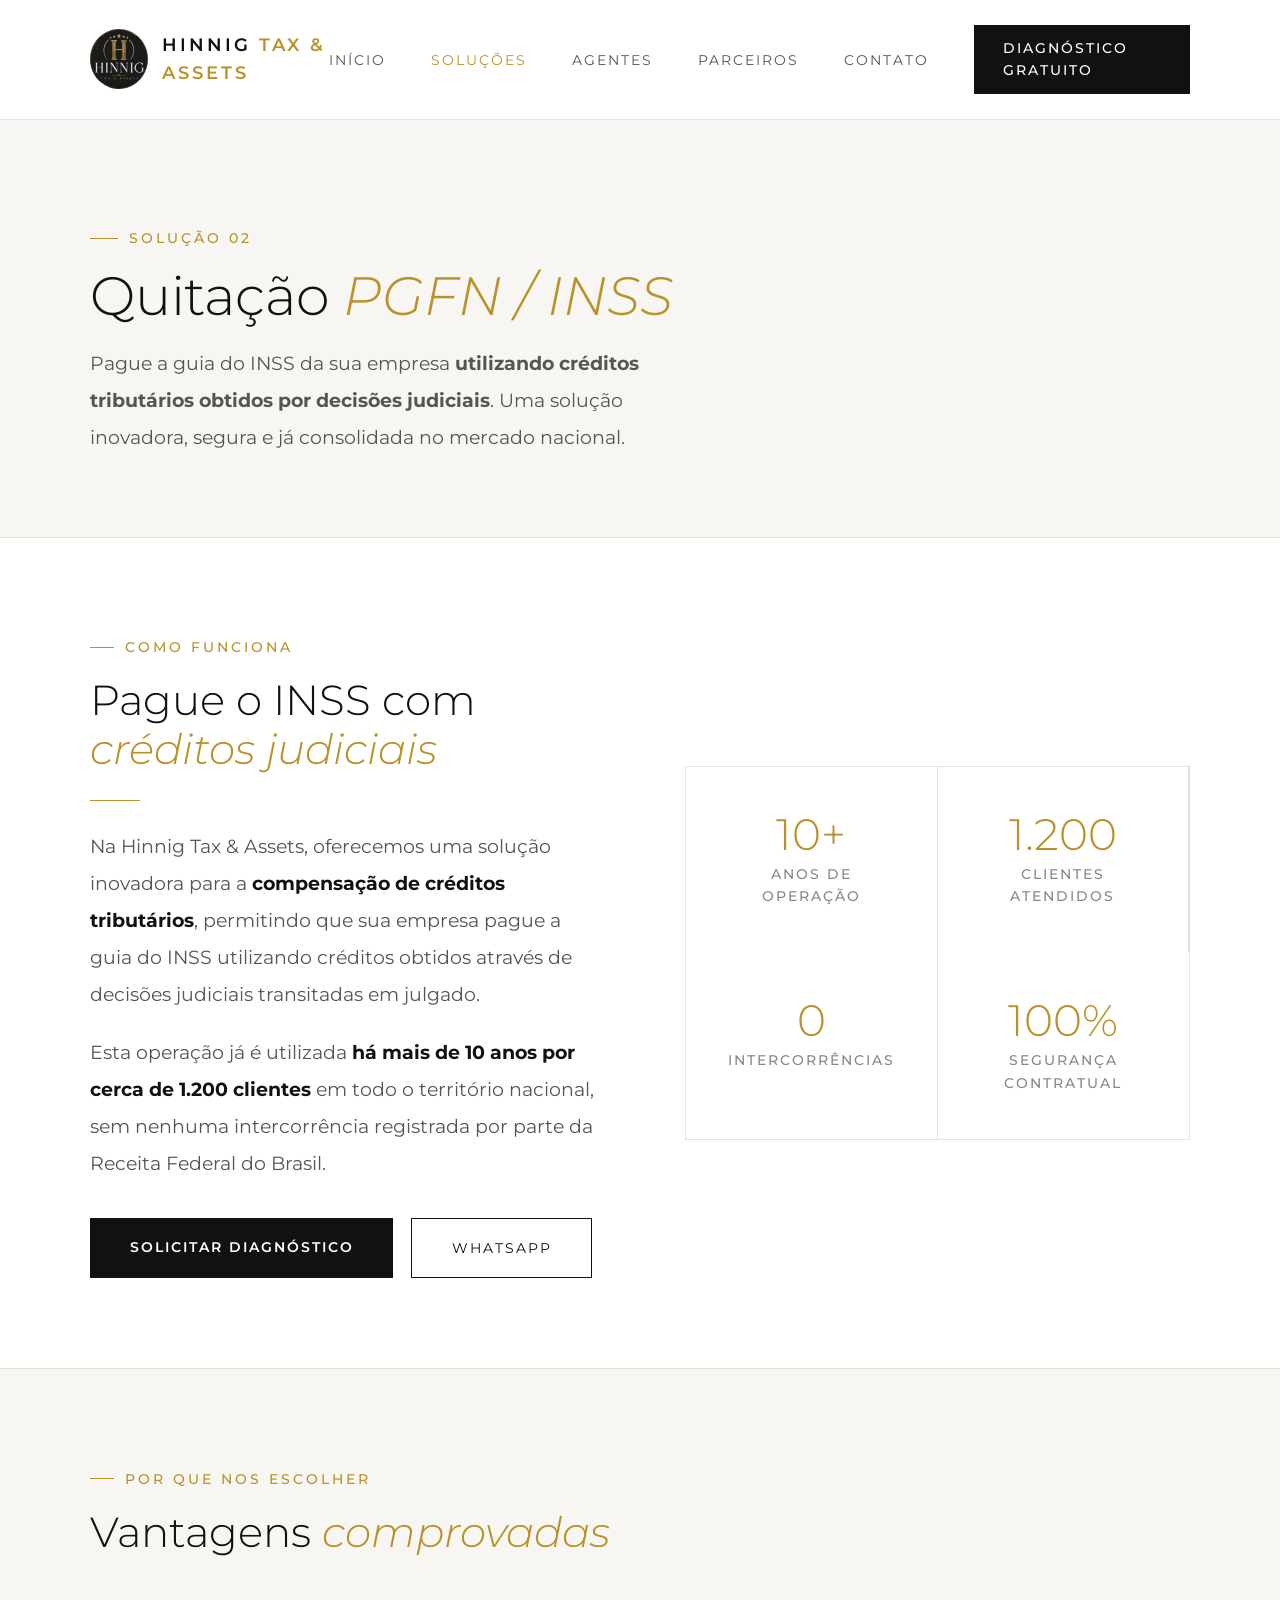
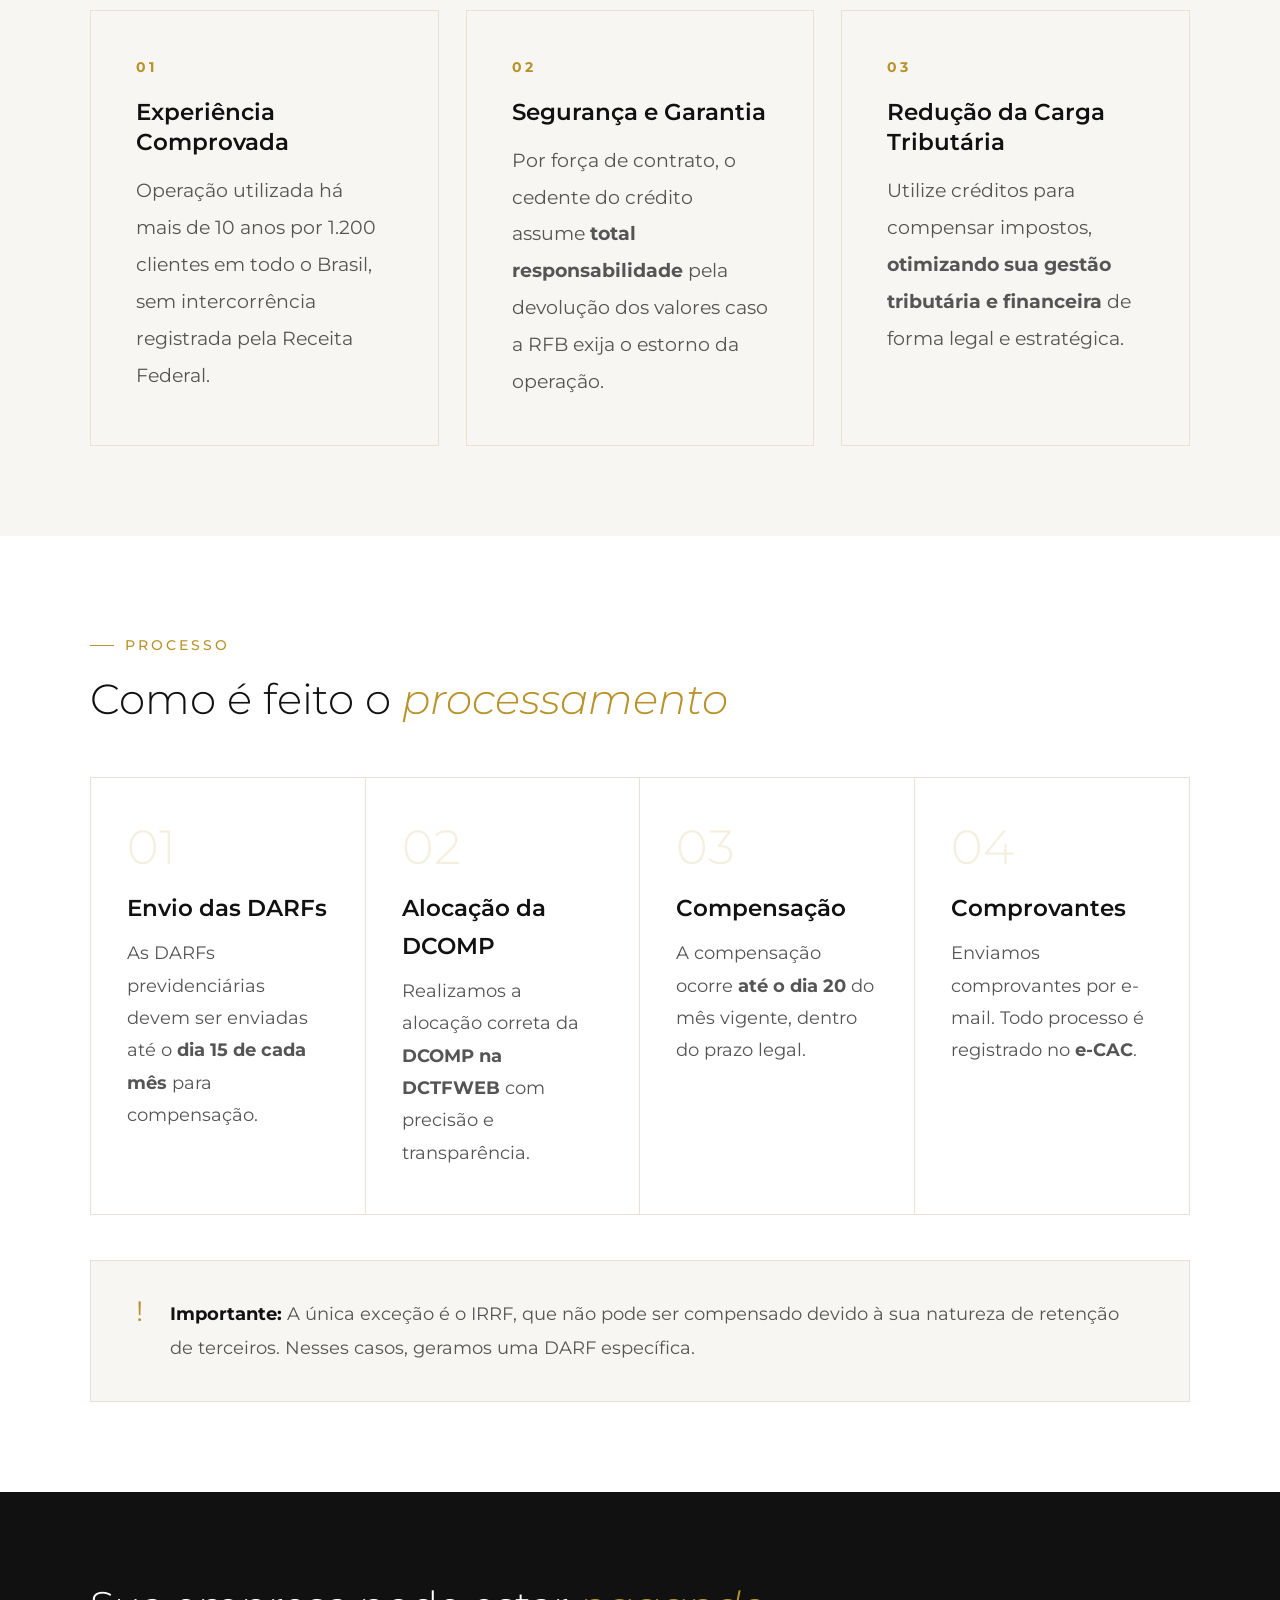
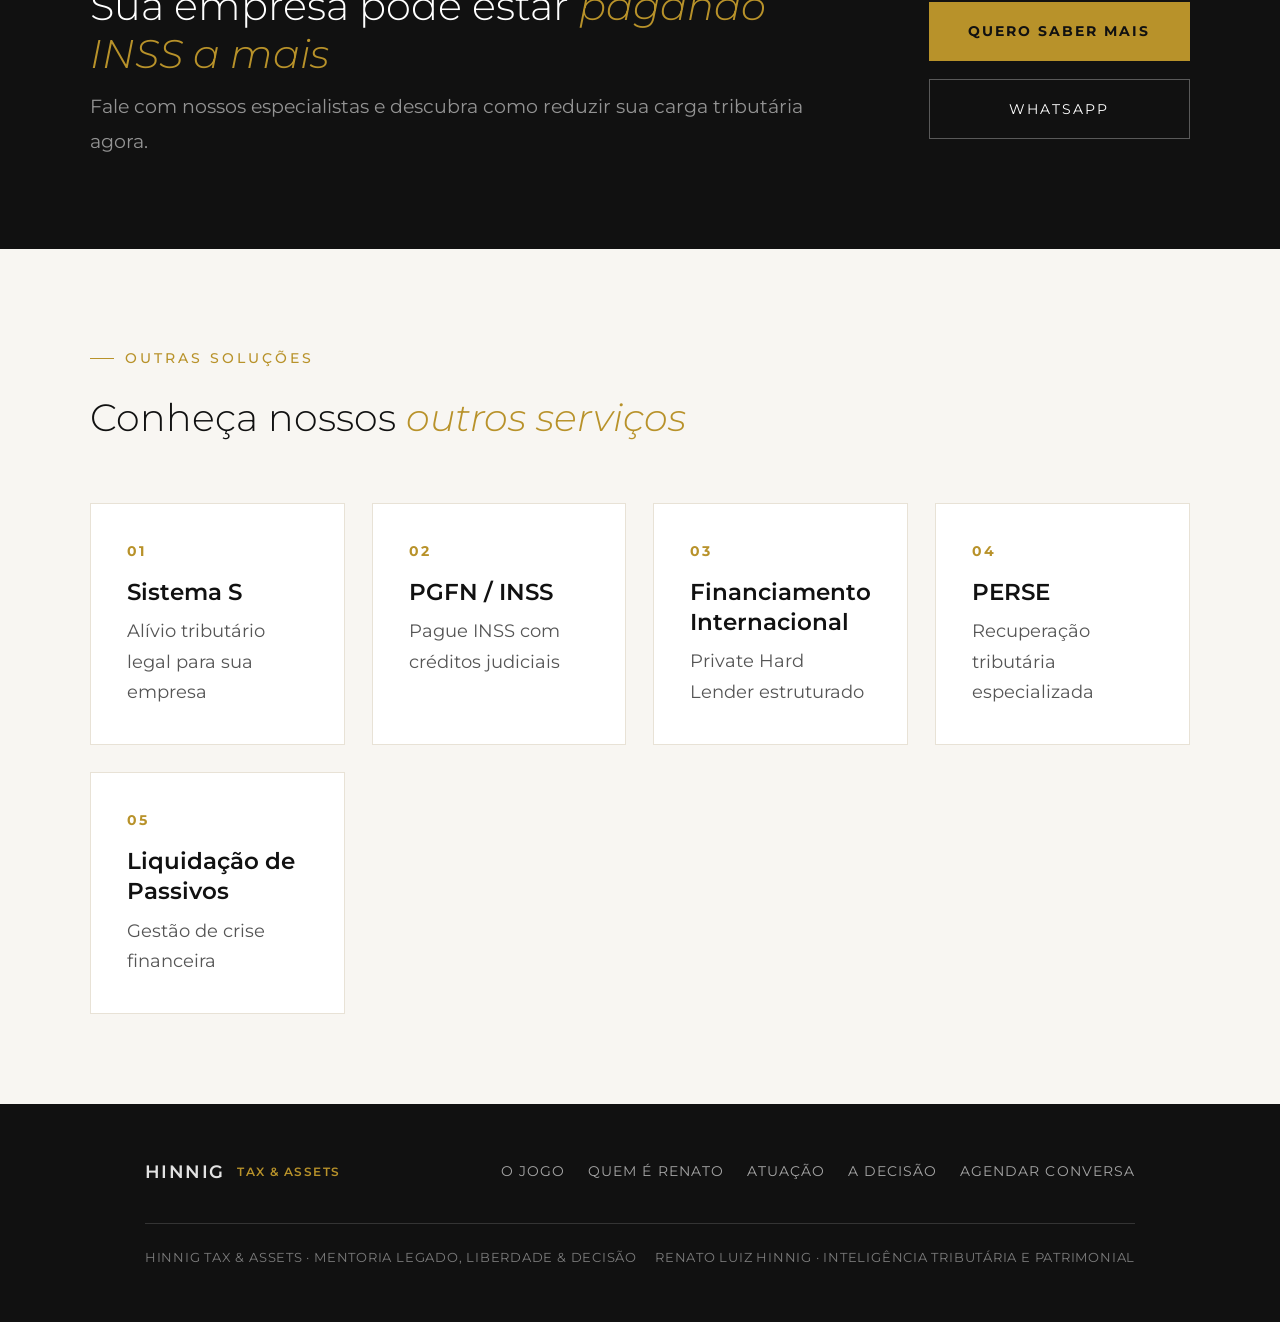
<file: pgfn-inss.html>
<!DOCTYPE html>
<html lang="pt-BR">
<head>
<meta charset="UTF-8">
<meta name="viewport" content="width=device-width, initial-scale=1.0">
<title>PGFN / INSS — Hinnig Tax & Assets</title>
<link href="https://fonts.googleapis.com/css2?family=Cormorant+Garamond:ital,wght@0,300;0,400;0,600;1,300;1,400&family=Montserrat:wght@300;400;500;600&display=swap" rel="stylesheet">
<link rel="stylesheet" href="style.css">
</head>
<body>
<!-- NAV -->
<nav>
  <a href="index.html" class="nav-logo" style="text-decoration:none;">
    <img src="logo.svg" alt="Hinnig Tax & Assets" class="logo-svg">
    <div class="nav-brand">HINNIG <span>TAX &amp; ASSETS</span></div>
  </a>

  <ul class="nav-links">
    <li><a href="index.html">Início</a></li>

    <li class="nav-dropdown">
      <a href="servicos.html" class="active">Soluções</a>
      <div class="nav-dropdown-menu">
        <a href="servicos.html">Todas as Soluções</a>
        <a href="sistema-s.html">Sistema S</a>
        <a href="pgfn-inss.html">PGFN / INSS</a>
        <a href="financiamento.html">Financiamentos</a>
        <a href="perse.html">PERSE</a>
        <a href="passivos.html">Passivos Tributários</a>
      </div>
    </li>

    <li><a href="agentes.html">Agentes</a></li>
    <li><a href="parceiros.html">Parceiros</a></li>
    <li><a href="contato.html">Contato</a></li>
  </ul>

  <a class="nav-cta" href="contato.html">Diagnóstico gratuito</a>
</nav>

<!-- HERO -->
<div class="page-hero">
  <div class="page-hero-inner">
    <div class="page-tag"><div class="page-tag-line"></div><span>Solução 02</span></div>
    <h1>Quitação <em>PGFN / INSS</em></h1>
    <p>Pague a guia do INSS da sua empresa <strong>utilizando créditos tributários obtidos por decisões judiciais</strong>. Uma solução inovadora, segura e já consolidada no mercado nacional.</p>
  </div>
</div>

<!-- VISÃO GERAL -->
<section class="section">
  <div class="two-col">
    <div class="two-col-text">
      <div class="section-tag"><div class="section-tag-line"></div><span>Como funciona</span></div>
      <h2 class="section-title">Pague o INSS com <em>créditos judiciais</em></h2>
      <div class="divider"></div>

      <p>Na Hinnig Tax & Assets, oferecemos uma solução inovadora para a <strong>compensação de créditos tributários</strong>, permitindo que sua empresa pague a guia do INSS utilizando créditos obtidos através de decisões judiciais transitadas em julgado.</p>

      <p>Esta operação já é utilizada <strong>há mais de 10 anos por cerca de 1.200 clientes</strong> em todo o território nacional, sem nenhuma intercorrência registrada por parte da Receita Federal do Brasil.</p>

      <div style="margin-top:2rem;display:flex;gap:1rem;flex-wrap:wrap;">
        <a class="btn-black" href="contato.html">Solicitar diagnóstico</a>
        <a class="btn-outline-dark" href="https://api.whatsapp.com/send/?phone=5548991885454" target="_blank">WhatsApp</a>
      </div>
    </div>

    <div>
      <div class="stat-row" style="grid-template-columns:1fr 1fr;margin-top:0;">
        <div class="stat-item"><div class="stat-num">10+</div><div class="stat-label">Anos de operação</div></div>
        <div class="stat-item"><div class="stat-num">1.200</div><div class="stat-label">Clientes atendidos</div></div>
        <div class="stat-item"><div class="stat-num">0</div><div class="stat-label">Intercorrências</div></div>
        <div class="stat-item"><div class="stat-num">100%</div><div class="stat-label">Segurança contratual</div></div>
      </div>
    </div>
  </div>
</section>

<!-- VANTAGENS -->
<section class="section" style="background:var(--off-white);border-top:1px solid var(--border);">
  <div class="section-tag"><div class="section-tag-line"></div><span>Por que nos escolher</span></div>
  <h2 class="section-title">Vantagens <em>comprovadas</em></h2>

  <div class="cards-grid">
    <div class="feature-card">
      <div class="feature-card-num">01</div>
      <h3>Experiência Comprovada</h3>
      <p>Operação utilizada há mais de 10 anos por 1.200 clientes em todo o Brasil, sem intercorrência registrada pela Receita Federal.</p>
    </div>

    <div class="feature-card">
      <div class="feature-card-num">02</div>
      <h3>Segurança e Garantia</h3>
      <p>Por força de contrato, o cedente do crédito assume <strong>total responsabilidade</strong> pela devolução dos valores caso a RFB exija o estorno da operação.</p>
    </div>

    <div class="feature-card">
      <div class="feature-card-num">03</div>
      <h3>Redução da Carga Tributária</h3>
      <p>Utilize créditos para compensar impostos, <strong>otimizando sua gestão tributária e financeira</strong> de forma legal e estratégica.</p>
    </div>
  </div>
</section>

<!-- PROCESSO -->
<section class="section">
  <div class="section-tag"><div class="section-tag-line"></div><span>Processo</span></div>
  <h2 class="section-title">Como é feito o <em>processamento</em></h2>

  <div class="steps">
    <div class="step"><div class="step-num">01</div><h4>Envio das DARFs</h4><p>As DARFs previdenciárias devem ser enviadas até o <strong>dia 15 de cada mês</strong> para compensação.</p></div>
    <div class="step"><div class="step-num">02</div><h4>Alocação da DCOMP</h4><p>Realizamos a alocação correta da <strong>DCOMP na DCTFWEB</strong> com precisão e transparência.</p></div>
    <div class="step"><div class="step-num">03</div><h4>Compensação</h4><p>A compensação ocorre <strong>até o dia 20</strong> do mês vigente, dentro do prazo legal.</p></div>
    <div class="step"><div class="step-num">04</div><h4>Comprovantes</h4><p>Enviamos comprovantes por e-mail. Todo processo é registrado no <strong>e-CAC</strong>.</p></div>
  </div>

  <div class="aviso" style="margin-top:2.5rem;">
    <div class="aviso-icon">!</div>
    <div>
      <p><strong>Importante:</strong> A única exceção é o IRRF, que não pode ser compensado devido à sua natureza de retenção de terceiros. Nesses casos, geramos uma DARF específica.</p>
    </div>
  </div>
</section>

<!-- CTA -->
<div class="cta-banner">
  <div>
    <h2>Sua empresa pode estar <em>pagando INSS a mais</em></h2>
    <p>Fale com nossos especialistas e descubra como reduzir sua carga tributária agora.</p>
  </div>

  <div class="cta-btns">
    <a class="btn-gold" href="contato.html">Quero saber mais</a>
    <a class="btn-white-outline" href="https://api.whatsapp.com/send/?phone=5548991885454" target="_blank">WhatsApp</a>
  </div>
</div>
<!-- OUTRAS SOLUÇÕES -->
<section class="outros-servicos">
  <div class="section-tag">
    <div class="section-tag-line"></div>
    <span>Outras soluções</span>
  </div>

  <h2>Conheça nossos <em>outros serviços</em></h2>

  <div class="outros-grid">
    <a class="outro-card" href="sistema-s.html">
      <div class="outro-card-num">01</div>
      <h4>Sistema S</h4>
      <p>Alívio tributário legal para sua empresa</p>
    </a>

    <a class="outro-card" href="pgfn-inss.html">
      <div class="outro-card-num">02</div>
      <h4>PGFN / INSS</h4>
      <p>Pague INSS com créditos judiciais</p>
    </a>

    <a class="outro-card" href="financiamento.html">
      <div class="outro-card-num">03</div>
      <h4>Financiamento Internacional</h4>
      <p>Private Hard Lender estruturado</p>
    </a>

    <a class="outro-card" href="perse.html">
      <div class="outro-card-num">04</div>
      <h4>PERSE</h4>
      <p>Recuperação tributária especializada</p>
    </a>

    <a class="outro-card" href="passivos.html">
      <div class="outro-card-num">05</div>
      <h4>Liquidação de Passivos</h4>
      <p>Gestão de crise financeira</p>
    </a>
  </div>
</section>
<!-- FOOTER -->
<footer class="site-footer">
  <div class="wrap"><div class="foot"><a class="brand" href="index.html">Hinnig <small>Tax &amp; Assets</small></a><nav aria-label="Rodapé" class="foot-links"><a href="index.html#abertura">O jogo</a><a href="index.html#renato">Quem é Renato</a><a href="index.html#atuacao">Atuação</a><a href="index.html#decisao">A decisão</a><a href="index.html#contato">Agendar conversa</a></nav></div><div class="foot-bottom"><span>Hinnig Tax &amp; Assets · Mentoria Legado, Liberdade &amp; Decisão</span><span>Renato Luiz Hinnig · Inteligência tributária e patrimonial</span></div></div>
  <div class="footer-brand">HINNIG <span>TAX &amp; ASSETS</span></div>
  <div class="footer-copy">© 2025 Hinnig Tax &amp; Assets. Todos os direitos reservados.</div>
</footer>

<script src="responsive.js"></script>
</body>
</html>
</file>
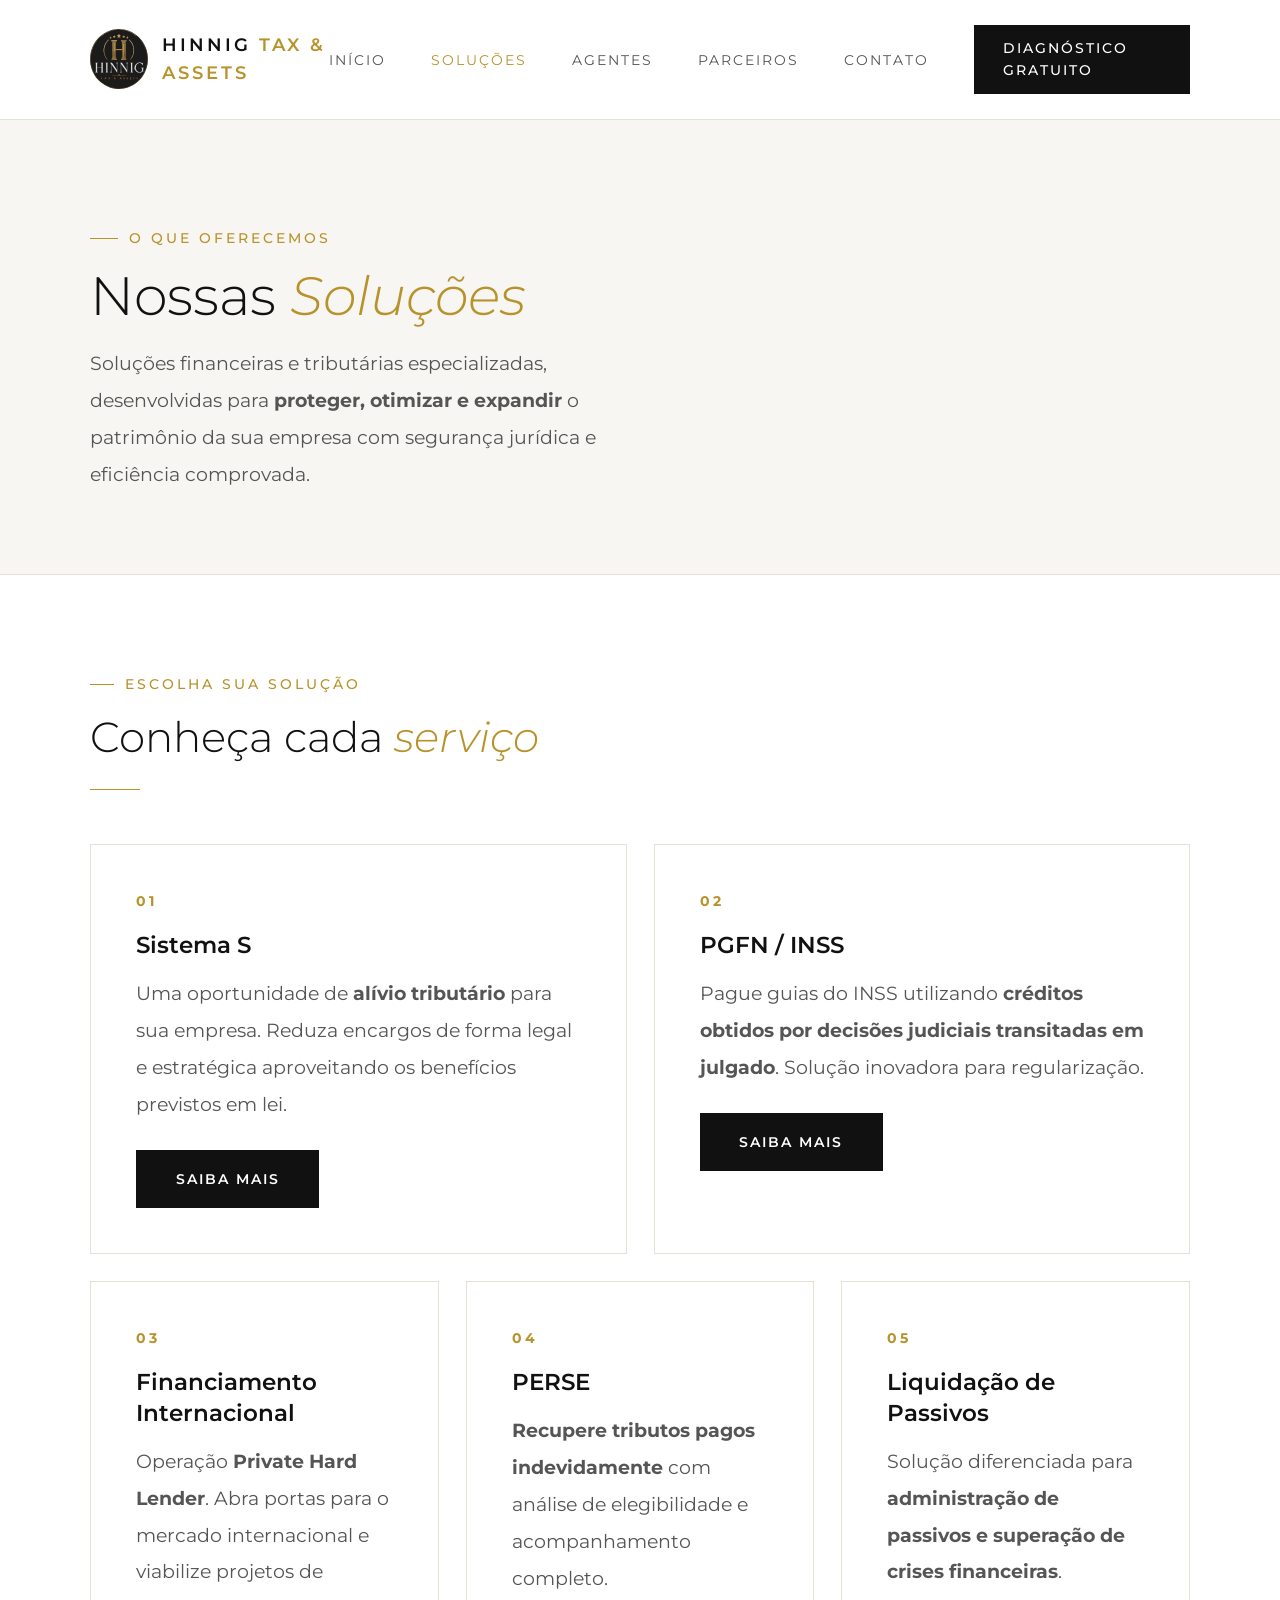
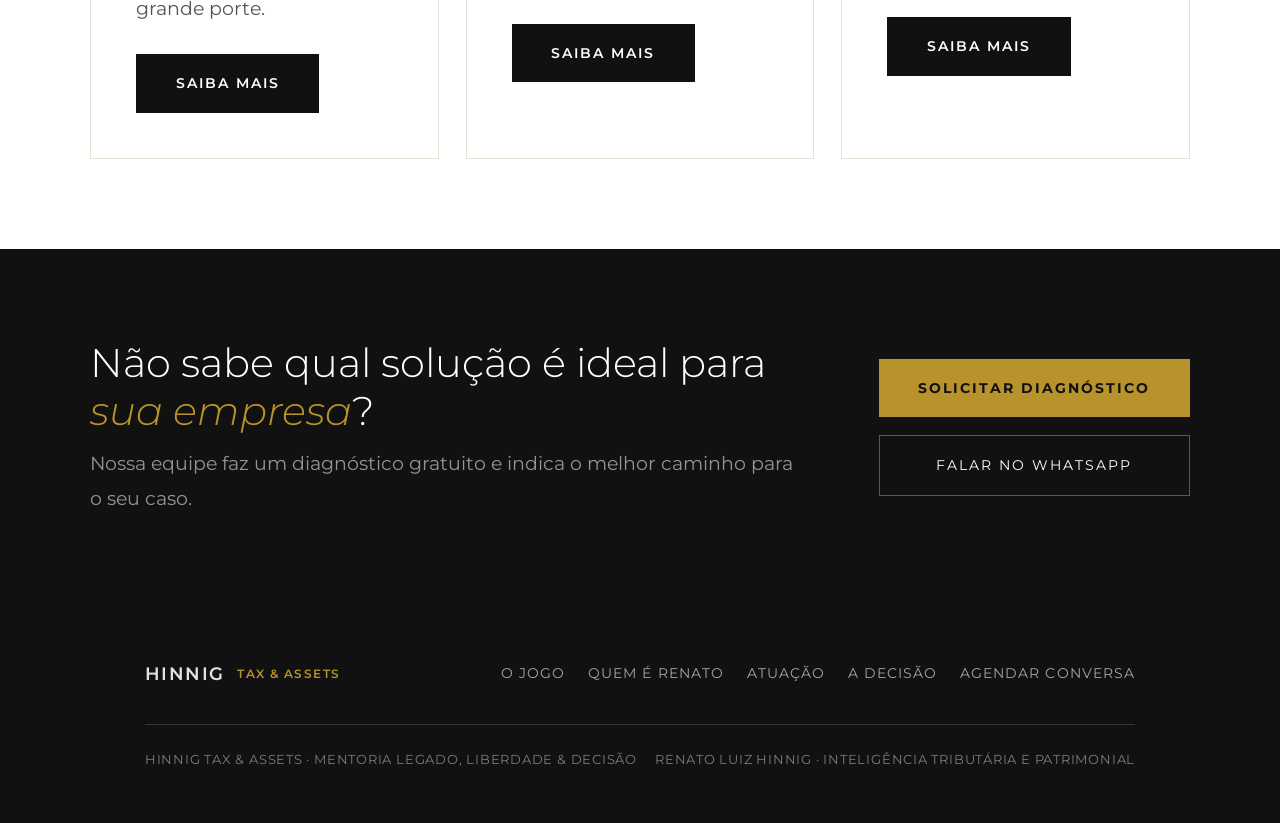
<file: servicos.html>
<!DOCTYPE html>
<html lang="pt-BR">
<head>
<meta charset="UTF-8">
<meta name="viewport" content="width=device-width, initial-scale=1.0">
<title>Soluções — Hinnig Tax & Assets</title>
<link href="https://fonts.googleapis.com/css2?family=Cormorant+Garamond:ital,wght@0,300;0,400;0,600;1,300;1,400&family=Montserrat:wght@300;400;500;600&display=swap" rel="stylesheet">
<link rel="stylesheet" href="style.css">
</head>
<body>
<!-- NAV -->
<nav>
  <a href="index.html" class="nav-logo" style="text-decoration:none;">
    <img src="logo.svg" alt="Hinnig Tax & Assets" class="logo-svg">
    <div class="nav-brand">HINNIG <span>TAX &amp; ASSETS</span></div>
  </a>

  <ul class="nav-links">
    <li><a href="index.html">Início</a></li>

    <li class="nav-dropdown">
      <a href="servicos.html" class="active">Soluções</a>
      <div class="nav-dropdown-menu">
        <a href="servicos.html">Todas as Soluções</a>
        <a href="sistema-s.html">Sistema S</a>
        <a href="pgfn-inss.html">PGFN / INSS</a>
        <a href="financiamento.html">Financiamentos</a>
        <a href="perse.html">PERSE</a>
        <a href="passivos.html">Passivos Tributários</a>
      </div>
    </li>

    <li><a href="agentes.html">Agentes</a></li>
    <li><a href="parceiros.html">Parceiros</a></li>
    <li><a href="contato.html">Contato</a></li>
  </ul>

  <a class="nav-cta" href="contato.html">Diagnóstico gratuito</a>
</nav>

<!-- HERO -->
<div class="page-hero">
  <div class="page-hero-inner">
    <div class="page-tag"><div class="page-tag-line"></div><span>O que oferecemos</span></div>
    <h1>Nossas <em>Soluções</em></h1>
    <p>Soluções financeiras e tributárias especializadas, desenvolvidas para <strong>proteger, otimizar e expandir</strong> o patrimônio da sua empresa com segurança jurídica e eficiência comprovada.</p>
  </div>
</div>

<!-- SOLUÇÕES -->
<section class="section">
  <div class="section-tag"><div class="section-tag-line"></div><span>Escolha sua solução</span></div>
  <h2 class="section-title">Conheça cada <em>serviço</em></h2>
  <div class="divider"></div>

  <div class="cards-grid-2">
    <div class="feature-card">
      <div class="feature-card-num">01</div>
      <h3>Sistema S</h3>
      <p>Uma oportunidade de <strong>alívio tributário</strong> para sua empresa. Reduza encargos de forma legal e estratégica aproveitando os benefícios previstos em lei.</p>
      <a class="btn-black" href="sistema-s.html" style="margin-top:1.5rem;">Saiba mais</a>
    </div>

    <div class="feature-card">
      <div class="feature-card-num">02</div>
      <h3>PGFN / INSS</h3>
      <p>Pague guias do INSS utilizando <strong>créditos obtidos por decisões judiciais transitadas em julgado</strong>. Solução inovadora para regularização.</p>
      <a class="btn-black" href="pgfn-inss.html" style="margin-top:1.5rem;">Saiba mais</a>
    </div>
  </div>

  <div class="cards-grid" style="margin-top:1.5rem;">
    <div class="feature-card">
      <div class="feature-card-num">03</div>
      <h3>Financiamento Internacional</h3>
      <p>Operação <strong>Private Hard Lender</strong>. Abra portas para o mercado internacional e viabilize projetos de grande porte.</p>
      <a class="btn-black" href="financiamento.html" style="margin-top:1.5rem;">Saiba mais</a>
    </div>

    <div class="feature-card">
      <div class="feature-card-num">04</div>
      <h3>PERSE</h3>
      <p><strong>Recupere tributos pagos indevidamente</strong> com análise de elegibilidade e acompanhamento completo.</p>
      <a class="btn-black" href="perse.html" style="margin-top:1.5rem;">Saiba mais</a>
    </div>

    <div class="feature-card">
      <div class="feature-card-num">05</div>
      <h3>Liquidação de Passivos</h3>
      <p>Solução diferenciada para <strong>administração de passivos e superação de crises financeiras</strong>.</p>
      <a class="btn-black" href="passivos.html" style="margin-top:1.5rem;">Saiba mais</a>
    </div>
  </div>
</section>

<!-- CTA -->
<div class="cta-banner">
  <div>
    <h2>Não sabe qual solução é ideal para <em>sua empresa</em>?</h2>
    <p>Nossa equipe faz um diagnóstico gratuito e indica o melhor caminho para o seu caso.</p>
  </div>

  <div class="cta-btns">
    <a class="btn-gold" href="contato.html">Solicitar diagnóstico</a>
    <a class="btn-white-outline" href="https://api.whatsapp.com/send/?phone=5548991885454" target="_blank">Falar no WhatsApp</a>
  </div>
</div>

<!-- FOOTER -->
<footer class="site-footer">
  <div class="wrap"><div class="foot"><a class="brand" href="index.html">Hinnig <small>Tax &amp; Assets</small></a><nav aria-label="Rodapé" class="foot-links"><a href="index.html#abertura">O jogo</a><a href="index.html#renato">Quem é Renato</a><a href="index.html#atuacao">Atuação</a><a href="index.html#decisao">A decisão</a><a href="index.html#contato">Agendar conversa</a></nav></div><div class="foot-bottom"><span>Hinnig Tax &amp; Assets · Mentoria Legado, Liberdade &amp; Decisão</span><span>Renato Luiz Hinnig · Inteligência tributária e patrimonial</span></div></div>
  <div class="footer-brand">HINNIG <span>TAX &amp; ASSETS</span></div>
  <div class="footer-copy">© 2025 Hinnig Tax &amp; Assets. Todos os direitos reservados.</div>
</footer>

<script src="responsive.js"></script>
</body>
</html>
</file>
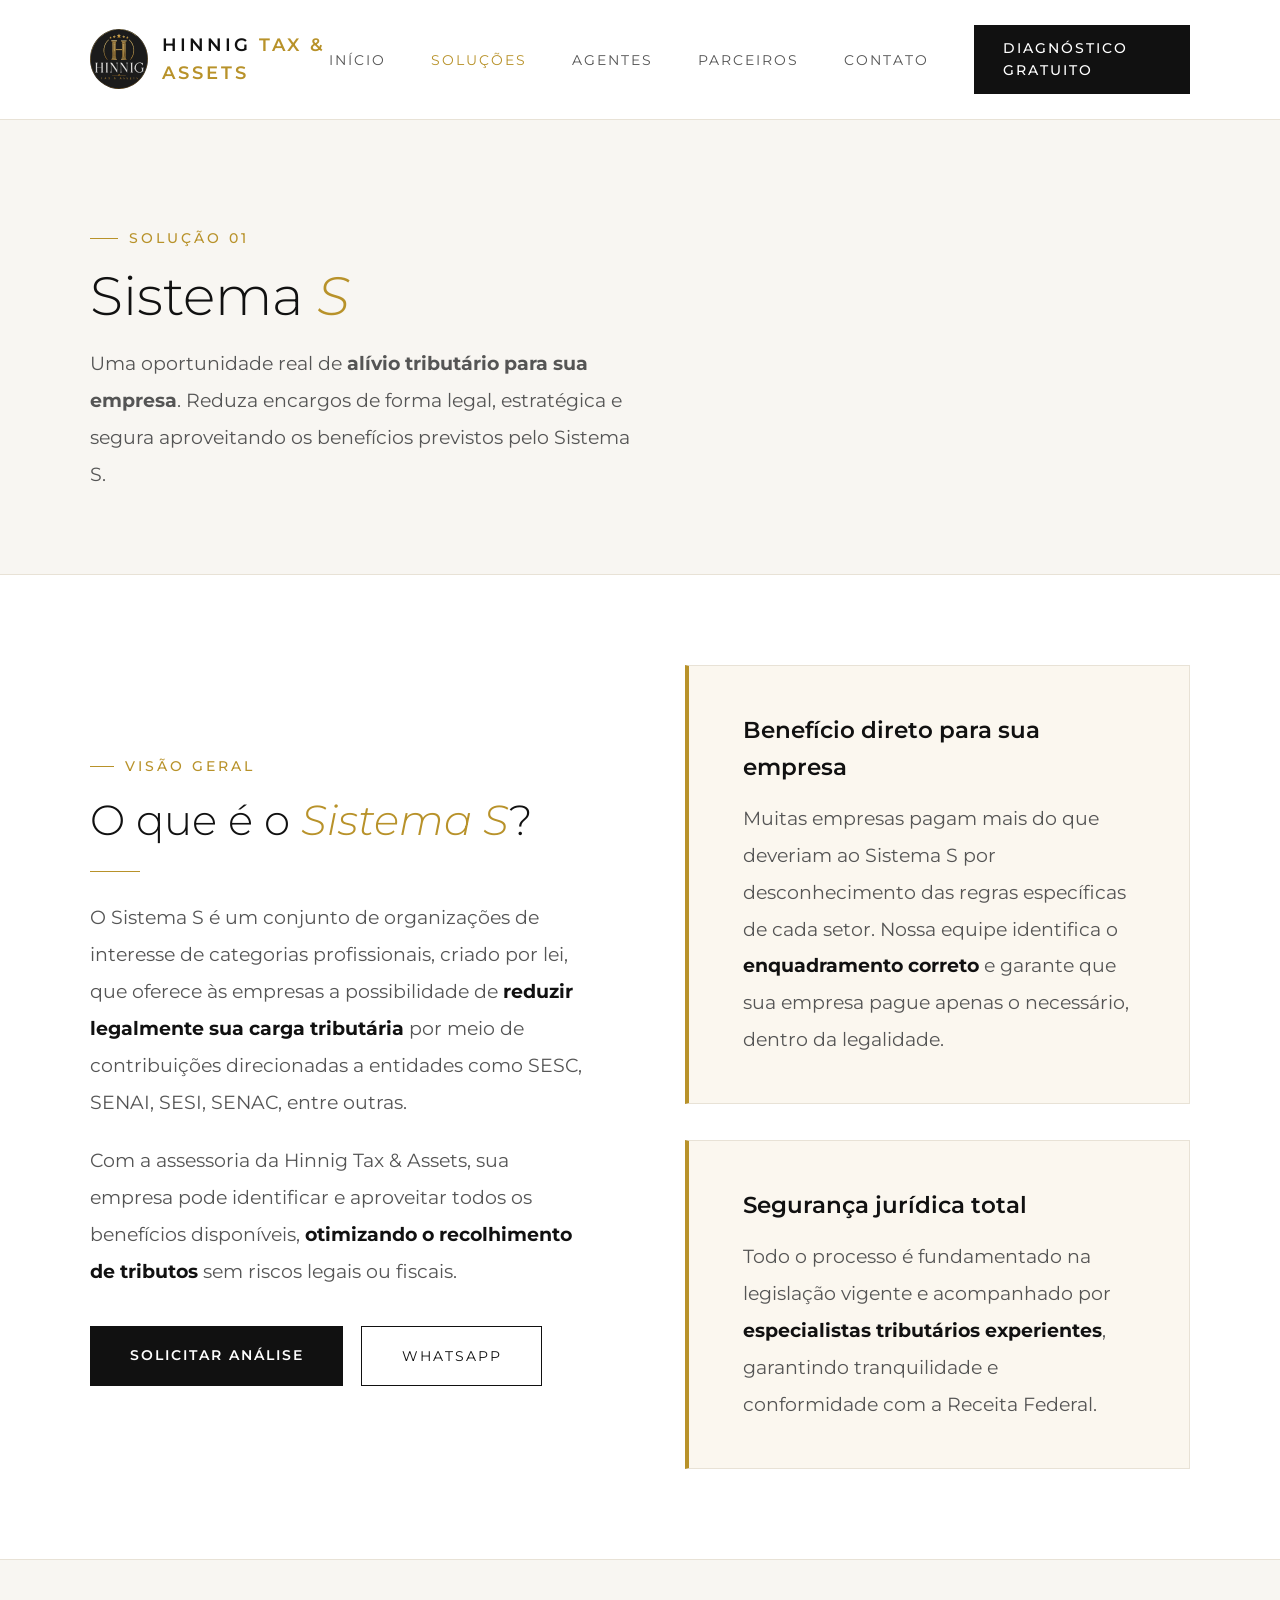
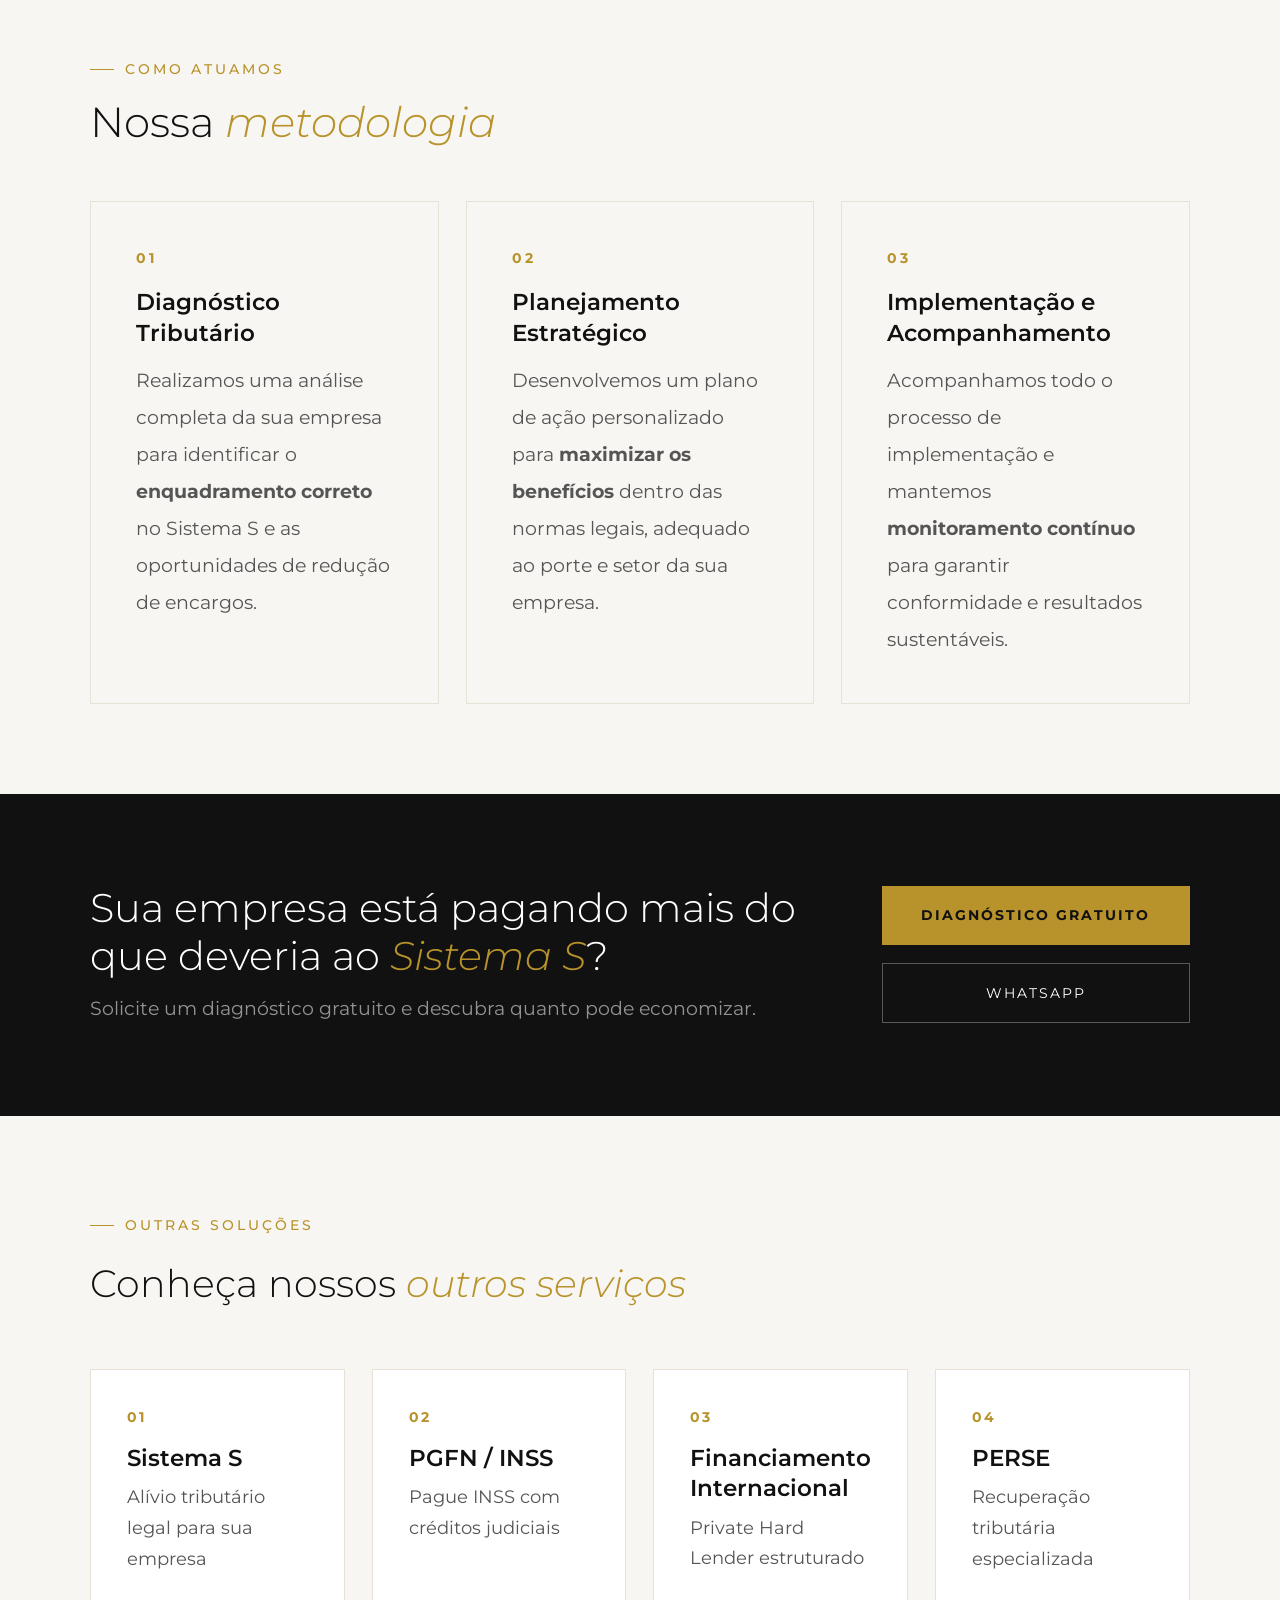
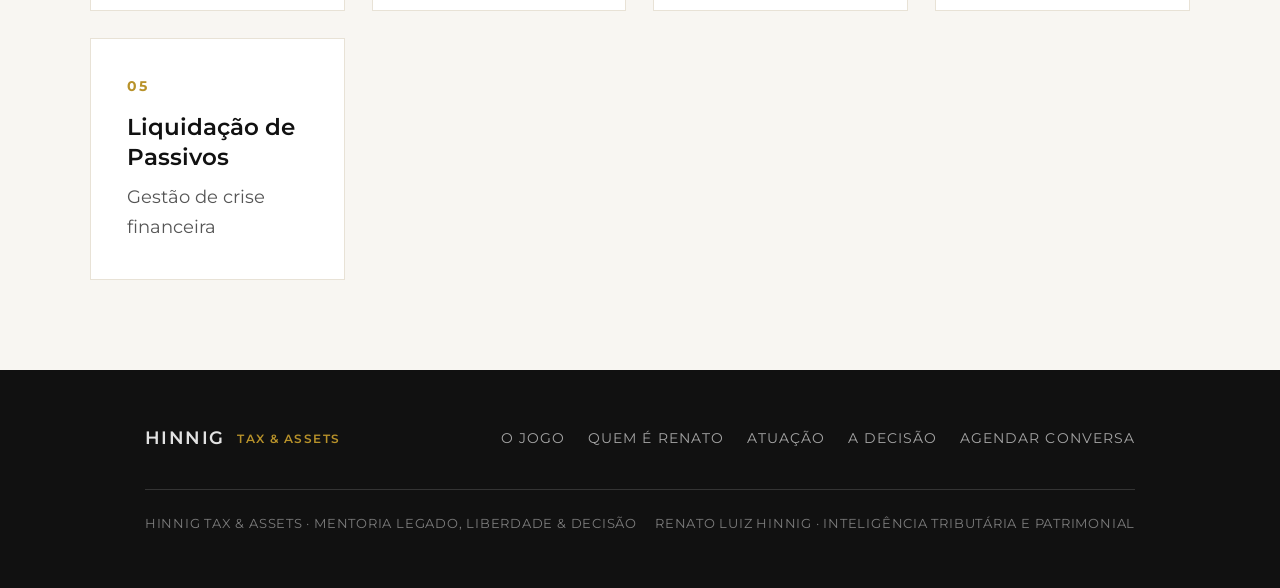
<file: sistema-s.html>
<!DOCTYPE html>
<html lang="pt-BR">
<head>
<meta charset="UTF-8">
<meta name="viewport" content="width=device-width, initial-scale=1.0">
<title>Sistema S — Hinnig Tax & Assets</title>
<link href="https://fonts.googleapis.com/css2?family=Cormorant+Garamond:ital,wght@0,300;0,400;0,600;1,300;1,400&family=Montserrat:wght@300;400;500;600&display=swap" rel="stylesheet">
<link rel="stylesheet" href="style.css">
</head>
<body>
<!-- NAV -->
<nav>
  <a href="index.html" class="nav-logo" style="text-decoration:none;">
    <img src="logo.svg" alt="Hinnig Tax & Assets" class="logo-svg">
    <div class="nav-brand">HINNIG <span>TAX &amp; ASSETS</span></div>
  </a>

  <ul class="nav-links">
    <li><a href="index.html">Início</a></li>

    <li class="nav-dropdown">
      <a href="servicos.html" class="active">Soluções</a>
      <div class="nav-dropdown-menu">
        <a href="servicos.html">Todas as Soluções</a>
        <a href="sistema-s.html">Sistema S</a>
        <a href="pgfn-inss.html">PGFN / INSS</a>
        <a href="financiamento.html">Financiamentos</a>
        <a href="perse.html">PERSE</a>
        <a href="passivos.html">Passivos Tributários</a>
      </div>
    </li>

    <li><a href="agentes.html">Agentes</a></li>
    <li><a href="parceiros.html">Parceiros</a></li>
    <li><a href="contato.html">Contato</a></li>
  </ul>

  <a class="nav-cta" href="contato.html">Diagnóstico gratuito</a>
</nav>

<!-- HERO -->
<div class="page-hero">
  <div class="page-hero-inner">
    <div class="page-tag"><div class="page-tag-line"></div><span>Solução 01</span></div>
    <h1>Sistema <em>S</em></h1>
    <p>Uma oportunidade real de <strong>alívio tributário para sua empresa</strong>. Reduza encargos de forma legal, estratégica e segura aproveitando os benefícios previstos pelo Sistema S.</p>
  </div>
</div>

<!-- VISÃO GERAL -->
<section class="section">
  <div class="two-col">
    <div class="two-col-text">
      <div class="section-tag"><div class="section-tag-line"></div><span>Visão geral</span></div>
      <h2 class="section-title">O que é o <em>Sistema S</em>?</h2>
      <div class="divider"></div>

      <p>O Sistema S é um conjunto de organizações de interesse de categorias profissionais, criado por lei, que oferece às empresas a possibilidade de <strong>reduzir legalmente sua carga tributária</strong> por meio de contribuições direcionadas a entidades como SESC, SENAI, SESI, SENAC, entre outras.</p>

      <p>Com a assessoria da Hinnig Tax & Assets, sua empresa pode identificar e aproveitar todos os benefícios disponíveis, <strong>otimizando o recolhimento de tributos</strong> sem riscos legais ou fiscais.</p>

      <div style="margin-top:2rem;display:flex;gap:1rem;flex-wrap:wrap;">
        <a class="btn-black" href="contato.html">Solicitar análise</a>
        <a class="btn-outline-dark" href="https://api.whatsapp.com/send/?phone=5548991885454" target="_blank">WhatsApp</a>
      </div>
    </div>

    <div>
      <div class="destaque-box" style="margin-top:0;">
        <h3>Benefício direto para sua empresa</h3>
        <p>Muitas empresas pagam mais do que deveriam ao Sistema S por desconhecimento das regras específicas de cada setor. Nossa equipe identifica o <strong>enquadramento correto</strong> e garante que sua empresa pague apenas o necessário, dentro da legalidade.</p>
      </div>

      <div class="destaque-box">
        <h3>Segurança jurídica total</h3>
        <p>Todo o processo é fundamentado na legislação vigente e acompanhado por <strong>especialistas tributários experientes</strong>, garantindo tranquilidade e conformidade com a Receita Federal.</p>
      </div>
    </div>
  </div>
</section>

<!-- METODOLOGIA -->
<section class="section" style="background:var(--off-white);border-top:1px solid var(--border);">
  <div class="section-tag"><div class="section-tag-line"></div><span>Como atuamos</span></div>
  <h2 class="section-title">Nossa <em>metodologia</em></h2>

  <div class="cards-grid">
    <div class="feature-card">
      <div class="feature-card-num">01</div>
      <h3>Diagnóstico Tributário</h3>
      <p>Realizamos uma análise completa da sua empresa para identificar o <strong>enquadramento correto</strong> no Sistema S e as oportunidades de redução de encargos.</p>
    </div>

    <div class="feature-card">
      <div class="feature-card-num">02</div>
      <h3>Planejamento Estratégico</h3>
      <p>Desenvolvemos um plano de ação personalizado para <strong>maximizar os benefícios</strong> dentro das normas legais, adequado ao porte e setor da sua empresa.</p>
    </div>

    <div class="feature-card">
      <div class="feature-card-num">03</div>
      <h3>Implementação e Acompanhamento</h3>
      <p>Acompanhamos todo o processo de implementação e mantemos <strong>monitoramento contínuo</strong> para garantir conformidade e resultados sustentáveis.</p>
    </div>
  </div>
</section>

<!-- CTA -->
<div class="cta-banner">
  <div>
    <h2>Sua empresa está pagando mais do que deveria ao <em>Sistema S</em>?</h2>
    <p>Solicite um diagnóstico gratuito e descubra quanto pode economizar.</p>
  </div>

  <div class="cta-btns">
    <a class="btn-gold" href="contato.html">Diagnóstico gratuito</a>
    <a class="btn-white-outline" href="https://api.whatsapp.com/send/?phone=5548991885454" target="_blank">WhatsApp</a>
  </div>
</div>
<!-- OUTRAS SOLUÇÕES -->
<section class="outros-servicos">
  <div class="section-tag">
    <div class="section-tag-line"></div>
    <span>Outras soluções</span>
  </div>

  <h2>Conheça nossos <em>outros serviços</em></h2>

  <div class="outros-grid">
    <a class="outro-card" href="sistema-s.html">
      <div class="outro-card-num">01</div>
      <h4>Sistema S</h4>
      <p>Alívio tributário legal para sua empresa</p>
    </a>

    <a class="outro-card" href="pgfn-inss.html">
      <div class="outro-card-num">02</div>
      <h4>PGFN / INSS</h4>
      <p>Pague INSS com créditos judiciais</p>
    </a>

    <a class="outro-card" href="financiamento.html">
      <div class="outro-card-num">03</div>
      <h4>Financiamento Internacional</h4>
      <p>Private Hard Lender estruturado</p>
    </a>

    <a class="outro-card" href="perse.html">
      <div class="outro-card-num">04</div>
      <h4>PERSE</h4>
      <p>Recuperação tributária especializada</p>
    </a>

    <a class="outro-card" href="passivos.html">
      <div class="outro-card-num">05</div>
      <h4>Liquidação de Passivos</h4>
      <p>Gestão de crise financeira</p>
    </a>
  </div>
</section>
<!-- FOOTER -->
<footer class="site-footer">
  <div class="wrap"><div class="foot"><a class="brand" href="index.html">Hinnig <small>Tax &amp; Assets</small></a><nav aria-label="Rodapé" class="foot-links"><a href="index.html#abertura">O jogo</a><a href="index.html#renato">Quem é Renato</a><a href="index.html#atuacao">Atuação</a><a href="index.html#decisao">A decisão</a><a href="index.html#contato">Agendar conversa</a></nav></div><div class="foot-bottom"><span>Hinnig Tax &amp; Assets · Mentoria Legado, Liberdade &amp; Decisão</span><span>Renato Luiz Hinnig · Inteligência tributária e patrimonial</span></div></div>
  <div class="footer-brand">HINNIG <span>TAX &amp; ASSETS</span></div>
  <div class="footer-copy">© 2025 Hinnig Tax &amp; Assets. Todos os direitos reservados.</div>
</footer>

<script src="responsive.js"></script>
</body>
</html>
</file>
<file: style.css>
*{margin:0;padding:0;box-sizing:border-box;}
:root{
  --gold:#B8922A;--gold-light:#C9A84C;--gold-bg:#FBF7EF;
  --black:#111111;--gray:#555555;--gray-light:#888888;
  --white:#FFFFFF;--off-white:#F8F6F2;--border:#E8E2D6;
}
body{background:var(--white);color:var(--black);font-family:'Montserrat',sans-serif;font-weight:300;overflow-x:hidden;}

/* NAV */
body > nav{background:var(--white);border-bottom:1px solid var(--border);display:flex;align-items:center;justify-content:space-between;padding:1.4rem 5rem;position:sticky;top:0;z-index:100;}
.nav-logo{display:flex;align-items:center;gap:0.8rem;text-decoration:none;}
.logo-svg{width:60px;height:60px;object-fit:contain;display:block;}
.nav-logo-circle{width:38px;height:38px;border-radius:50%;border:1.5px solid var(--gold);display:flex;align-items:center;justify-content:center;font-family:'Cormorant Garamond',serif;font-size:17px;color:var(--gold);}
.nav-brand{font-family:'Cormorant Garamond',serif;font-size:18px;font-weight:600;letter-spacing:3px;color:var(--black);}
.nav-brand span{color:var(--gold);}
.nav-links{display:flex;gap:2.5rem;list-style:none;align-items:center;}
.nav-links a{text-decoration:none;color:var(--gray);font-size:11px;letter-spacing:2px;text-transform:uppercase;transition:color 0.3s;}
.nav-links a:hover,.nav-links a.active{color:var(--gold);}
.nav-dropdown{position:relative;}
.nav-dropdown-menu{display:none;position:absolute;top:100%;left:0;background:var(--white);border:1px solid var(--border);min-width:220px;z-index:200;padding:0.5rem 0;}
.nav-dropdown:hover .nav-dropdown-menu{display:block;}
.nav-dropdown-menu a{display:block;padding:0.7rem 1.4rem;font-size:11px;letter-spacing:1px;color:var(--gray);text-decoration:none;transition:all 0.2s;}
.nav-dropdown-menu a:hover{color:var(--gold);background:var(--gold-bg);}
.nav-cta{background:var(--black);border:none;color:var(--white);padding:0.65rem 1.6rem;font-family:'Montserrat',sans-serif;font-size:11px;letter-spacing:2px;text-transform:uppercase;font-weight:500;cursor:pointer;transition:all 0.3s;text-decoration:none;}
.nav-cta:hover{background:var(--gold);}

/* PAGE HERO */
.page-hero{background:var(--off-white);padding:5.5rem 5rem 4.5rem;border-bottom:1px solid var(--border);}
.page-hero-inner{max-width:700px;}
.page-tag{display:inline-flex;align-items:center;gap:0.6rem;margin-bottom:1rem;}
.page-tag-line{width:28px;height:1px;background:var(--gold);}
.page-tag span{font-size:11px;letter-spacing:3px;text-transform:uppercase;color:var(--gold);font-weight:500;}
.page-hero h1{font-family:'Cormorant Garamond',serif;font-size:54px;font-weight:300;line-height:1.1;color:var(--black);margin-bottom:1rem;}
.page-hero h1 em{font-style:italic;color:var(--gold);}
.page-hero p{font-size:15px;line-height:1.9;color:var(--gray);max-width:560px;}

/* SEÇÃO BASE */
.section{padding:5rem 5rem;}
.section-tag{display:inline-flex;align-items:center;gap:0.6rem;margin-bottom:1rem;}
.section-tag-line{width:24px;height:1px;background:var(--gold);}
.section-tag span{font-size:11px;letter-spacing:3px;text-transform:uppercase;color:var(--gold);font-weight:500;}
.section-title{font-family:'Cormorant Garamond',serif;font-size:42px;font-weight:300;line-height:1.15;margin-bottom:0.8rem;color:var(--black);}
.section-title em{font-style:italic;color:var(--gold);}
.section-sub{font-size:15px;line-height:1.9;color:var(--gray);}
.divider{width:50px;height:1px;background:var(--gold);margin:1.5rem 0;}

/* DOIS COLS */
.two-col{display:grid;grid-template-columns:1fr 1fr;gap:5rem;align-items:center;}
.two-col-text p{font-size:15px;line-height:1.9;color:var(--gray);margin-bottom:1.2rem;}
.two-col-text p strong{color:var(--black);}

/* CARDS GRID */
.cards-grid{display:grid;grid-template-columns:repeat(3,1fr);gap:1.5rem;margin-top:3rem;}
.cards-grid-2{display:grid;grid-template-columns:repeat(2,1fr);gap:1.5rem;margin-top:3rem;}
.feature-card{border:1px solid var(--border);padding:2.5rem;transition:all 0.3s;position:relative;}
.feature-card:hover{border-color:var(--gold-light);background:var(--gold-bg);}
.feature-card-num{font-size:10px;letter-spacing:3px;color:var(--gold);font-weight:700;margin-bottom:1rem;}
.feature-card h3{font-family:'Cormorant Garamond',serif;font-size:22px;font-weight:600;color:var(--black);margin-bottom:0.8rem;line-height:1.3;}
.feature-card p{font-size:13.5px;line-height:1.9;color:var(--gray);}

/* DESTAQUE BOX */
.destaque-box{background:var(--gold-bg);border:1px solid var(--border);border-left:4px solid var(--gold);padding:2.5rem 3rem;margin-top:2rem;}
.destaque-box h3{font-family:'Cormorant Garamond',serif;font-size:22px;font-weight:600;color:var(--black);margin-bottom:0.8rem;}
.destaque-box p{font-size:14px;line-height:1.9;color:var(--gray);}
.destaque-box p strong{color:var(--black);}

/* STAT ROW */
.stat-row{display:grid;grid-template-columns:repeat(4,1fr);gap:0;border:1px solid var(--border);margin-top:3rem;}
.stat-item{padding:2.5rem 2rem;border-right:1px solid var(--border);text-align:center;}
.stat-item:last-child{border-right:none;}
.stat-num{font-family:'Cormorant Garamond',serif;font-size:44px;font-weight:300;color:var(--gold);line-height:1;}
.stat-label{font-size:11px;letter-spacing:2px;text-transform:uppercase;color:var(--gray-light);margin-top:0.4rem;font-weight:500;}

/* PROCESSO STEPS */
.steps{display:grid;grid-template-columns:repeat(4,1fr);gap:0;margin-top:3rem;border:1px solid var(--border);}
.step{padding:2.5rem 2rem;border-right:1px solid var(--border);position:relative;}
.step:last-child{border-right:none;}
.step-num{font-family:'Cormorant Garamond',serif;font-size:48px;font-weight:300;color:rgba(184,146,42,0.15);line-height:1;margin-bottom:1rem;}
.step h4{font-family:'Cormorant Garamond',serif;font-size:19px;font-weight:600;color:var(--black);margin-bottom:0.6rem;}
.step p{font-size:13px;line-height:1.8;color:var(--gray);}

/* AVISO */
.aviso{background:var(--off-white);border:1px solid var(--border);padding:2rem 2.5rem;margin-top:2rem;display:flex;gap:1.5rem;align-items:flex-start;}
.aviso-icon{font-family:'Cormorant Garamond',serif;font-size:28px;color:var(--gold);flex-shrink:0;line-height:1;}
.aviso p{font-size:13.5px;line-height:1.9;color:var(--gray);}
.aviso p strong{color:var(--black);}

/* OUTROS SERVIÇOS */
.outros-servicos{background:var(--off-white);padding:5rem;}
.outros-servicos h2{font-family:'Cormorant Garamond',serif;font-size:38px;font-weight:300;margin-bottom:3rem;color:var(--black);}
.outros-servicos h2 em{font-style:italic;color:var(--gold);}
.outros-grid{display:grid;grid-template-columns:repeat(4,1fr);gap:1.5rem;}
.outro-card{background:var(--white);border:1px solid var(--border);padding:2rem;text-decoration:none;display:block;transition:all 0.3s;}
.outro-card:hover{border-color:var(--gold-light);transform:translateY(-3px);}
.outro-card-num{font-size:10px;letter-spacing:2px;color:var(--gold);font-weight:700;margin-bottom:0.8rem;}
.outro-card h4{font-family:'Cormorant Garamond',serif;font-size:19px;font-weight:600;color:var(--black);margin-bottom:0.5rem;line-height:1.3;}
.outro-card p{font-size:12px;color:var(--gray);line-height:1.7;}

/* CTA BANNER */
.cta-banner{background:var(--black);padding:5rem;display:grid;grid-template-columns:1fr auto;gap:4rem;align-items:center;}
.cta-banner h2{font-family:'Cormorant Garamond',serif;font-size:40px;font-weight:300;color:var(--white);line-height:1.2;}
.cta-banner h2 em{font-style:italic;color:var(--gold);}
.cta-banner p{font-size:14px;color:rgba(255,255,255,0.55);margin-top:0.6rem;line-height:1.8;}
.cta-btns{display:flex;flex-direction:column;gap:1rem;flex-shrink:0;}
.btn-gold{background:var(--gold);color:var(--black);border:none;padding:1rem 2.2rem;font-family:'Montserrat',sans-serif;font-size:11px;letter-spacing:2px;text-transform:uppercase;font-weight:700;cursor:pointer;transition:all 0.3s;text-decoration:none;display:inline-block;text-align:center;}
.btn-gold:hover{background:var(--gold-light);}
.btn-white-outline{background:transparent;color:var(--white);border:1px solid rgba(255,255,255,0.3);padding:1rem 2.2rem;font-family:'Montserrat',sans-serif;font-size:11px;letter-spacing:2px;text-transform:uppercase;cursor:pointer;transition:all 0.3s;text-decoration:none;display:inline-block;text-align:center;}
.btn-white-outline:hover{border-color:var(--gold);color:var(--gold);}
.btn-black{background:var(--black);color:var(--white);border:none;padding:1rem 2.2rem;font-family:'Montserrat',sans-serif;font-size:11px;letter-spacing:2px;text-transform:uppercase;font-weight:600;cursor:pointer;transition:all 0.3s;text-decoration:none;display:inline-block;}
.btn-black:hover{background:var(--gold);}
.btn-outline-dark{background:transparent;color:var(--black);border:1.5px solid var(--black);padding:1rem 2.2rem;font-family:'Montserrat',sans-serif;font-size:11px;letter-spacing:2px;text-transform:uppercase;cursor:pointer;transition:all 0.3s;text-decoration:none;display:inline-block;}
.btn-outline-dark:hover{border-color:var(--gold);color:var(--gold);}

/* FOOTER */
footer{background:var(--black);padding:3rem 5rem;display:flex;align-items:center;justify-content:space-between;}
.footer-brand{font-family:'Cormorant Garamond',serif;font-size:14px;letter-spacing:3px;color:rgba(255,255,255,0.45);}
.footer-brand span{color:var(--gold);}
.footer-copy{font-size:11px;letter-spacing:1px;color:rgba(255,255,255,0.25);}

/* MOBILE */
@media(max-width:768px){
  body > nav{padding:1rem 1.5rem;}
  .nav-links{display:none;}
  .page-hero{padding:4rem 1.5rem 3rem;}
  .page-hero h1{font-size:38px;}
  .section{padding:4rem 1.5rem;}
  .two-col{grid-template-columns:1fr;gap:2rem;}
  .cards-grid,.cards-grid-2{grid-template-columns:1fr;}
  .stat-row{grid-template-columns:1fr!important;}
  .stat-item{border-right:none;border-bottom:1px solid var(--border);}
  .stat-item:last-child{border-bottom:none;}
  .steps{grid-template-columns:1fr;}
  .step{border-right:none;border-bottom:1px solid var(--border);}
  .outros-grid{grid-template-columns:1fr;}
  .cta-banner{grid-template-columns:1fr;gap:2rem;padding:4rem 1.5rem;}
  .outros-servicos{padding:4rem 1.5rem;}
  footer{padding:2rem 1.5rem;flex-direction:column;gap:0.8rem;text-align:center;}
}
.form-msg-ok{
    display:none;
    margin-top:20px;
    padding:15px 20px;
    border:1px solid #c7e6c7;
    background:#eef9ee;
    color:#2d6a2d;
    border-radius:6px;
    font-size:14px;
}

.form-msg-erro{
    display:none;
    margin-top:20px;
    padding:15px 20px;
    border:1px solid #f3bcbc;
    background:#fff2f2;
    color:#a62b2b;
    border-radius:6px;
    font-size:14px;
}
/* Tipografia e rodapé compartilhados */
html{font-size:112.5%;}
body,body *,body *::before,body *::after{font-family:'Montserrat',sans-serif !important;}
body{font-size:1rem;font-weight:400;line-height:1.6;}
h1,h2,h3,h4,h5,h6,.nav-logo-circle,.nav-brand,.feature-card h3,.destaque-box h3,.stat-num,.step-num,.step h4,.aviso-icon,.outros-servicos h2,.outro-card h4,.cta-banner h2,.footer-brand{font-family:'Montserrat',sans-serif !important;}
.nav-links a,.nav-dropdown-menu a,.nav-cta,.page-tag span,.section-tag span,.feature-card-num,.stat-label,.outro-card-num,.btn-gold,.btn-white-outline,.btn-black,.btn-outline-dark{font-size:0.78rem;}
.page-hero p,.section-sub,.two-col-text p,.feature-card p,.destaque-box p,.cta-banner p{font-size:1.08rem;}
.feature-card h3,.destaque-box h3,.step h4,.outro-card h4{font-size:1.3rem;}
.step p,.aviso p,.outro-card p{font-size:1rem;}
.captcha-refresh{display:inline-block;margin-top:.6rem;padding:0;background:transparent;border:0;color:var(--gold);font:inherit;font-size:.78rem;letter-spacing:.06em;text-decoration:underline;cursor:pointer;}

.site-footer{background:var(--black);padding:3rem 5rem;}
.site-footer .wrap{max-width:1180px;margin:0 auto;}
.site-footer .foot{display:flex;align-items:center;justify-content:space-between;gap:2rem;}
.site-footer .brand{display:flex;align-items:center;gap:.7rem;color:rgba(255,255,255,.88);font-size:1rem;font-weight:600;letter-spacing:.08em;text-decoration:none;text-transform:uppercase;}
.site-footer .brand small{display:block;color:var(--gold);font-size:.68rem;letter-spacing:.12em;}
.site-footer .foot-links{display:flex;flex-wrap:wrap;gap:1.25rem;justify-content:flex-end;}
.site-footer .foot-links a{color:rgba(255,255,255,.62);font-size:.75rem;letter-spacing:.08em;text-decoration:none;text-transform:uppercase;}
.site-footer .foot-links a:hover{color:var(--gold);}
.site-footer .foot-bottom{display:flex;justify-content:space-between;gap:1rem;margin-top:2rem;padding-top:1.3rem;border-top:1px solid rgba(255,255,255,.15);color:rgba(255,255,255,.45);font-size:.72rem;letter-spacing:.06em;text-transform:uppercase;}
@media(max-width:768px){.site-footer{padding:2rem 1.5rem;}.site-footer .foot,.site-footer .foot-bottom{align-items:center;flex-direction:column;text-align:center;}}
.site-footer > .footer-brand,.site-footer > .footer-copy{display:none;}

.mobile-menu-toggle{display:none;background:transparent;border:1px solid var(--border);width:44px;height:44px;padding:10px;cursor:pointer;}
.mobile-menu-toggle span{display:block;width:100%;height:2px;background:var(--black);margin:4px 0;}
.mobile-only-cta{display:none;}
@media(max-width:768px){
  body > nav{gap:.75rem;flex-wrap:wrap;}
  body > nav .nav-logo{min-width:0;gap:.5rem;}
  body > nav .nav-brand{font-size:.8rem;letter-spacing:.08em;}
  body > nav .logo-svg{width:46px;height:46px;}
  body > nav > .nav-cta{display:none;}
  body > nav .mobile-menu-toggle{display:block;margin-left:auto;}
  body > nav .nav-links.mobile-open{display:flex;order:3;width:100%;flex-direction:column;align-items:stretch;gap:0;margin:0;padding:0;border-top:1px solid var(--border);}
  body > nav .nav-links.mobile-open li{width:100%;border-bottom:1px solid var(--border);}
  body > nav .nav-links.mobile-open > li > a{display:block;padding:1rem 0;font-size:.76rem;}
  body > nav .nav-dropdown{position:static;}
  body > nav .nav-links.mobile-open .nav-dropdown-menu{display:block;position:static;min-width:0;border:0;border-top:1px solid var(--border);box-shadow:none;padding:0;background:var(--off-white);}
  body > nav .nav-links.mobile-open .nav-dropdown-menu a{padding:.8rem 1rem;font-size:.72rem;}
  body > nav .mobile-only-cta{display:block;background:var(--black);color:var(--white);padding:1rem;text-align:center;}
  .outros-grid{grid-template-columns:1fr;}
  .cta-btns{width:100%;}
  .cta-btns a{width:100%;}
}
</file>
